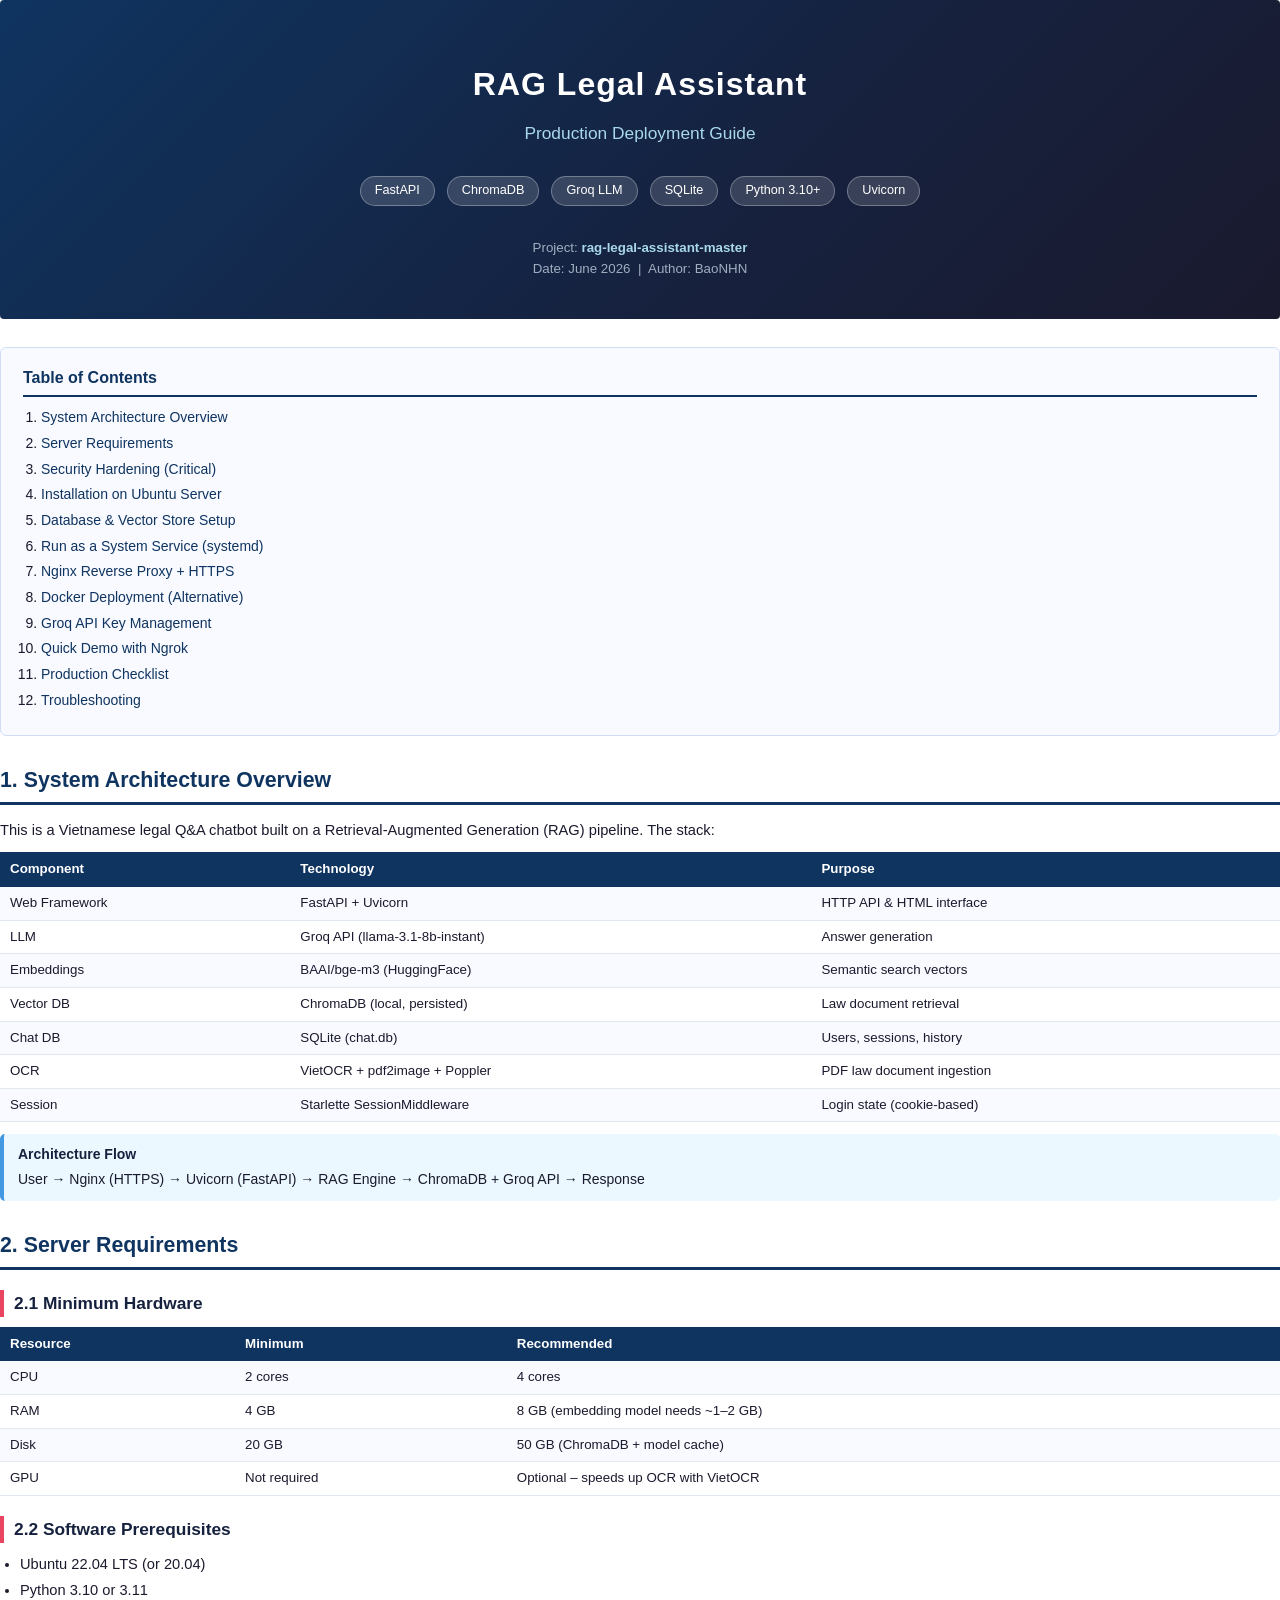
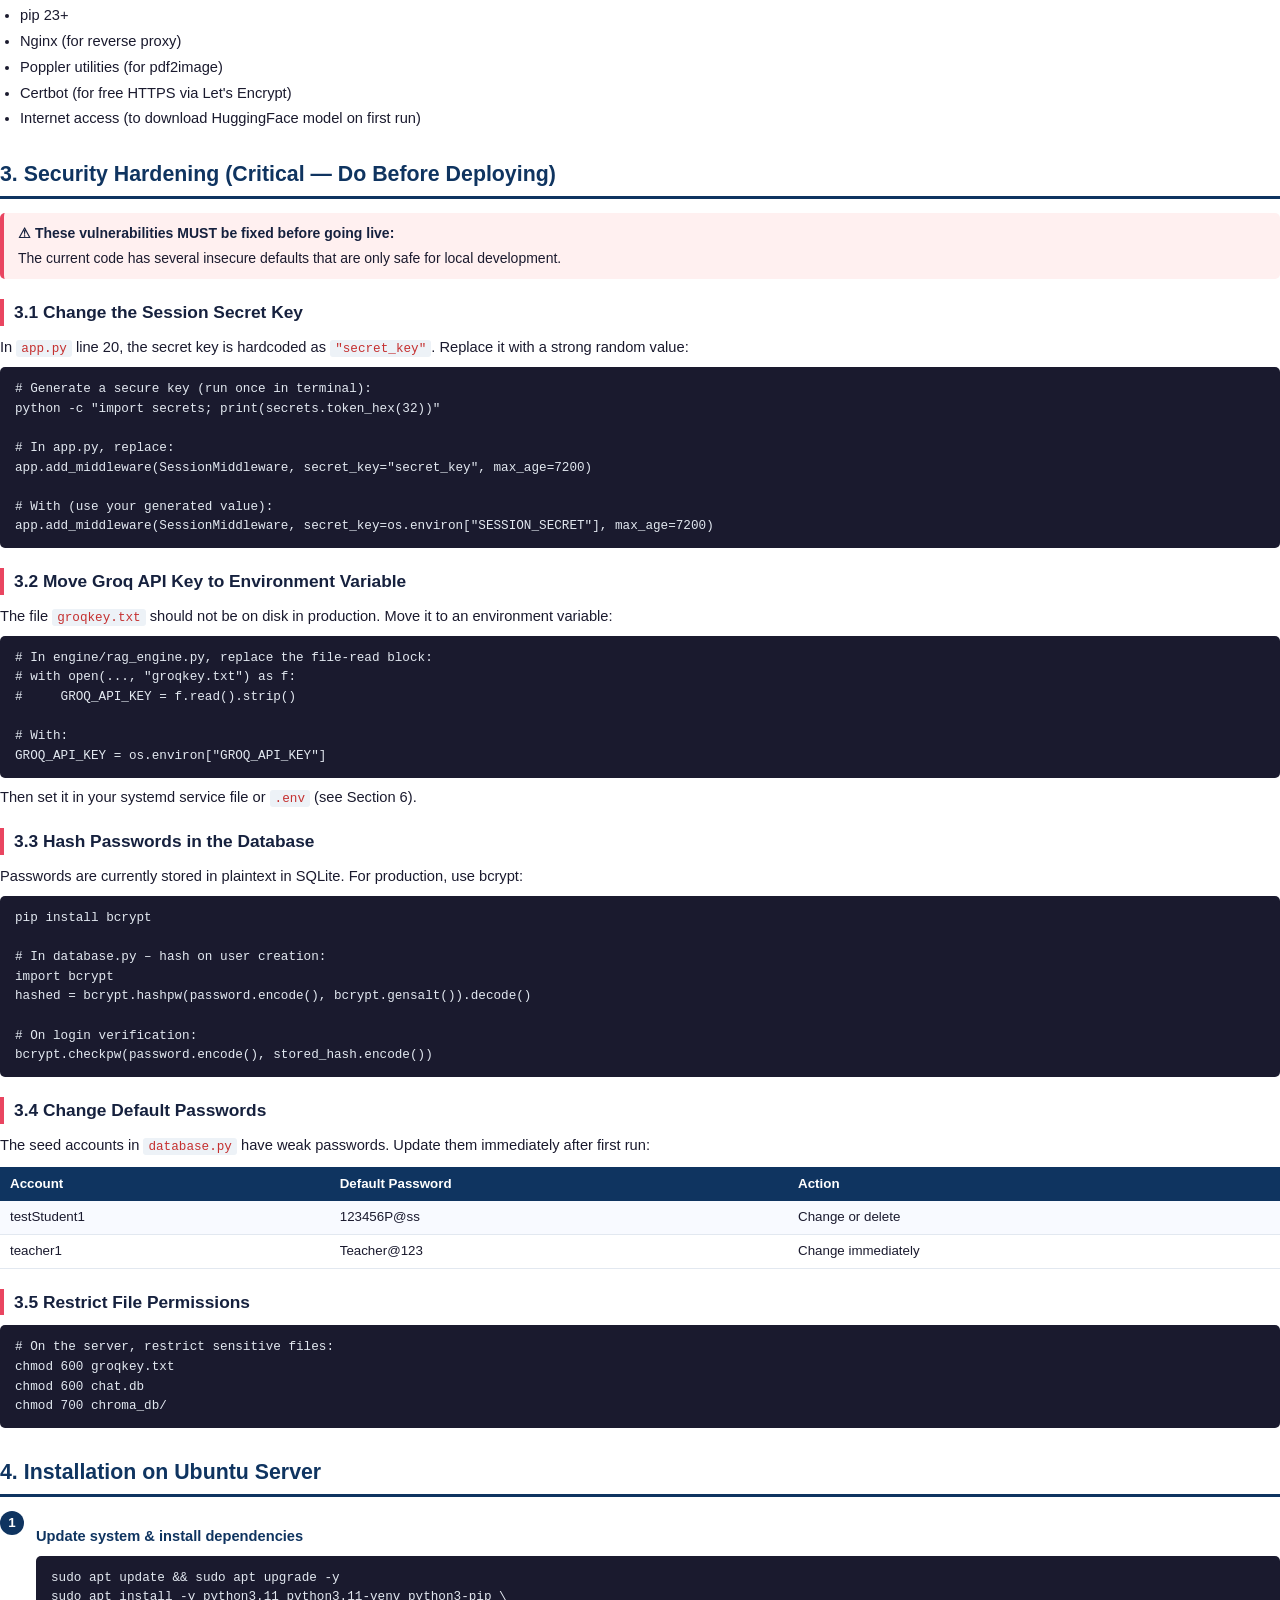
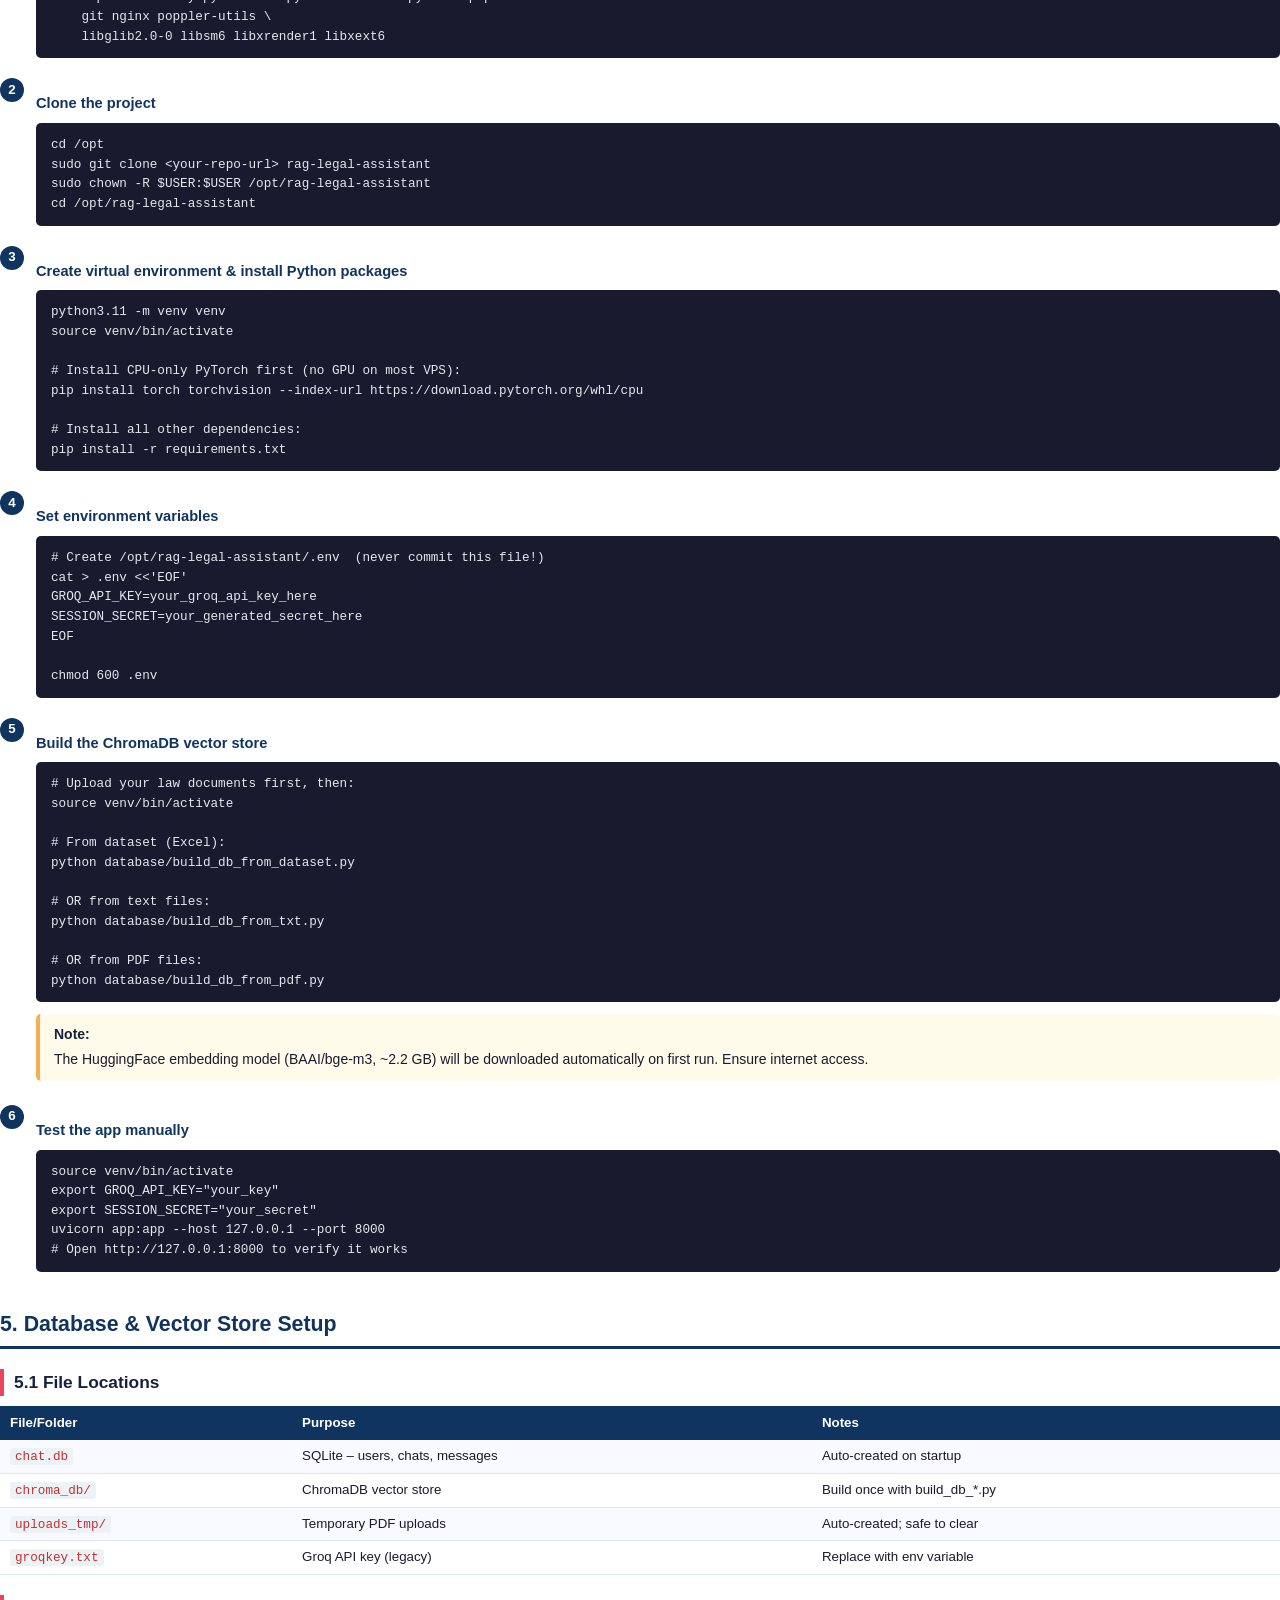
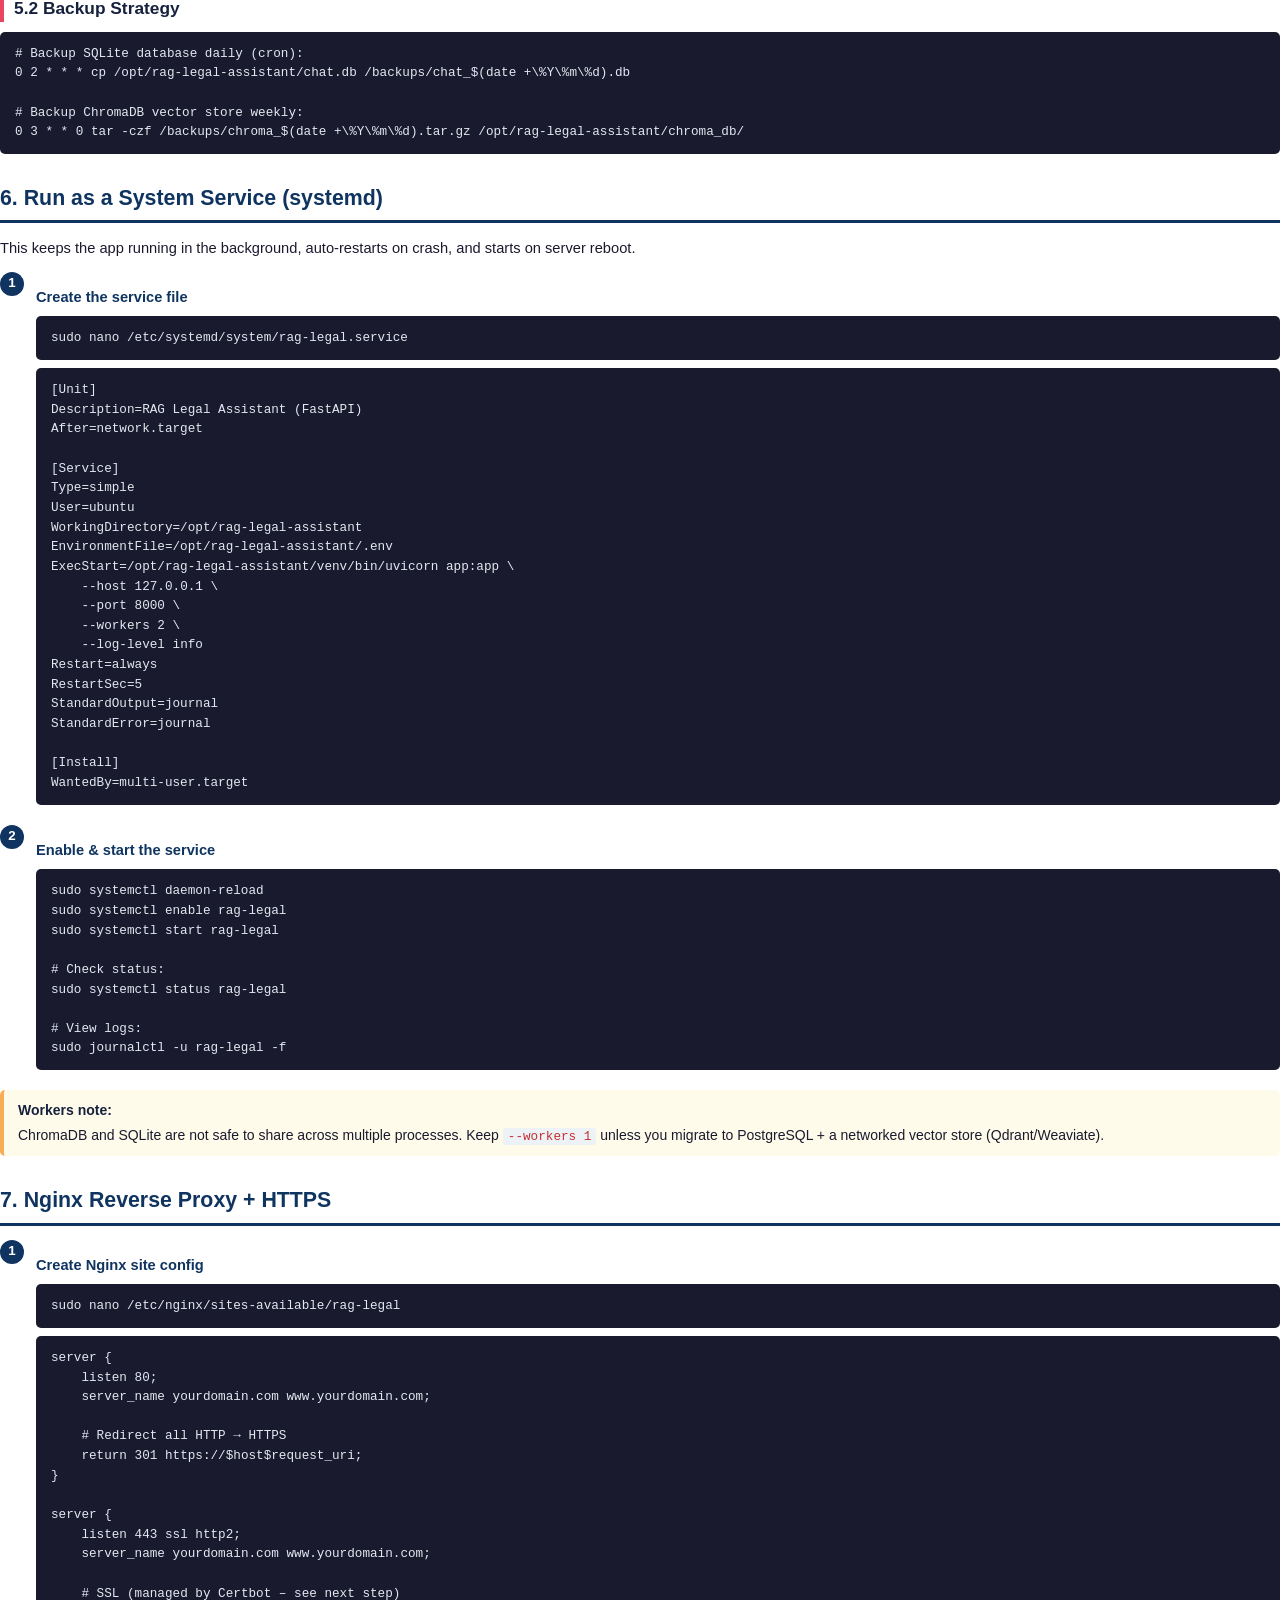
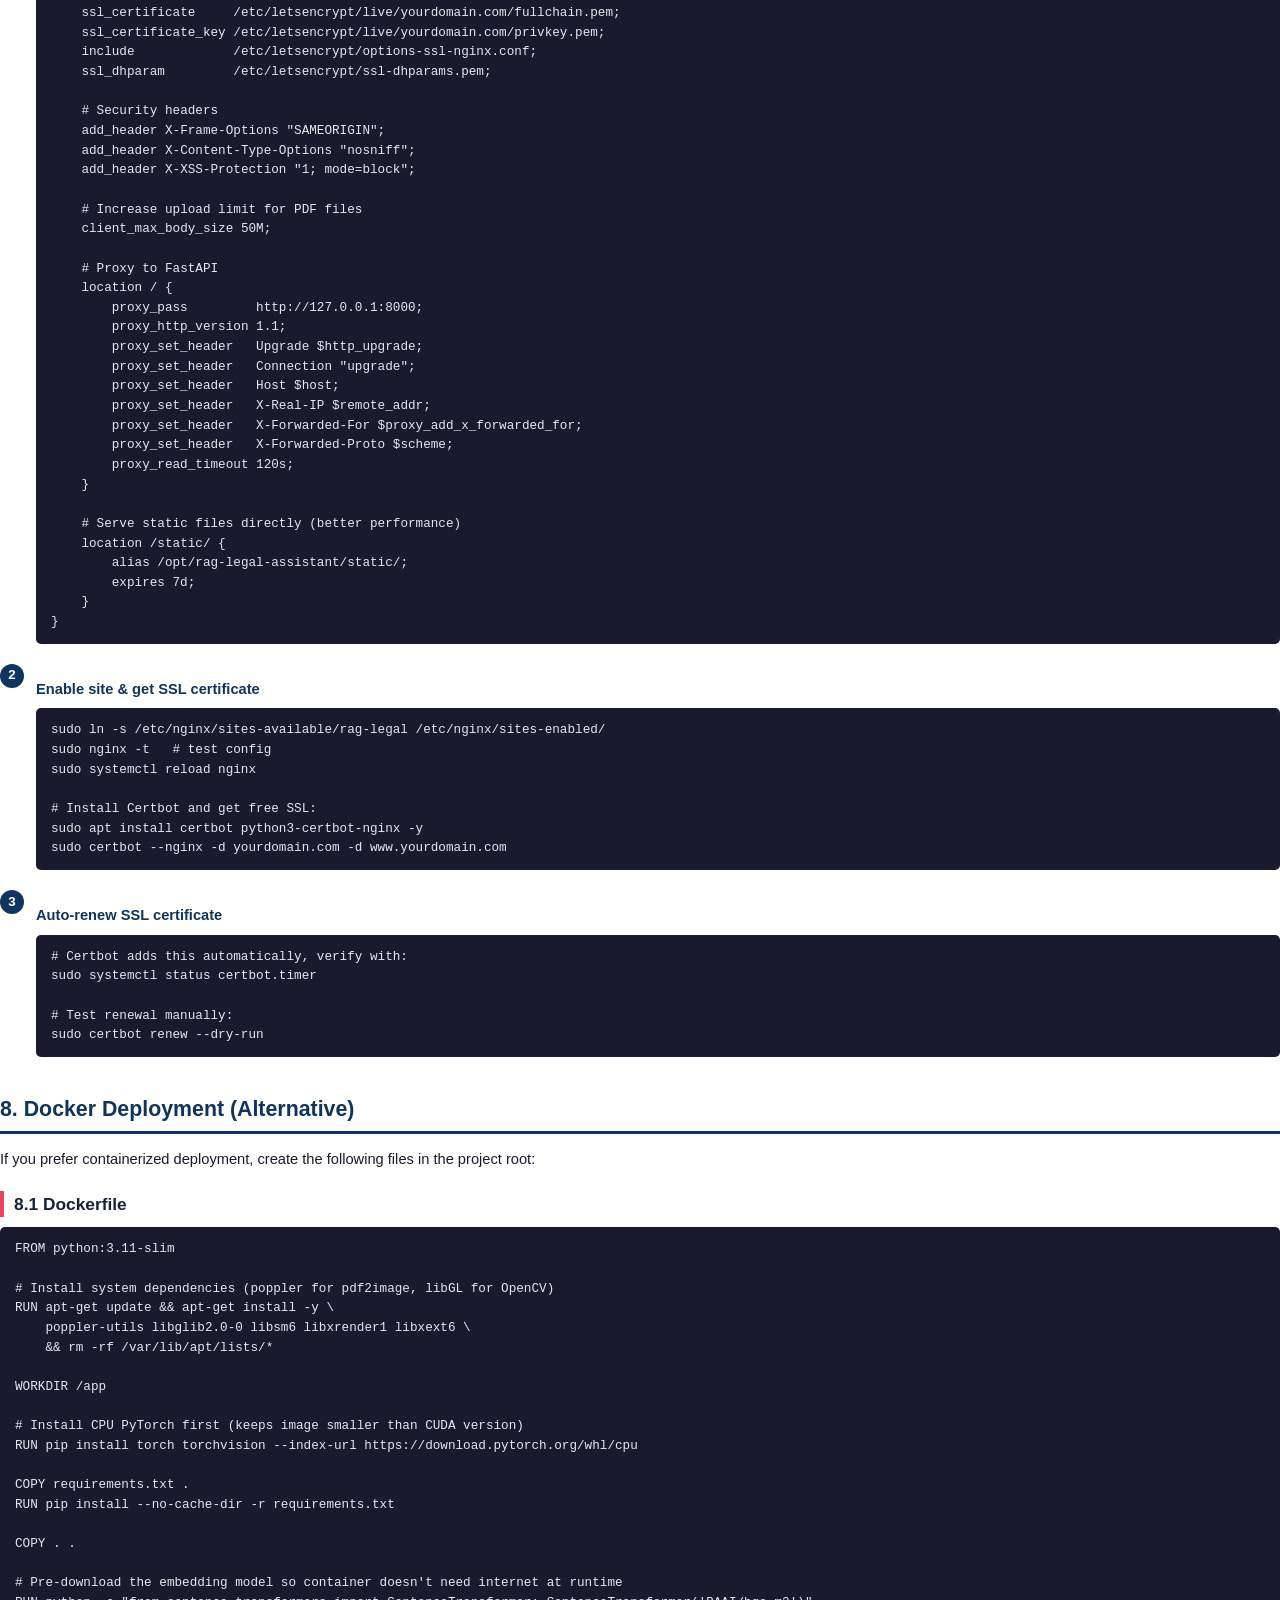
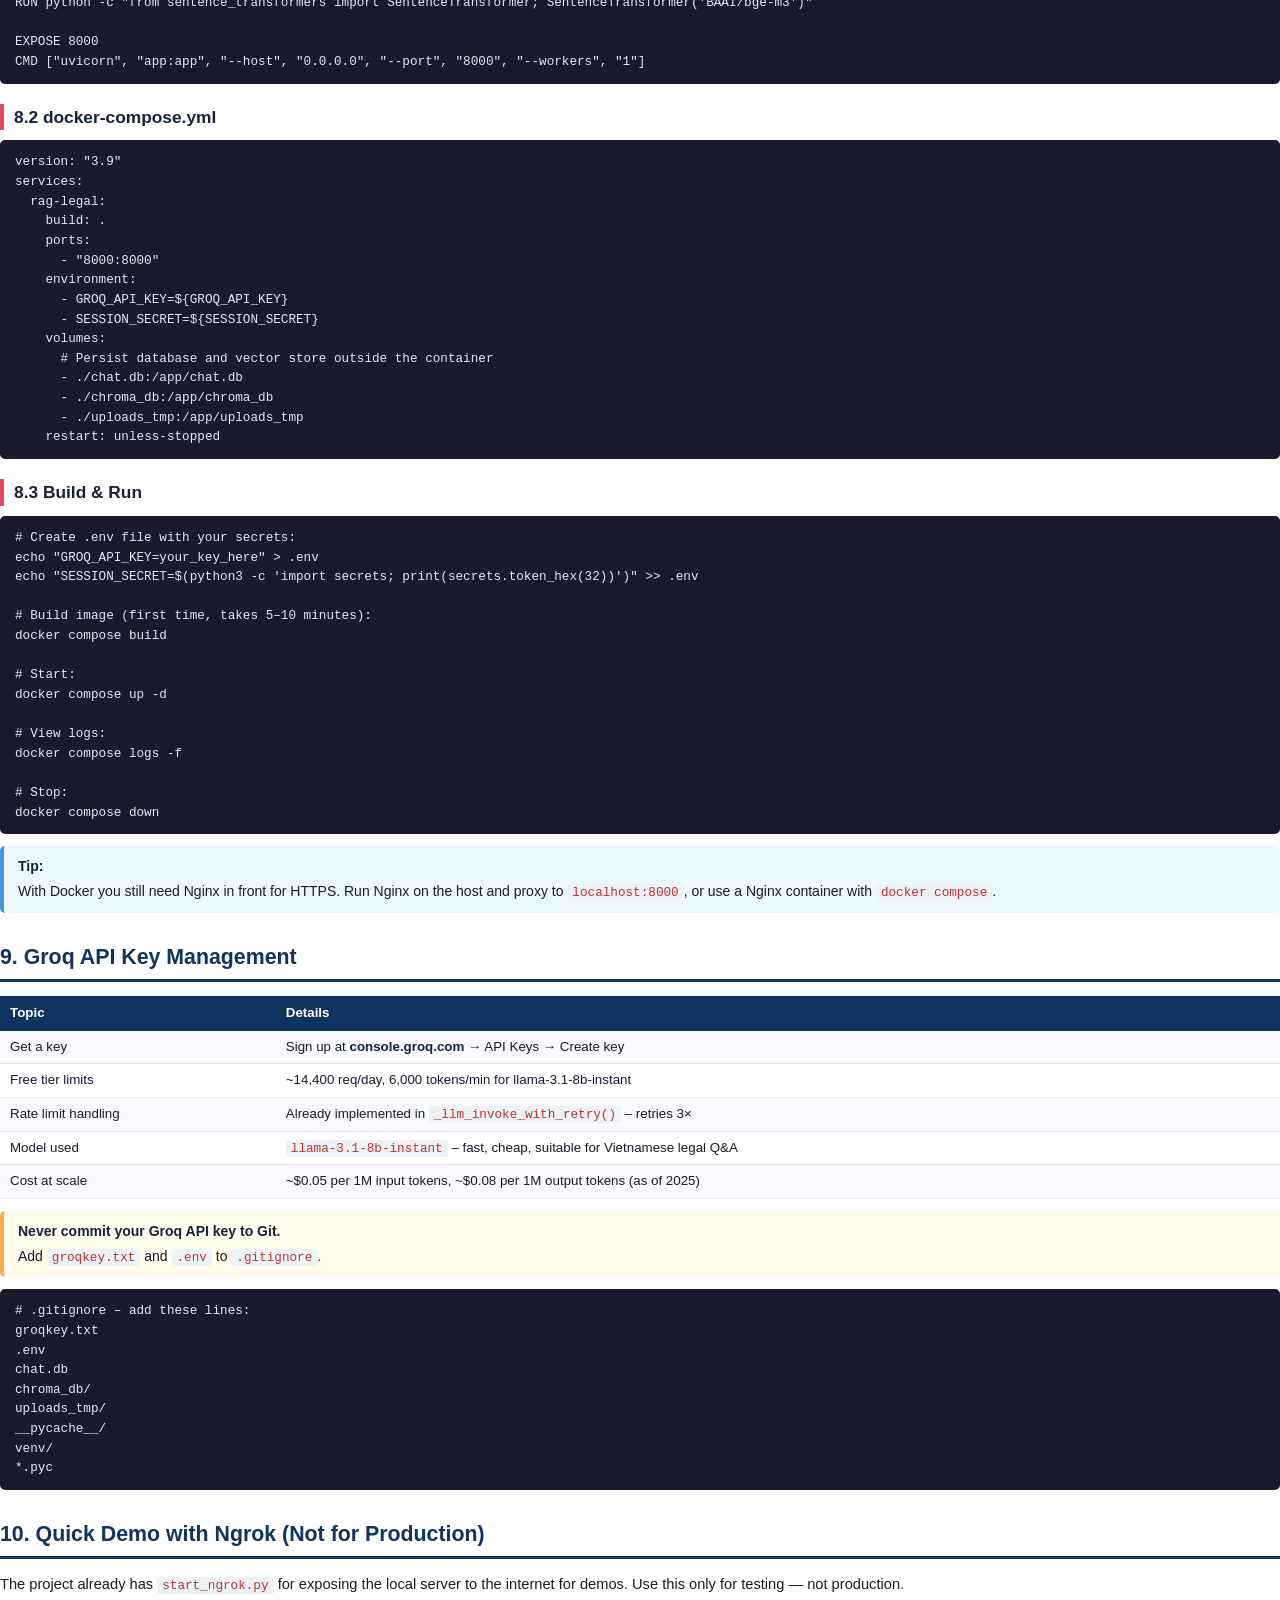
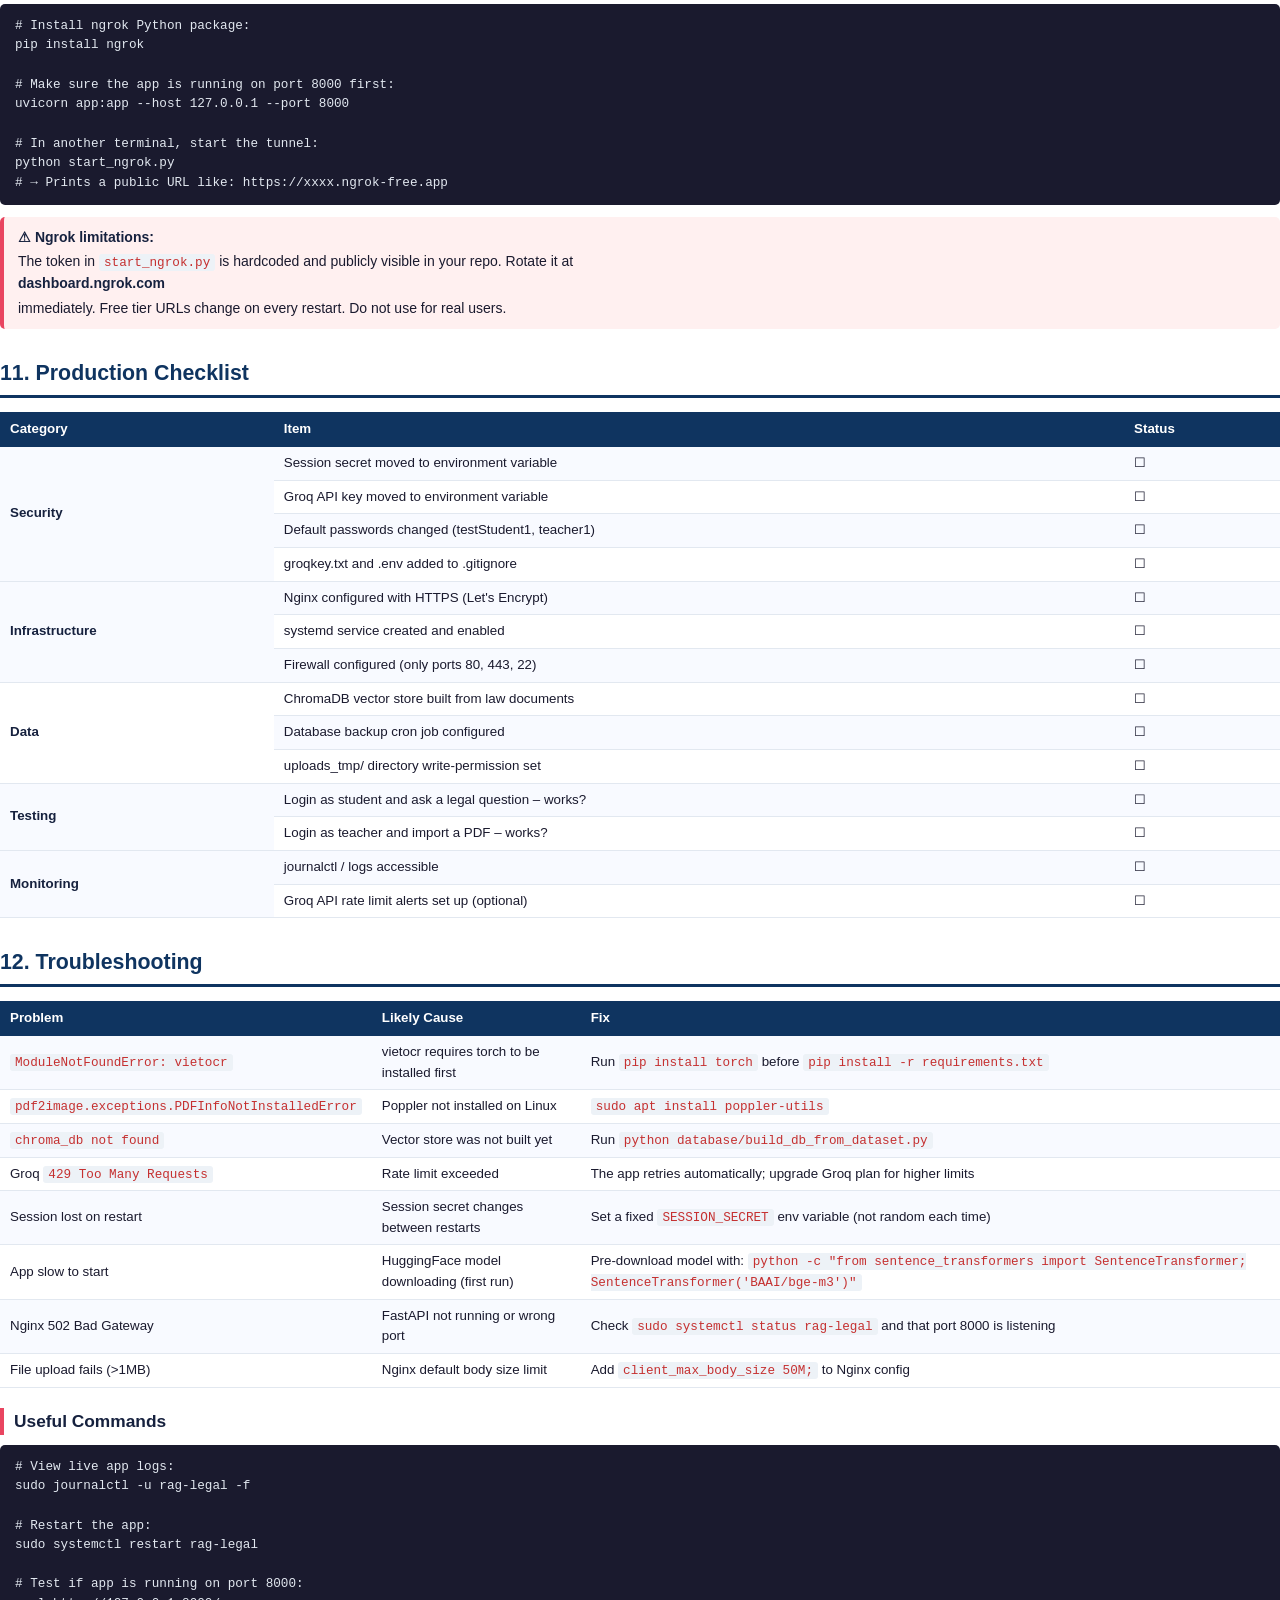
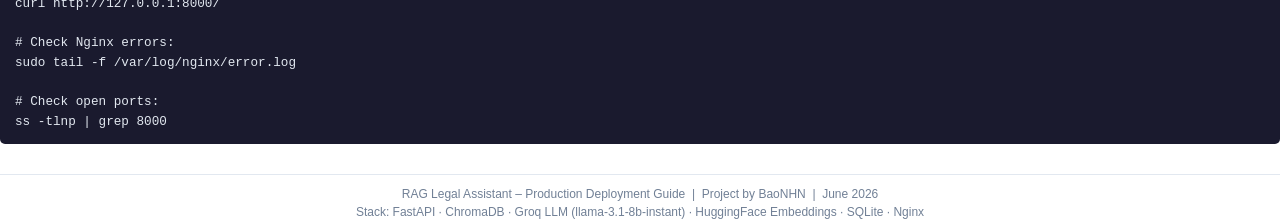
<file: deploy_guide.html>
<!DOCTYPE html>
<html lang="en">
<head>
<meta charset="UTF-8" />
<meta name="viewport" content="width=device-width, initial-scale=1.0"/>
<title>RAG Legal Assistant – Production Deployment Guide</title>
<style>
  @page { size: A4; margin: 20mm 18mm 20mm 18mm; }
  * { box-sizing: border-box; margin: 0; padding: 0; }
  body {
    font-family: 'Segoe UI', Arial, sans-serif;
    font-size: 11pt;
    line-height: 1.55;
    color: #1a1a2e;
    background: #fff;
  }
  /* Cover */
  .cover {
    text-align: center;
    padding: 60px 20px 40px;
    background: linear-gradient(135deg, #0f3460 0%, #16213e 60%, #1a1a2e 100%);
    color: #fff;
    border-radius: 4px;
    margin-bottom: 28px;
    page-break-after: always;
  }
  .cover h1 { font-size: 24pt; font-weight: 700; margin-bottom: 10px; letter-spacing: 1px; }
  .cover .subtitle { font-size: 13pt; color: #a8d8ea; margin-bottom: 30px; }
  .cover .badges { display: flex; justify-content: center; gap: 12px; flex-wrap: wrap; margin: 18px 0; }
  .badge { background: rgba(255,255,255,0.15); border: 1px solid rgba(255,255,255,0.3); border-radius: 20px; padding: 4px 14px; font-size: 9.5pt; }
  .cover .meta { margin-top: 32px; font-size: 10pt; color: #a0aec0; }

  /* TOC */
  .toc { background: #f8faff; border: 1px solid #d0ddf5; border-radius: 6px; padding: 18px 22px; margin-bottom: 24px; }
  .toc h2 { font-size: 12pt; color: #0f3460; margin-bottom: 10px; border-bottom: 2px solid #0f3460; padding-bottom: 4px; }
  .toc ol { padding-left: 18px; }
  .toc li { margin: 4px 0; font-size: 10.5pt; }
  .toc a { color: #0f3460; text-decoration: none; }

  /* Sections */
  h1.section { font-size: 16pt; color: #0f3460; border-bottom: 3px solid #0f3460; padding-bottom: 5px; margin: 28px 0 14px; }
  h2.section { font-size: 13pt; color: #16213e; border-left: 4px solid #e94560; padding-left: 10px; margin: 20px 0 10px; }
  h3.section { font-size: 11pt; color: #0f3460; margin: 14px 0 7px; }

  /* Alert boxes */
  .alert { border-radius: 5px; padding: 10px 14px; margin: 12px 0; font-size: 10.5pt; }
  .alert-danger  { background: #fff0f0; border-left: 4px solid #e94560; }
  .alert-warning { background: #fffbea; border-left: 4px solid #f6ad55; }
  .alert-info    { background: #ebf8ff; border-left: 4px solid #4299e1; }
  .alert-success { background: #f0fff4; border-left: 4px solid #48bb78; }
  .alert strong  { display: block; margin-bottom: 3px; }

  /* Code blocks */
  pre {
    background: #1a1a2e;
    color: #e2e8f0;
    border-radius: 5px;
    padding: 12px 15px;
    font-family: 'Consolas', 'Courier New', monospace;
    font-size: 9.5pt;
    overflow-x: auto;
    margin: 8px 0;
    white-space: pre-wrap;
    word-break: break-all;
  }
  code {
    background: #edf2f7;
    color: #c53030;
    border-radius: 3px;
    padding: 1px 5px;
    font-family: 'Consolas', 'Courier New', monospace;
    font-size: 9.5pt;
  }
  pre code { background: none; color: inherit; padding: 0; }

  /* Tables */
  table { width: 100%; border-collapse: collapse; margin: 10px 0; font-size: 10pt; }
  th { background: #0f3460; color: #fff; padding: 7px 10px; text-align: left; }
  td { padding: 6px 10px; border-bottom: 1px solid #e2e8f0; }
  tr:nth-child(even) td { background: #f8faff; }

  /* Steps */
  .step { display: flex; gap: 12px; margin: 12px 0; align-items: flex-start; }
  .step-num { background: #0f3460; color: #fff; border-radius: 50%; width: 24px; height: 24px; min-width: 24px; display: flex; align-items: center; justify-content: center; font-size: 10pt; font-weight: 700; }
  .step-body { flex: 1; }

  /* Page break helpers */
  .page-break { page-break-before: always; }
  .no-break { page-break-inside: avoid; }

  /* Footer */
  .footer { margin-top: 30px; text-align: center; font-size: 9pt; color: #718096; border-top: 1px solid #e2e8f0; padding-top: 10px; }

  ul, ol { padding-left: 20px; margin: 6px 0; }
  li { margin: 3px 0; }
  p { margin: 6px 0; }
  strong { color: #16213e; }
</style>
</head>
<body>

<!-- ══════════════════════════════════ COVER ══════════════════════════════════ -->
<div class="cover">
  <h1>RAG Legal Assistant</h1>
  <div class="subtitle">Production Deployment Guide</div>
  <div class="badges">
    <span class="badge">FastAPI</span>
    <span class="badge">ChromaDB</span>
    <span class="badge">Groq LLM</span>
    <span class="badge">SQLite</span>
    <span class="badge">Python 3.10+</span>
    <span class="badge">Uvicorn</span>
  </div>
  <div class="meta">
    Project: <strong style="color:#a8d8ea">rag-legal-assistant-master</strong><br/>
    Date: June 2026 &nbsp;|&nbsp; Author: BaoNHN
  </div>
</div>

<!-- ══════════════════════════════════ TOC ══════════════════════════════════ -->
<div class="toc">
  <h2>Table of Contents</h2>
  <ol>
    <li><a href="#arch">System Architecture Overview</a></li>
    <li><a href="#prereq">Server Requirements</a></li>
    <li><a href="#security">Security Hardening (Critical)</a></li>
    <li><a href="#install">Installation on Ubuntu Server</a></li>
    <li><a href="#db">Database &amp; Vector Store Setup</a></li>
    <li><a href="#systemd">Run as a System Service (systemd)</a></li>
    <li><a href="#nginx">Nginx Reverse Proxy + HTTPS</a></li>
    <li><a href="#docker">Docker Deployment (Alternative)</a></li>
    <li><a href="#groq">Groq API Key Management</a></li>
    <li><a href="#ngrok">Quick Demo with Ngrok</a></li>
    <li><a href="#checklist">Production Checklist</a></li>
    <li><a href="#troubleshoot">Troubleshooting</a></li>
  </ol>
</div>

<!-- ══════════════════════════════════ 1. ARCH ══════════════════════════════════ -->
<h1 class="section" id="arch">1. System Architecture Overview</h1>

<p>This is a Vietnamese legal Q&amp;A chatbot built on a Retrieval-Augmented Generation (RAG) pipeline. The stack:</p>

<table>
  <tr><th>Component</th><th>Technology</th><th>Purpose</th></tr>
  <tr><td>Web Framework</td><td>FastAPI + Uvicorn</td><td>HTTP API &amp; HTML interface</td></tr>
  <tr><td>LLM</td><td>Groq API (llama-3.1-8b-instant)</td><td>Answer generation</td></tr>
  <tr><td>Embeddings</td><td>BAAI/bge-m3 (HuggingFace)</td><td>Semantic search vectors</td></tr>
  <tr><td>Vector DB</td><td>ChromaDB (local, persisted)</td><td>Law document retrieval</td></tr>
  <tr><td>Chat DB</td><td>SQLite (chat.db)</td><td>Users, sessions, history</td></tr>
  <tr><td>OCR</td><td>VietOCR + pdf2image + Poppler</td><td>PDF law document ingestion</td></tr>
  <tr><td>Session</td><td>Starlette SessionMiddleware</td><td>Login state (cookie-based)</td></tr>
</table>

<div class="alert alert-info">
  <strong>Architecture Flow</strong>
  User → Nginx (HTTPS) → Uvicorn (FastAPI) → RAG Engine → ChromaDB + Groq API → Response
</div>

<!-- ══════════════════════════════════ 2. PREREQ ══════════════════════════════════ -->
<h1 class="section" id="prereq">2. Server Requirements</h1>

<h2 class="section">2.1 Minimum Hardware</h2>
<table>
  <tr><th>Resource</th><th>Minimum</th><th>Recommended</th></tr>
  <tr><td>CPU</td><td>2 cores</td><td>4 cores</td></tr>
  <tr><td>RAM</td><td>4 GB</td><td>8 GB (embedding model needs ~1–2 GB)</td></tr>
  <tr><td>Disk</td><td>20 GB</td><td>50 GB (ChromaDB + model cache)</td></tr>
  <tr><td>GPU</td><td>Not required</td><td>Optional – speeds up OCR with VietOCR</td></tr>
</table>

<h2 class="section">2.2 Software Prerequisites</h2>
<ul>
  <li>Ubuntu 22.04 LTS (or 20.04)</li>
  <li>Python 3.10 or 3.11</li>
  <li>pip 23+</li>
  <li>Nginx (for reverse proxy)</li>
  <li>Poppler utilities (for pdf2image)</li>
  <li>Certbot (for free HTTPS via Let's Encrypt)</li>
  <li>Internet access (to download HuggingFace model on first run)</li>
</ul>

<!-- ══════════════════════════════════ 3. SECURITY ══════════════════════════════════ -->
<div class="page-break"></div>
<h1 class="section" id="security">3. Security Hardening (Critical — Do Before Deploying)</h1>

<div class="alert alert-danger">
  <strong>⚠ These vulnerabilities MUST be fixed before going live:</strong>
  The current code has several insecure defaults that are only safe for local development.
</div>

<h2 class="section">3.1 Change the Session Secret Key</h2>
<p>In <code>app.py</code> line 20, the secret key is hardcoded as <code>"secret_key"</code>. Replace it with a strong random value:</p>
<pre><code># Generate a secure key (run once in terminal):
python -c "import secrets; print(secrets.token_hex(32))"

# In app.py, replace:
app.add_middleware(SessionMiddleware, secret_key="secret_key", max_age=7200)

# With (use your generated value):
app.add_middleware(SessionMiddleware, secret_key=os.environ["SESSION_SECRET"], max_age=7200)</code></pre>

<h2 class="section">3.2 Move Groq API Key to Environment Variable</h2>
<p>The file <code>groqkey.txt</code> should not be on disk in production. Move it to an environment variable:</p>
<pre><code># In engine/rag_engine.py, replace the file-read block:
# with open(..., "groqkey.txt") as f:
#     GROQ_API_KEY = f.read().strip()

# With:
GROQ_API_KEY = os.environ["GROQ_API_KEY"]</code></pre>
<p>Then set it in your systemd service file or <code>.env</code> (see Section 6).</p>

<h2 class="section">3.3 Hash Passwords in the Database</h2>
<p>Passwords are currently stored in plaintext in SQLite. For production, use bcrypt:</p>
<pre><code>pip install bcrypt

# In database.py – hash on user creation:
import bcrypt
hashed = bcrypt.hashpw(password.encode(), bcrypt.gensalt()).decode()

# On login verification:
bcrypt.checkpw(password.encode(), stored_hash.encode())</code></pre>

<h2 class="section">3.4 Change Default Passwords</h2>
<p>The seed accounts in <code>database.py</code> have weak passwords. Update them immediately after first run:</p>
<table>
  <tr><th>Account</th><th>Default Password</th><th>Action</th></tr>
  <tr><td>testStudent1</td><td>123456P@ss</td><td>Change or delete</td></tr>
  <tr><td>teacher1</td><td>Teacher@123</td><td>Change immediately</td></tr>
</table>

<h2 class="section">3.5 Restrict File Permissions</h2>
<pre><code># On the server, restrict sensitive files:
chmod 600 groqkey.txt
chmod 600 chat.db
chmod 700 chroma_db/</code></pre>

<!-- ══════════════════════════════════ 4. INSTALL ══════════════════════════════════ -->
<div class="page-break"></div>
<h1 class="section" id="install">4. Installation on Ubuntu Server</h1>

<div class="step">
  <div class="step-num">1</div>
  <div class="step-body">
    <h3 class="section">Update system &amp; install dependencies</h3>
<pre><code>sudo apt update && sudo apt upgrade -y
sudo apt install -y python3.11 python3.11-venv python3-pip \
    git nginx poppler-utils \
    libglib2.0-0 libsm6 libxrender1 libxext6</code></pre>
  </div>
</div>

<div class="step">
  <div class="step-num">2</div>
  <div class="step-body">
    <h3 class="section">Clone the project</h3>
<pre><code>cd /opt
sudo git clone &lt;your-repo-url&gt; rag-legal-assistant
sudo chown -R $USER:$USER /opt/rag-legal-assistant
cd /opt/rag-legal-assistant</code></pre>
  </div>
</div>

<div class="step">
  <div class="step-num">3</div>
  <div class="step-body">
    <h3 class="section">Create virtual environment &amp; install Python packages</h3>
<pre><code>python3.11 -m venv venv
source venv/bin/activate

# Install CPU-only PyTorch first (no GPU on most VPS):
pip install torch torchvision --index-url https://download.pytorch.org/whl/cpu

# Install all other dependencies:
pip install -r requirements.txt</code></pre>
  </div>
</div>

<div class="step">
  <div class="step-num">4</div>
  <div class="step-body">
    <h3 class="section">Set environment variables</h3>
<pre><code># Create /opt/rag-legal-assistant/.env  (never commit this file!)
cat &gt; .env &lt;&lt;'EOF'
GROQ_API_KEY=your_groq_api_key_here
SESSION_SECRET=your_generated_secret_here
EOF

chmod 600 .env</code></pre>
  </div>
</div>

<div class="step">
  <div class="step-num">5</div>
  <div class="step-body">
    <h3 class="section">Build the ChromaDB vector store</h3>
<pre><code># Upload your law documents first, then:
source venv/bin/activate

# From dataset (Excel):
python database/build_db_from_dataset.py

# OR from text files:
python database/build_db_from_txt.py

# OR from PDF files:
python database/build_db_from_pdf.py</code></pre>
    <div class="alert alert-warning">
      <strong>Note:</strong> The HuggingFace embedding model (BAAI/bge-m3, ~2.2 GB) will be downloaded automatically on first run. Ensure internet access.
    </div>
  </div>
</div>

<div class="step">
  <div class="step-num">6</div>
  <div class="step-body">
    <h3 class="section">Test the app manually</h3>
<pre><code>source venv/bin/activate
export GROQ_API_KEY="your_key"
export SESSION_SECRET="your_secret"
uvicorn app:app --host 127.0.0.1 --port 8000
# Open http://127.0.0.1:8000 to verify it works</code></pre>
  </div>
</div>

<!-- ══════════════════════════════════ 5. DB ══════════════════════════════════ -->
<h1 class="section" id="db">5. Database &amp; Vector Store Setup</h1>

<h2 class="section">5.1 File Locations</h2>
<table>
  <tr><th>File/Folder</th><th>Purpose</th><th>Notes</th></tr>
  <tr><td><code>chat.db</code></td><td>SQLite – users, chats, messages</td><td>Auto-created on startup</td></tr>
  <tr><td><code>chroma_db/</code></td><td>ChromaDB vector store</td><td>Build once with build_db_*.py</td></tr>
  <tr><td><code>uploads_tmp/</code></td><td>Temporary PDF uploads</td><td>Auto-created; safe to clear</td></tr>
  <tr><td><code>groqkey.txt</code></td><td>Groq API key (legacy)</td><td>Replace with env variable</td></tr>
</table>

<h2 class="section">5.2 Backup Strategy</h2>
<pre><code># Backup SQLite database daily (cron):
0 2 * * * cp /opt/rag-legal-assistant/chat.db /backups/chat_$(date +\%Y\%m\%d).db

# Backup ChromaDB vector store weekly:
0 3 * * 0 tar -czf /backups/chroma_$(date +\%Y\%m\%d).tar.gz /opt/rag-legal-assistant/chroma_db/</code></pre>

<!-- ══════════════════════════════════ 6. SYSTEMD ══════════════════════════════════ -->
<div class="page-break"></div>
<h1 class="section" id="systemd">6. Run as a System Service (systemd)</h1>

<p>This keeps the app running in the background, auto-restarts on crash, and starts on server reboot.</p>

<div class="step">
  <div class="step-num">1</div>
  <div class="step-body">
    <h3 class="section">Create the service file</h3>
<pre><code>sudo nano /etc/systemd/system/rag-legal.service</code></pre>
<pre><code>[Unit]
Description=RAG Legal Assistant (FastAPI)
After=network.target

[Service]
Type=simple
User=ubuntu
WorkingDirectory=/opt/rag-legal-assistant
EnvironmentFile=/opt/rag-legal-assistant/.env
ExecStart=/opt/rag-legal-assistant/venv/bin/uvicorn app:app \
    --host 127.0.0.1 \
    --port 8000 \
    --workers 2 \
    --log-level info
Restart=always
RestartSec=5
StandardOutput=journal
StandardError=journal

[Install]
WantedBy=multi-user.target</code></pre>
  </div>
</div>

<div class="step">
  <div class="step-num">2</div>
  <div class="step-body">
    <h3 class="section">Enable &amp; start the service</h3>
<pre><code>sudo systemctl daemon-reload
sudo systemctl enable rag-legal
sudo systemctl start rag-legal

# Check status:
sudo systemctl status rag-legal

# View logs:
sudo journalctl -u rag-legal -f</code></pre>
  </div>
</div>

<div class="alert alert-warning">
  <strong>Workers note:</strong> ChromaDB and SQLite are not safe to share across multiple processes. Keep <code>--workers 1</code> unless you migrate to PostgreSQL + a networked vector store (Qdrant/Weaviate).
</div>

<!-- ══════════════════════════════════ 7. NGINX ══════════════════════════════════ -->
<h1 class="section" id="nginx">7. Nginx Reverse Proxy + HTTPS</h1>

<div class="step">
  <div class="step-num">1</div>
  <div class="step-body">
    <h3 class="section">Create Nginx site config</h3>
<pre><code>sudo nano /etc/nginx/sites-available/rag-legal</code></pre>
<pre><code>server {
    listen 80;
    server_name yourdomain.com www.yourdomain.com;

    # Redirect all HTTP → HTTPS
    return 301 https://$host$request_uri;
}

server {
    listen 443 ssl http2;
    server_name yourdomain.com www.yourdomain.com;

    # SSL (managed by Certbot – see next step)
    ssl_certificate     /etc/letsencrypt/live/yourdomain.com/fullchain.pem;
    ssl_certificate_key /etc/letsencrypt/live/yourdomain.com/privkey.pem;
    include             /etc/letsencrypt/options-ssl-nginx.conf;
    ssl_dhparam         /etc/letsencrypt/ssl-dhparams.pem;

    # Security headers
    add_header X-Frame-Options "SAMEORIGIN";
    add_header X-Content-Type-Options "nosniff";
    add_header X-XSS-Protection "1; mode=block";

    # Increase upload limit for PDF files
    client_max_body_size 50M;

    # Proxy to FastAPI
    location / {
        proxy_pass         http://127.0.0.1:8000;
        proxy_http_version 1.1;
        proxy_set_header   Upgrade $http_upgrade;
        proxy_set_header   Connection "upgrade";
        proxy_set_header   Host $host;
        proxy_set_header   X-Real-IP $remote_addr;
        proxy_set_header   X-Forwarded-For $proxy_add_x_forwarded_for;
        proxy_set_header   X-Forwarded-Proto $scheme;
        proxy_read_timeout 120s;
    }

    # Serve static files directly (better performance)
    location /static/ {
        alias /opt/rag-legal-assistant/static/;
        expires 7d;
    }
}</code></pre>
  </div>
</div>

<div class="step">
  <div class="step-num">2</div>
  <div class="step-body">
    <h3 class="section">Enable site &amp; get SSL certificate</h3>
<pre><code>sudo ln -s /etc/nginx/sites-available/rag-legal /etc/nginx/sites-enabled/
sudo nginx -t   # test config
sudo systemctl reload nginx

# Install Certbot and get free SSL:
sudo apt install certbot python3-certbot-nginx -y
sudo certbot --nginx -d yourdomain.com -d www.yourdomain.com</code></pre>
  </div>
</div>

<div class="step">
  <div class="step-num">3</div>
  <div class="step-body">
    <h3 class="section">Auto-renew SSL certificate</h3>
<pre><code># Certbot adds this automatically, verify with:
sudo systemctl status certbot.timer

# Test renewal manually:
sudo certbot renew --dry-run</code></pre>
  </div>
</div>

<!-- ══════════════════════════════════ 8. DOCKER ══════════════════════════════════ -->
<div class="page-break"></div>
<h1 class="section" id="docker">8. Docker Deployment (Alternative)</h1>

<p>If you prefer containerized deployment, create the following files in the project root:</p>

<h2 class="section">8.1 Dockerfile</h2>
<pre><code>FROM python:3.11-slim

# Install system dependencies (poppler for pdf2image, libGL for OpenCV)
RUN apt-get update && apt-get install -y \
    poppler-utils libglib2.0-0 libsm6 libxrender1 libxext6 \
    && rm -rf /var/lib/apt/lists/*

WORKDIR /app

# Install CPU PyTorch first (keeps image smaller than CUDA version)
RUN pip install torch torchvision --index-url https://download.pytorch.org/whl/cpu

COPY requirements.txt .
RUN pip install --no-cache-dir -r requirements.txt

COPY . .

# Pre-download the embedding model so container doesn't need internet at runtime
RUN python -c "from sentence_transformers import SentenceTransformer; SentenceTransformer('BAAI/bge-m3')"

EXPOSE 8000
CMD ["uvicorn", "app:app", "--host", "0.0.0.0", "--port", "8000", "--workers", "1"]</code></pre>

<h2 class="section">8.2 docker-compose.yml</h2>
<pre><code>version: "3.9"
services:
  rag-legal:
    build: .
    ports:
      - "8000:8000"
    environment:
      - GROQ_API_KEY=${GROQ_API_KEY}
      - SESSION_SECRET=${SESSION_SECRET}
    volumes:
      # Persist database and vector store outside the container
      - ./chat.db:/app/chat.db
      - ./chroma_db:/app/chroma_db
      - ./uploads_tmp:/app/uploads_tmp
    restart: unless-stopped</code></pre>

<h2 class="section">8.3 Build &amp; Run</h2>
<pre><code># Create .env file with your secrets:
echo "GROQ_API_KEY=your_key_here" > .env
echo "SESSION_SECRET=$(python3 -c 'import secrets; print(secrets.token_hex(32))')" >> .env

# Build image (first time, takes 5–10 minutes):
docker compose build

# Start:
docker compose up -d

# View logs:
docker compose logs -f

# Stop:
docker compose down</code></pre>

<div class="alert alert-info">
  <strong>Tip:</strong> With Docker you still need Nginx in front for HTTPS. Run Nginx on the host and proxy to <code>localhost:8000</code>, or use a Nginx container with <code>docker compose</code>.
</div>

<!-- ══════════════════════════════════ 9. GROQ ══════════════════════════════════ -->
<h1 class="section" id="groq">9. Groq API Key Management</h1>

<table>
  <tr><th>Topic</th><th>Details</th></tr>
  <tr><td>Get a key</td><td>Sign up at <strong>console.groq.com</strong> → API Keys → Create key</td></tr>
  <tr><td>Free tier limits</td><td>~14,400 req/day, 6,000 tokens/min for llama-3.1-8b-instant</td></tr>
  <tr><td>Rate limit handling</td><td>Already implemented in <code>_llm_invoke_with_retry()</code> – retries 3×</td></tr>
  <tr><td>Model used</td><td><code>llama-3.1-8b-instant</code> – fast, cheap, suitable for Vietnamese legal Q&amp;A</td></tr>
  <tr><td>Cost at scale</td><td>~$0.05 per 1M input tokens, ~$0.08 per 1M output tokens (as of 2025)</td></tr>
</table>

<div class="alert alert-warning">
  <strong>Never commit your Groq API key to Git.</strong> Add <code>groqkey.txt</code> and <code>.env</code> to <code>.gitignore</code>.
</div>

<pre><code># .gitignore – add these lines:
groqkey.txt
.env
chat.db
chroma_db/
uploads_tmp/
__pycache__/
venv/
*.pyc</code></pre>

<!-- ══════════════════════════════════ 10. NGROK ══════════════════════════════════ -->
<h1 class="section" id="ngrok">10. Quick Demo with Ngrok (Not for Production)</h1>

<p>The project already has <code>start_ngrok.py</code> for exposing the local server to the internet for demos. Use this only for testing — not production.</p>

<pre><code># Install ngrok Python package:
pip install ngrok

# Make sure the app is running on port 8000 first:
uvicorn app:app --host 127.0.0.1 --port 8000

# In another terminal, start the tunnel:
python start_ngrok.py
# → Prints a public URL like: https://xxxx.ngrok-free.app</code></pre>

<div class="alert alert-danger">
  <strong>⚠ Ngrok limitations:</strong> The token in <code>start_ngrok.py</code> is hardcoded and publicly visible in your repo. Rotate it at <strong>dashboard.ngrok.com</strong> immediately. Free tier URLs change on every restart. Do not use for real users.
</div>

<!-- ══════════════════════════════════ 11. CHECKLIST ══════════════════════════════════ -->
<div class="page-break"></div>
<h1 class="section" id="checklist">11. Production Checklist</h1>

<table>
  <tr><th>Category</th><th>Item</th><th>Status</th></tr>
  <tr><td rowspan="4"><strong>Security</strong></td><td>Session secret moved to environment variable</td><td>☐</td></tr>
  <tr><td>Groq API key moved to environment variable</td><td>☐</td></tr>
  <tr><td>Default passwords changed (testStudent1, teacher1)</td><td>☐</td></tr>
  <tr><td>groqkey.txt and .env added to .gitignore</td><td>☐</td></tr>
  <tr><td rowspan="3"><strong>Infrastructure</strong></td><td>Nginx configured with HTTPS (Let's Encrypt)</td><td>☐</td></tr>
  <tr><td>systemd service created and enabled</td><td>☐</td></tr>
  <tr><td>Firewall configured (only ports 80, 443, 22)</td><td>☐</td></tr>
  <tr><td rowspan="3"><strong>Data</strong></td><td>ChromaDB vector store built from law documents</td><td>☐</td></tr>
  <tr><td>Database backup cron job configured</td><td>☐</td></tr>
  <tr><td>uploads_tmp/ directory write-permission set</td><td>☐</td></tr>
  <tr><td rowspan="2"><strong>Testing</strong></td><td>Login as student and ask a legal question – works?</td><td>☐</td></tr>
  <tr><td>Login as teacher and import a PDF – works?</td><td>☐</td></tr>
  <tr><td rowspan="2"><strong>Monitoring</strong></td><td>journalctl / logs accessible</td><td>☐</td></tr>
  <tr><td>Groq API rate limit alerts set up (optional)</td><td>☐</td></tr>
</table>

<!-- ══════════════════════════════════ 12. TROUBLESHOOT ══════════════════════════════════ -->
<h1 class="section" id="troubleshoot">12. Troubleshooting</h1>

<table>
  <tr><th>Problem</th><th>Likely Cause</th><th>Fix</th></tr>
  <tr><td><code>ModuleNotFoundError: vietocr</code></td><td>vietocr requires torch to be installed first</td><td>Run <code>pip install torch</code> before <code>pip install -r requirements.txt</code></td></tr>
  <tr><td><code>pdf2image.exceptions.PDFInfoNotInstalledError</code></td><td>Poppler not installed on Linux</td><td><code>sudo apt install poppler-utils</code></td></tr>
  <tr><td><code>chroma_db not found</code></td><td>Vector store was not built yet</td><td>Run <code>python database/build_db_from_dataset.py</code></td></tr>
  <tr><td>Groq <code>429 Too Many Requests</code></td><td>Rate limit exceeded</td><td>The app retries automatically; upgrade Groq plan for higher limits</td></tr>
  <tr><td>Session lost on restart</td><td>Session secret changes between restarts</td><td>Set a fixed <code>SESSION_SECRET</code> env variable (not random each time)</td></tr>
  <tr><td>App slow to start</td><td>HuggingFace model downloading (first run)</td><td>Pre-download model with: <code>python -c "from sentence_transformers import SentenceTransformer; SentenceTransformer('BAAI/bge-m3')"</code></td></tr>
  <tr><td>Nginx 502 Bad Gateway</td><td>FastAPI not running or wrong port</td><td>Check <code>sudo systemctl status rag-legal</code> and that port 8000 is listening</td></tr>
  <tr><td>File upload fails (&gt;1MB)</td><td>Nginx default body size limit</td><td>Add <code>client_max_body_size 50M;</code> to Nginx config</td></tr>
</table>

<h2 class="section">Useful Commands</h2>
<pre><code># View live app logs:
sudo journalctl -u rag-legal -f

# Restart the app:
sudo systemctl restart rag-legal

# Test if app is running on port 8000:
curl http://127.0.0.1:8000/

# Check Nginx errors:
sudo tail -f /var/log/nginx/error.log

# Check open ports:
ss -tlnp | grep 8000</code></pre>

<!-- ══════════════════════════════════ FOOTER ══════════════════════════════════ -->
<div class="footer">
  RAG Legal Assistant – Production Deployment Guide &nbsp;|&nbsp; Project by BaoNHN &nbsp;|&nbsp; June 2026<br/>
  Stack: FastAPI · ChromaDB · Groq LLM (llama-3.1-8b-instant) · HuggingFace Embeddings · SQLite · Nginx
</div>

</body>
</html>
</file>
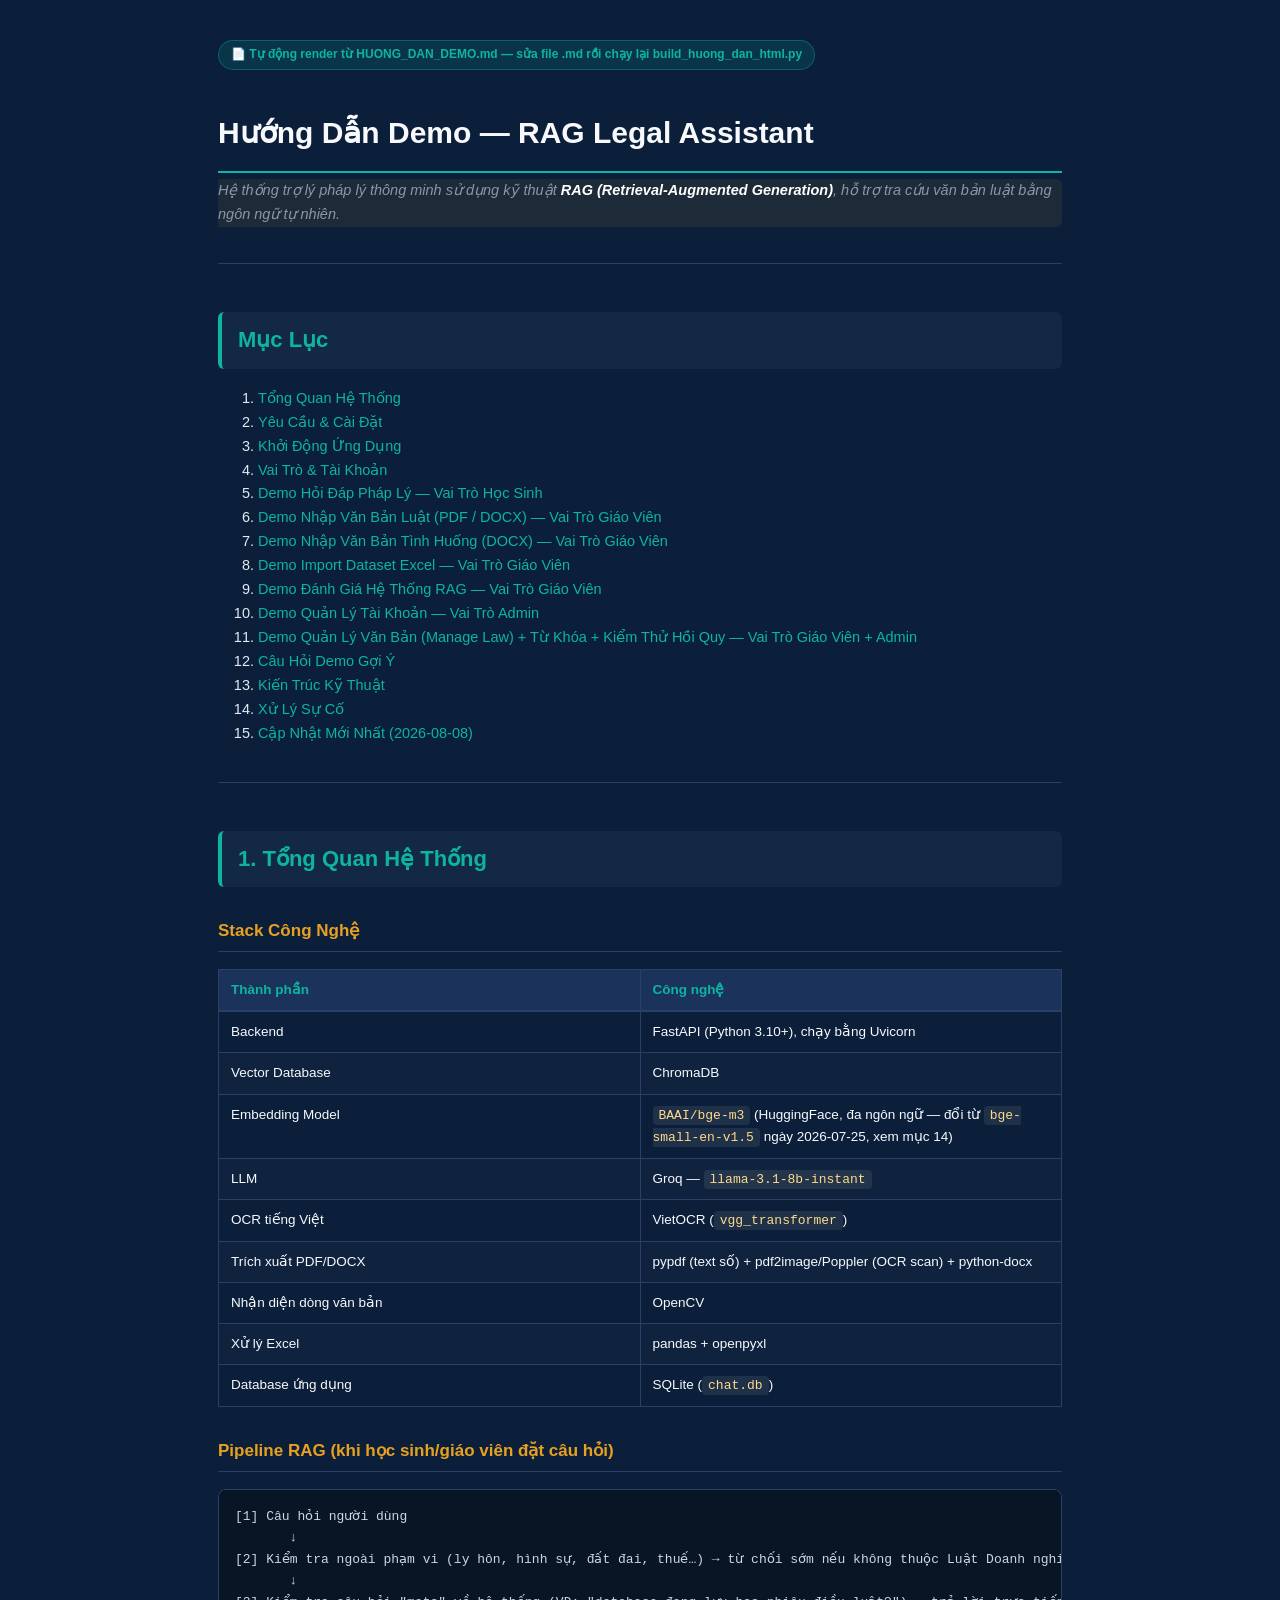
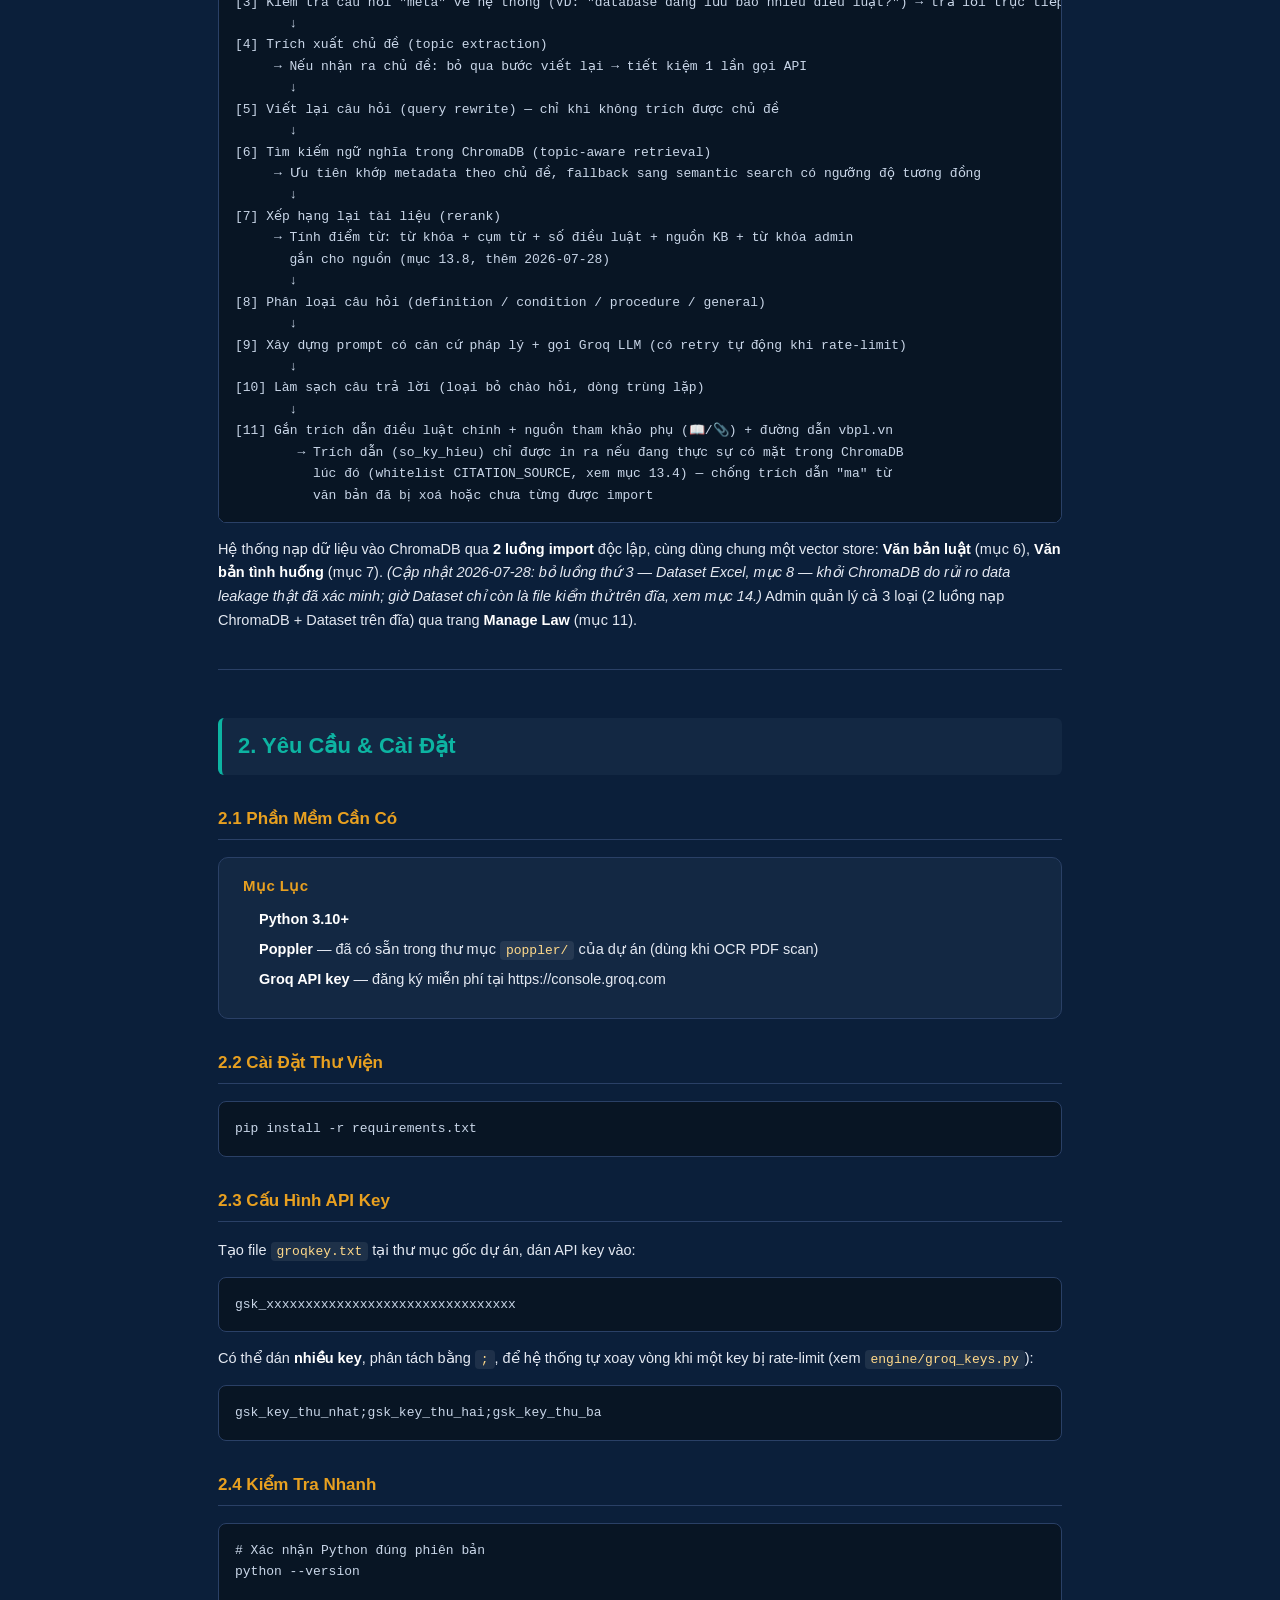
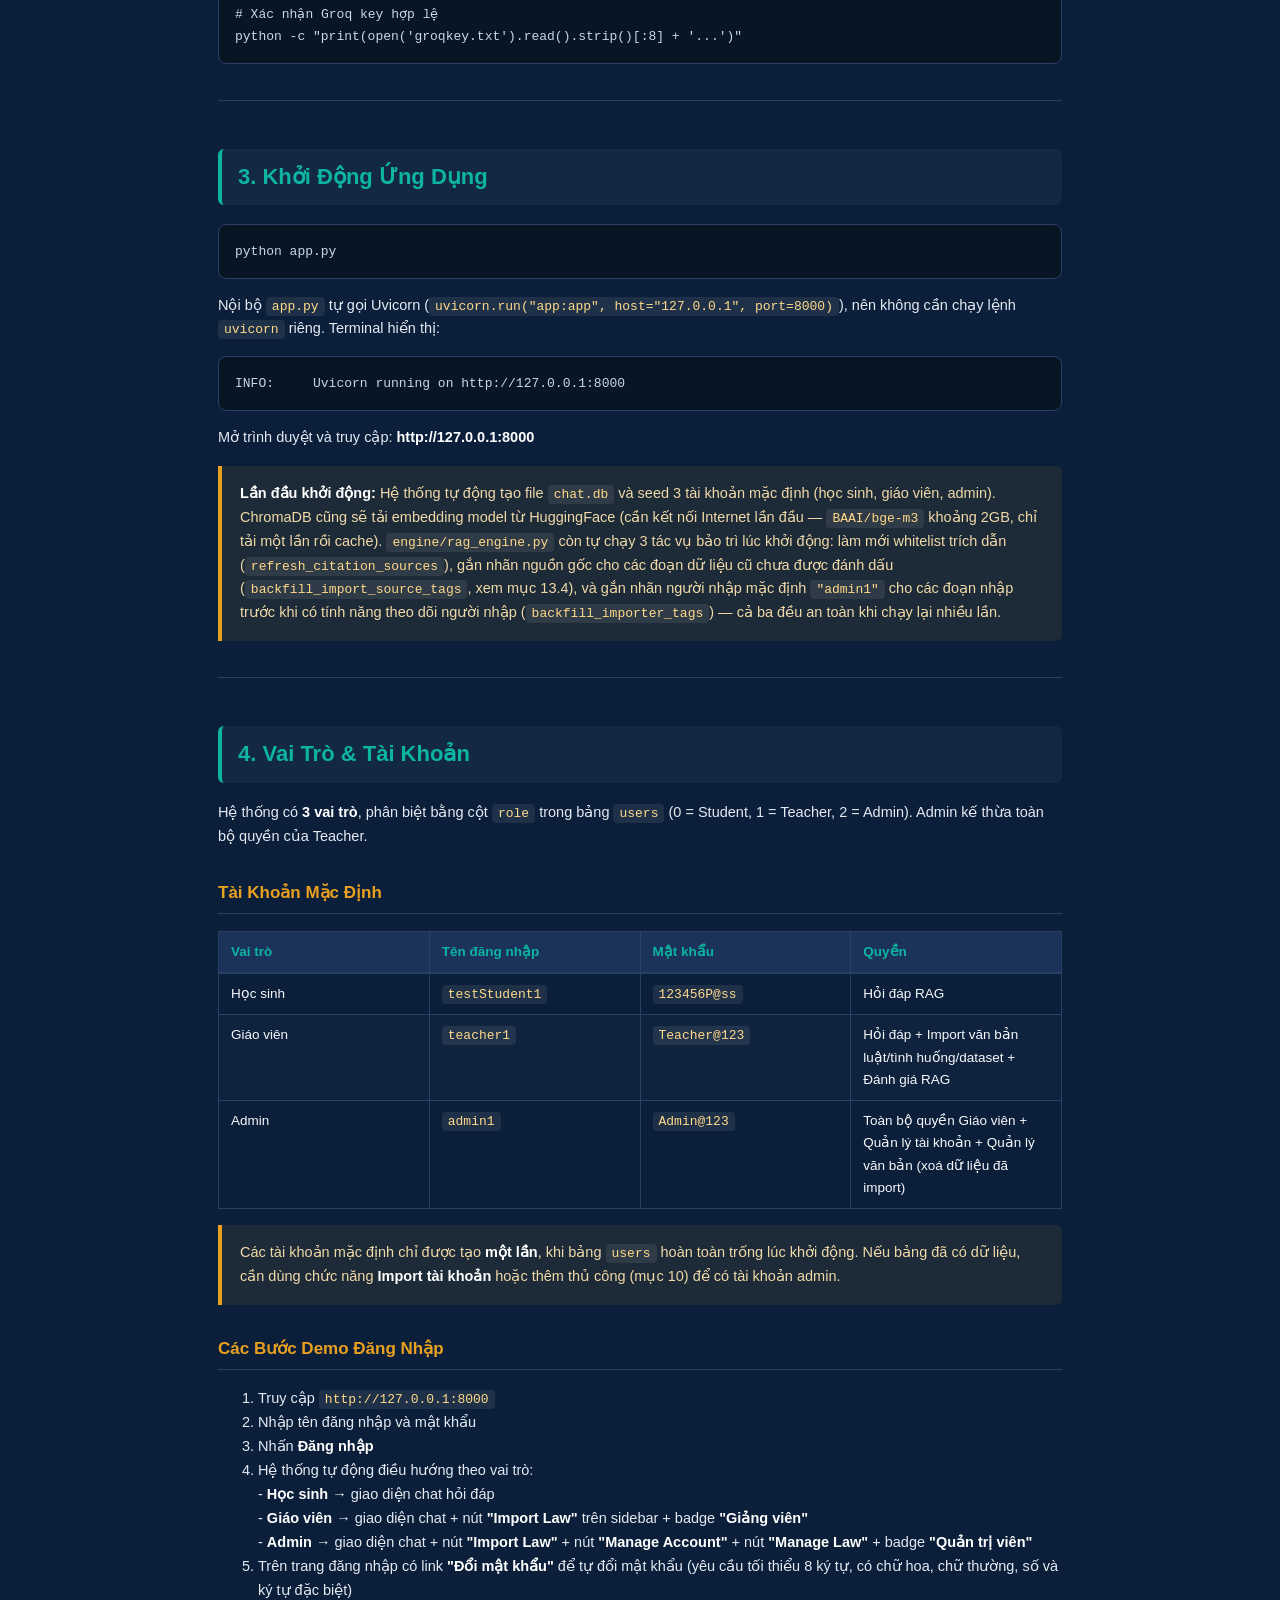
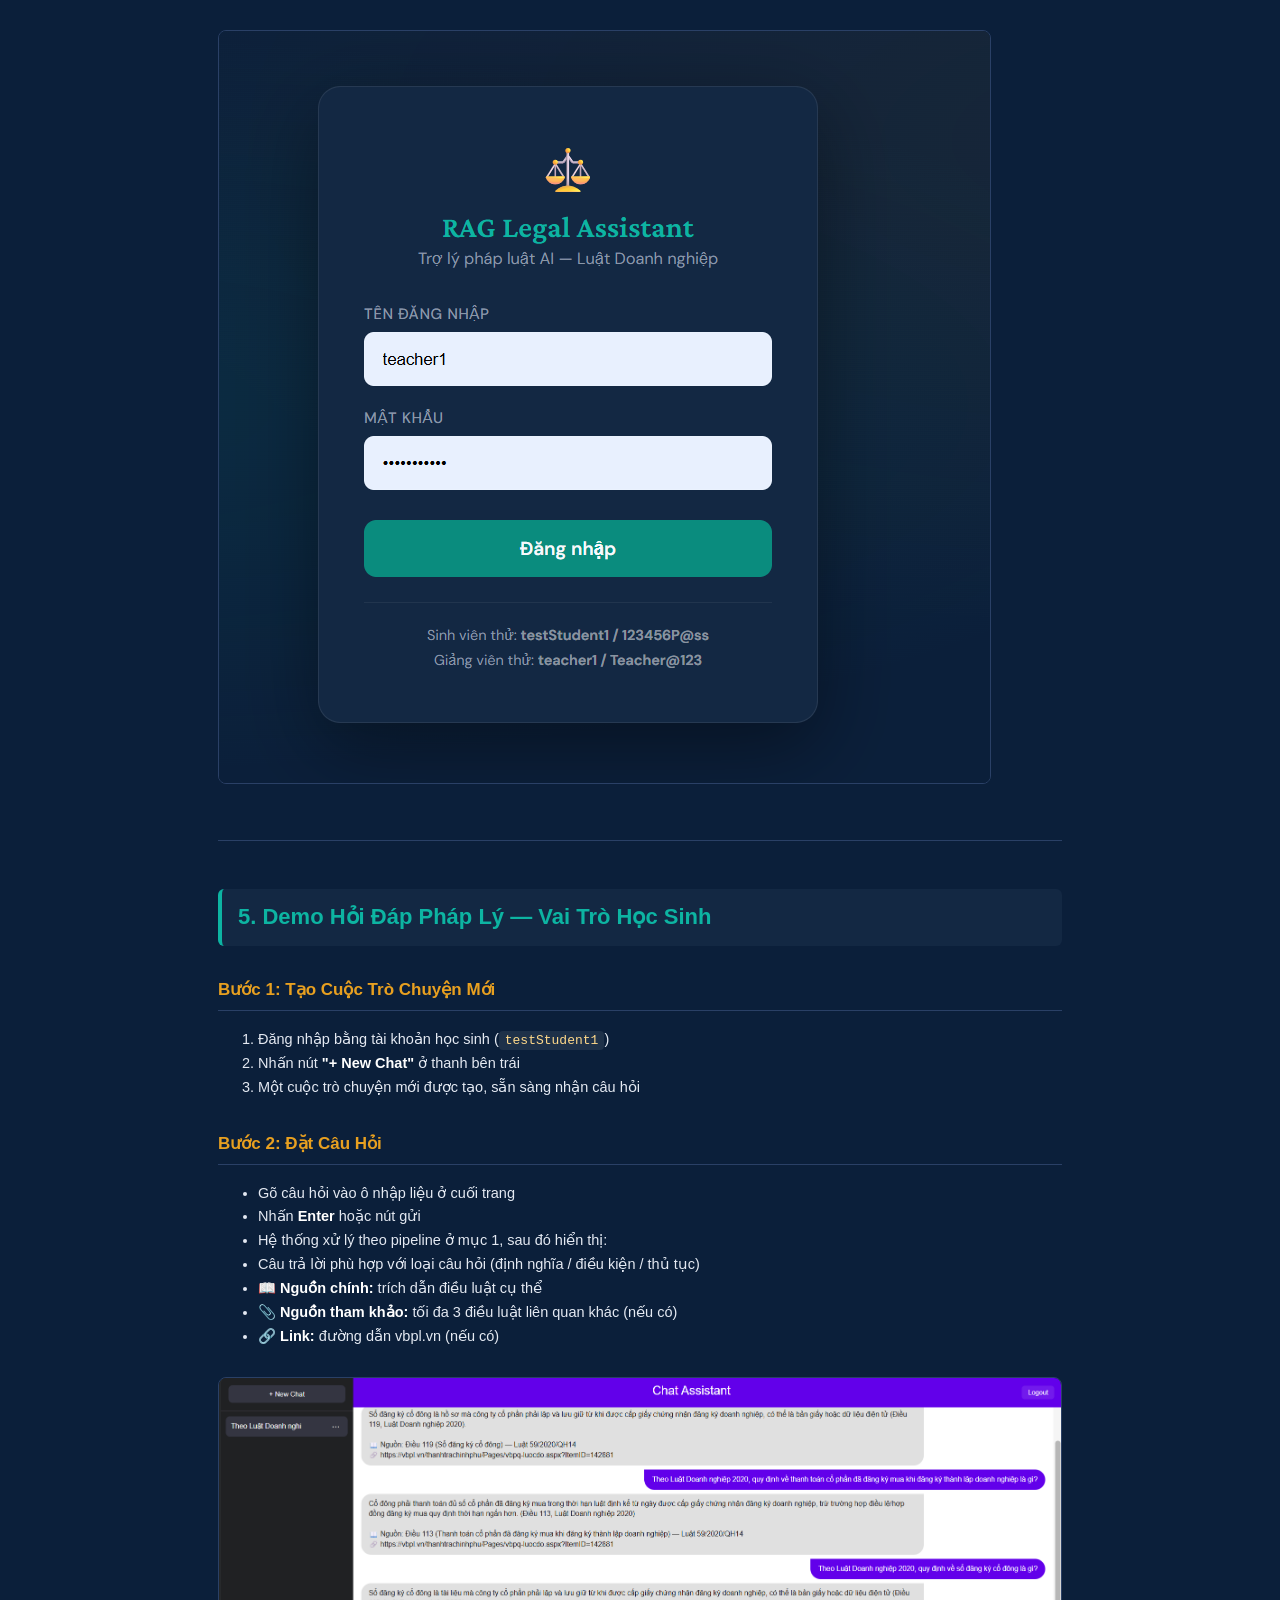
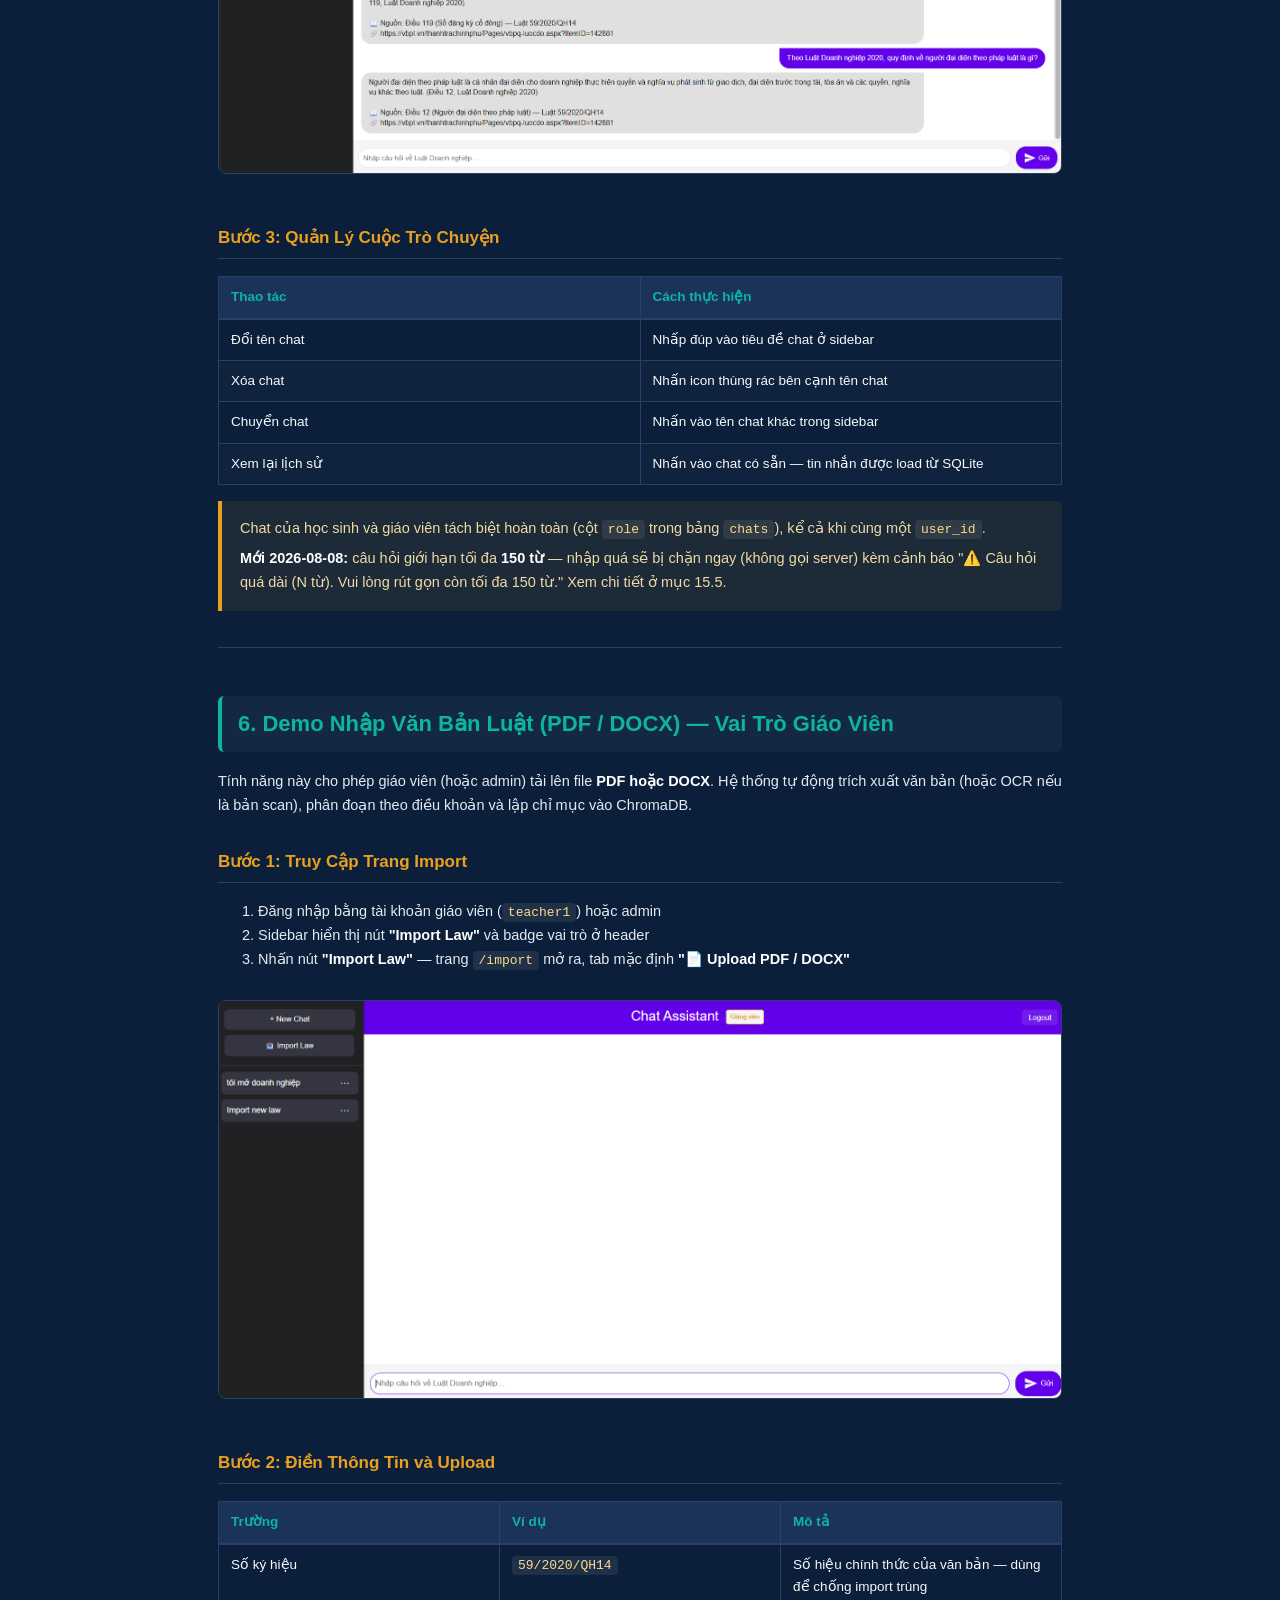
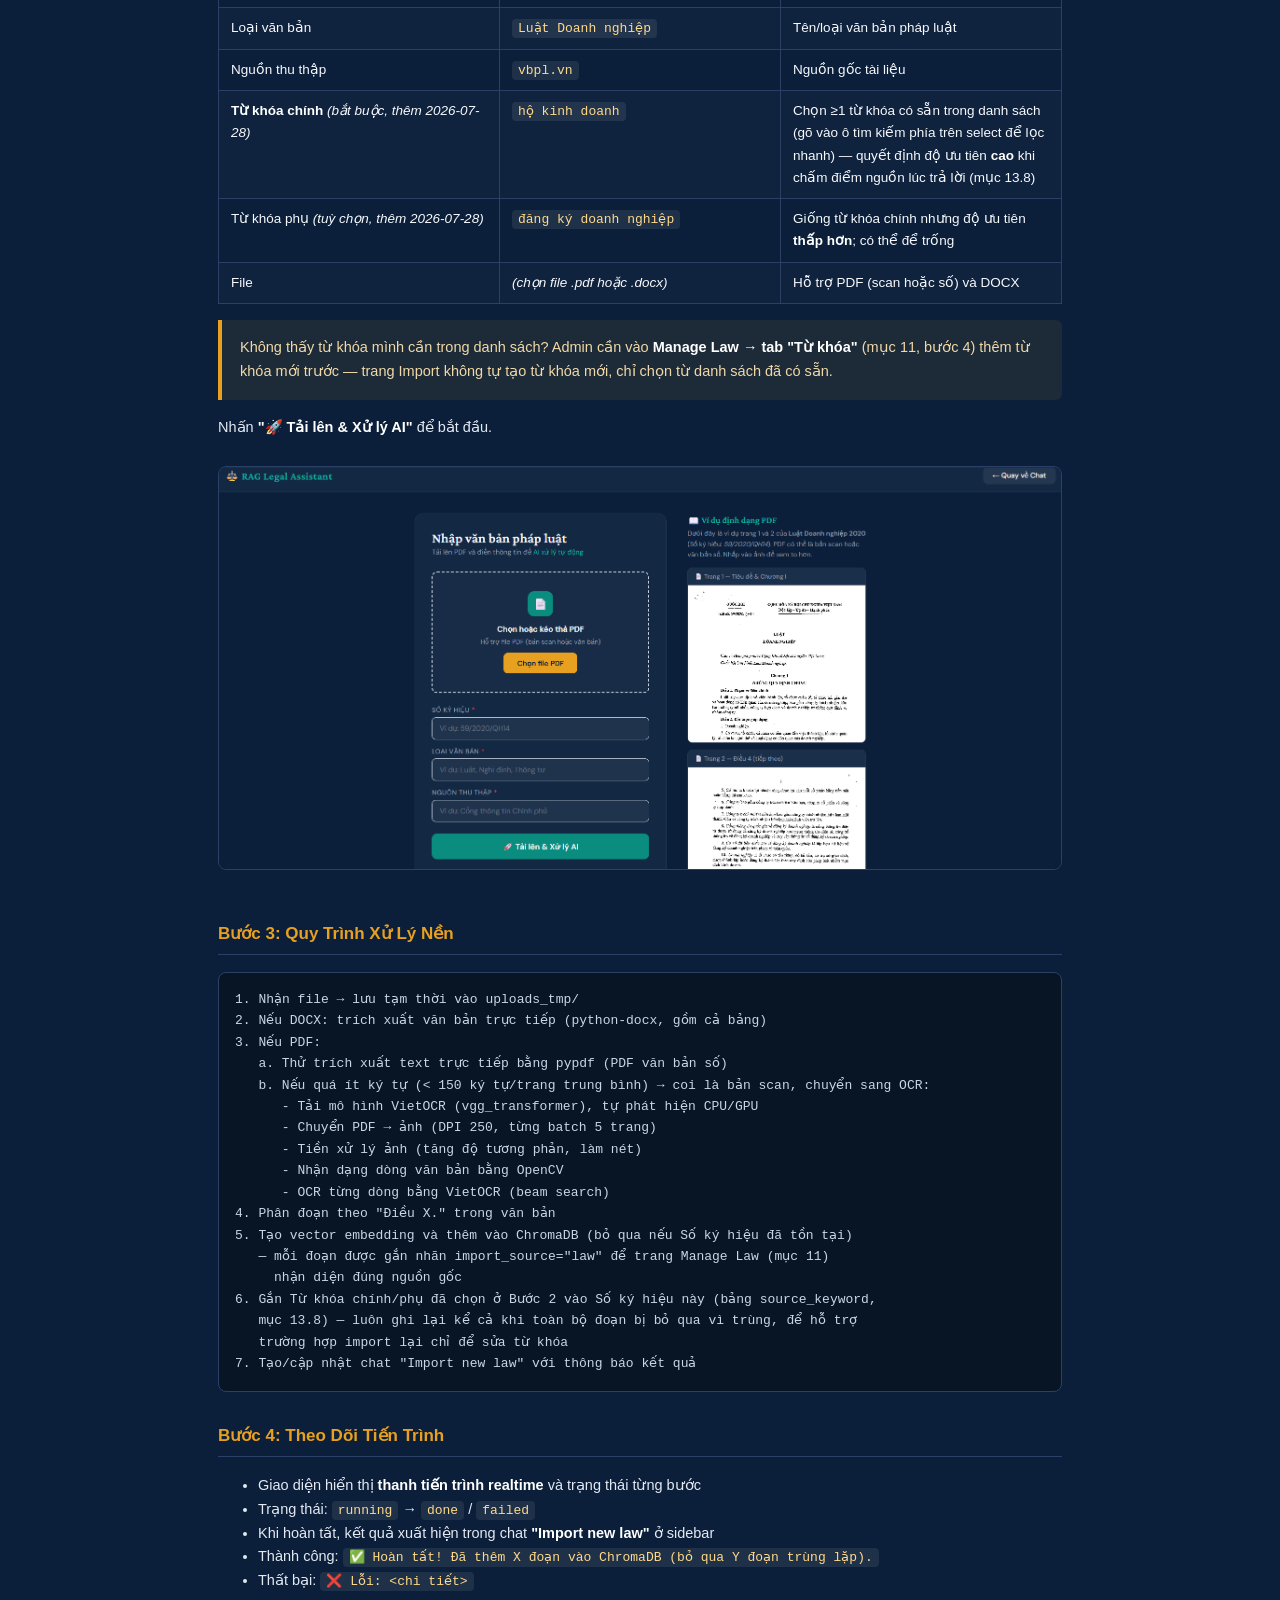
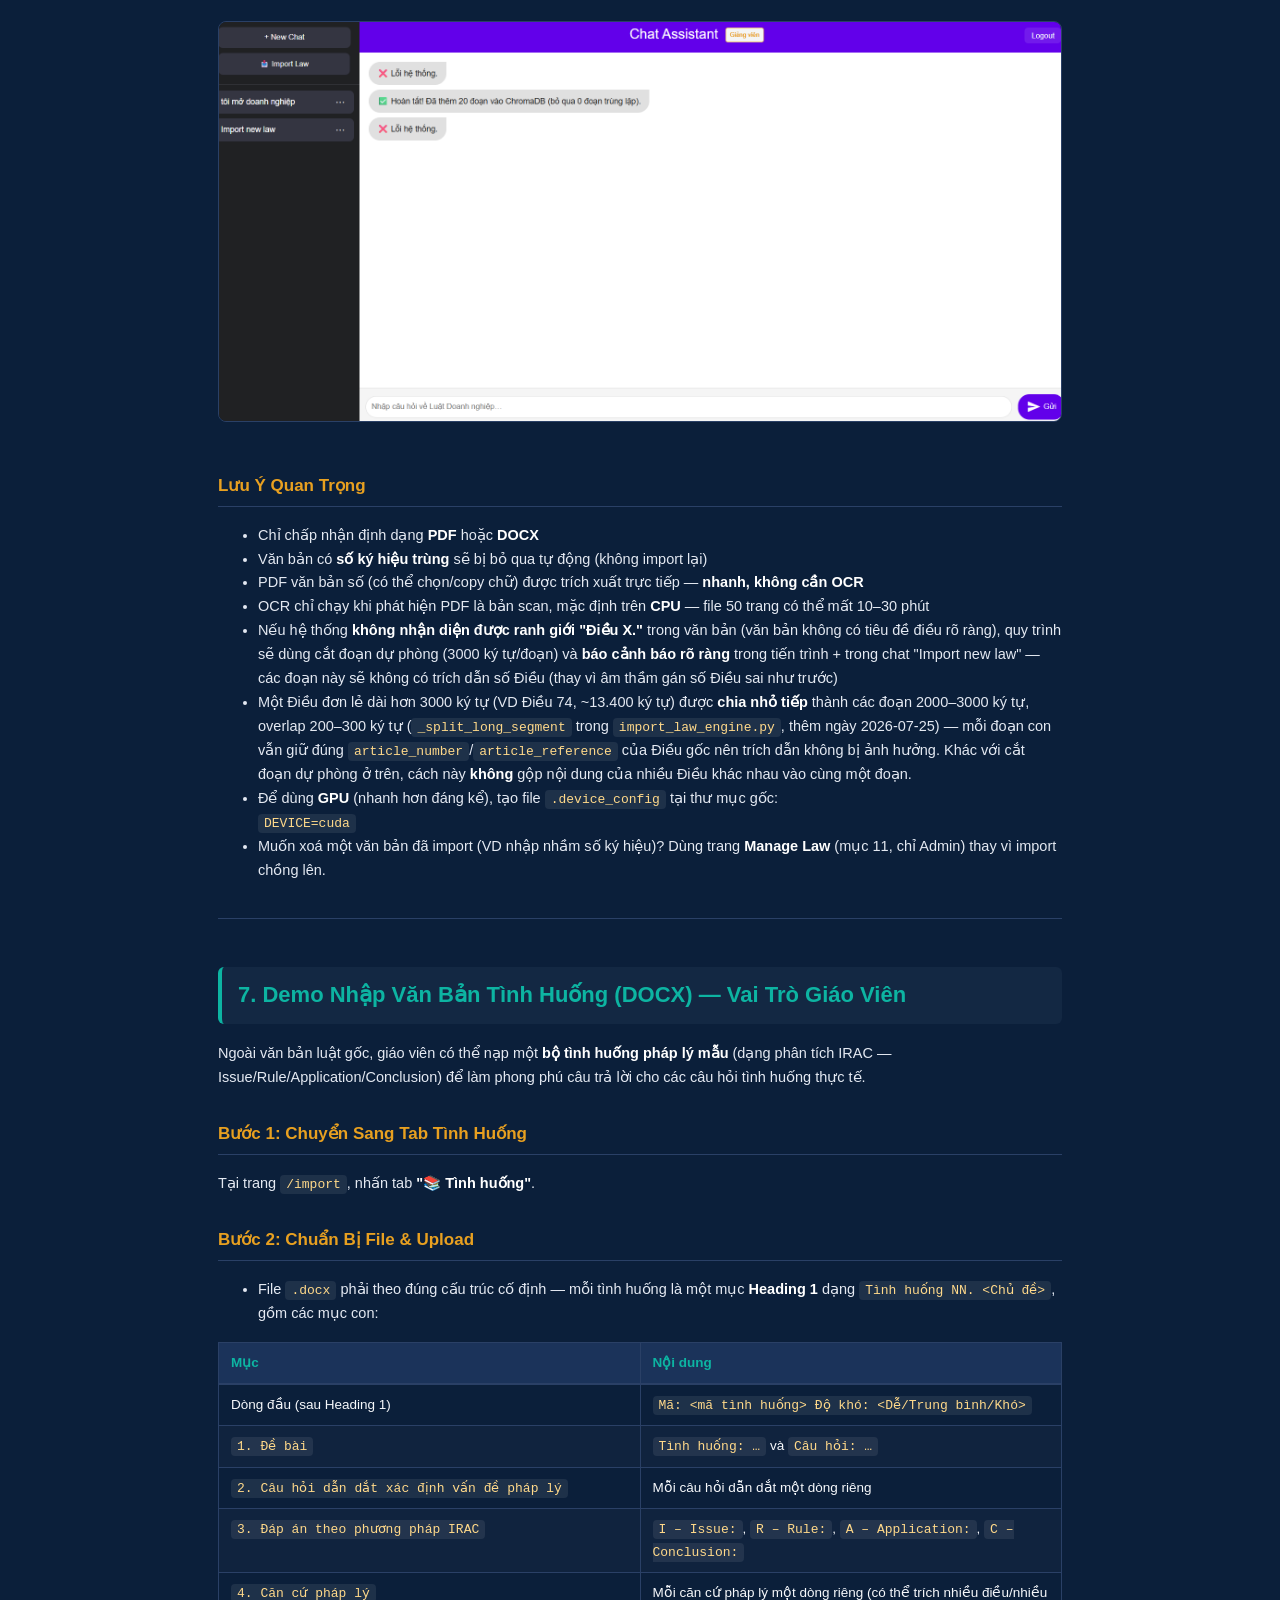
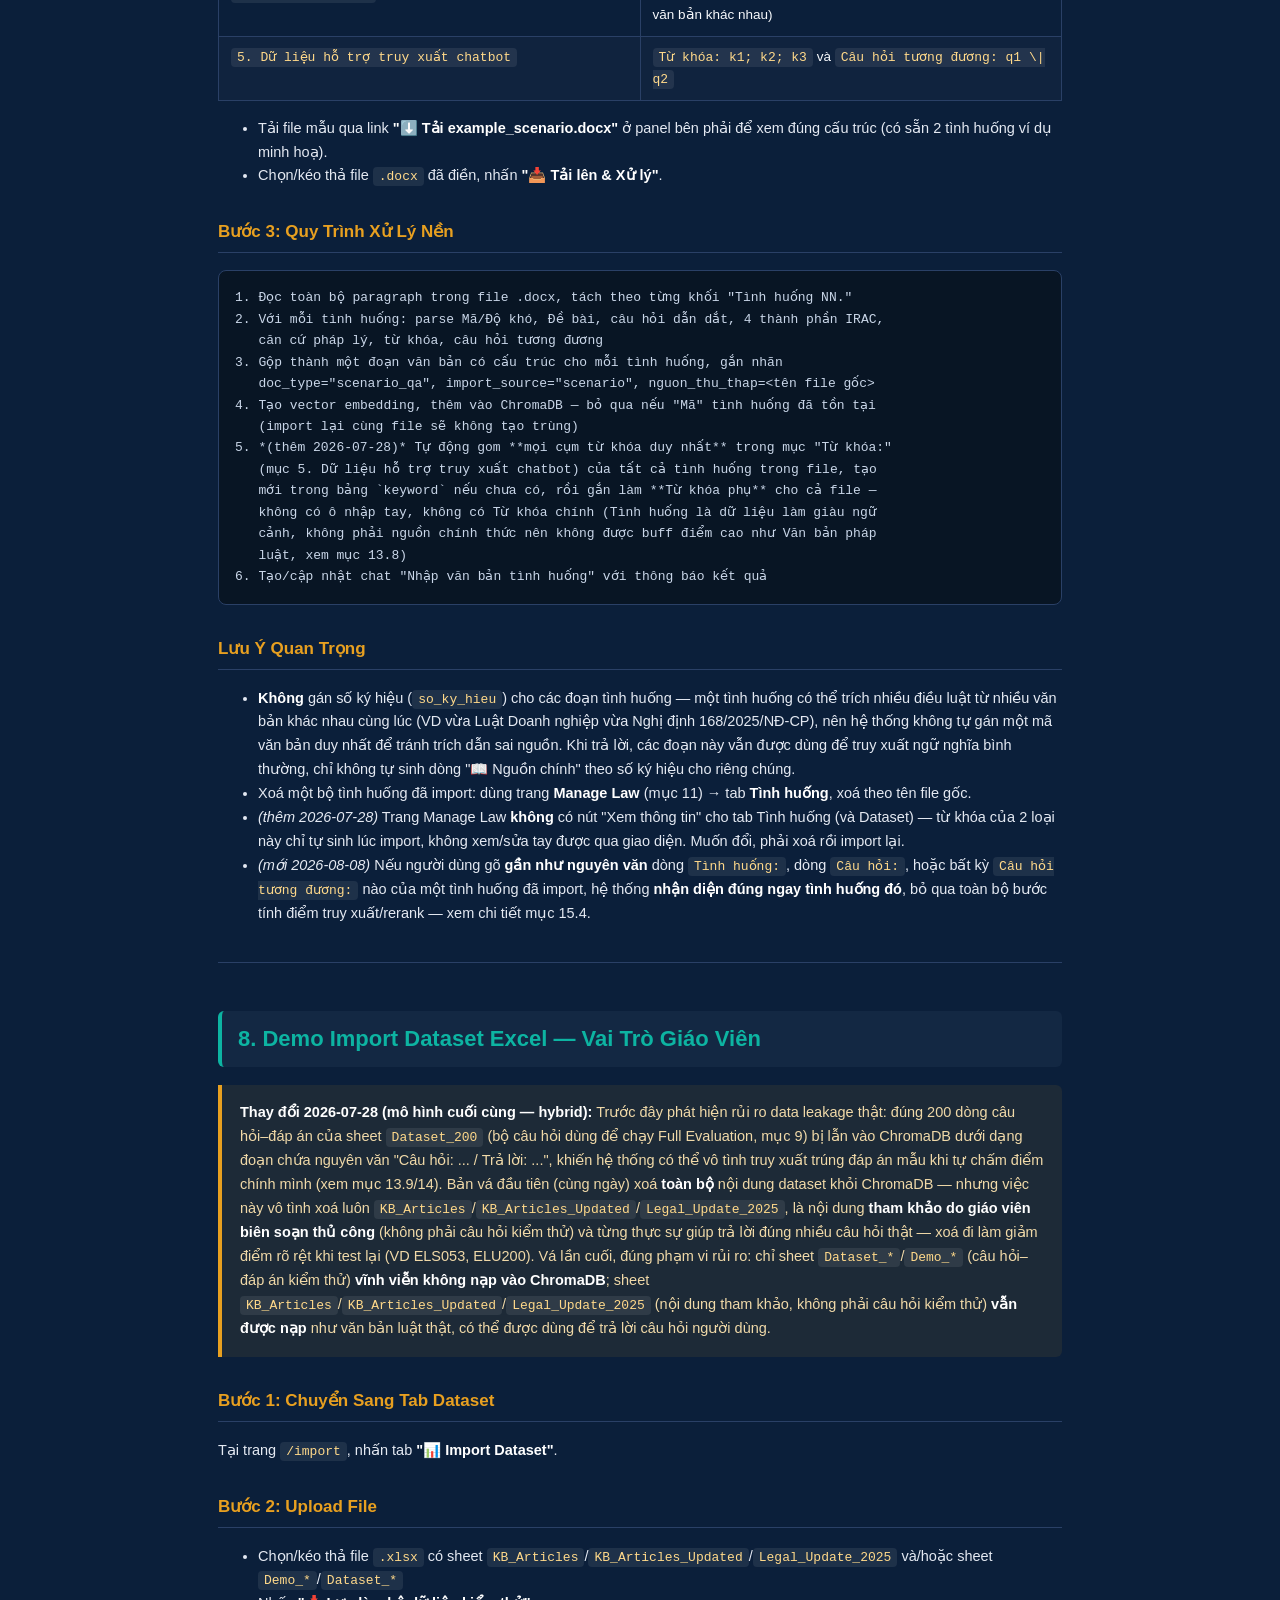
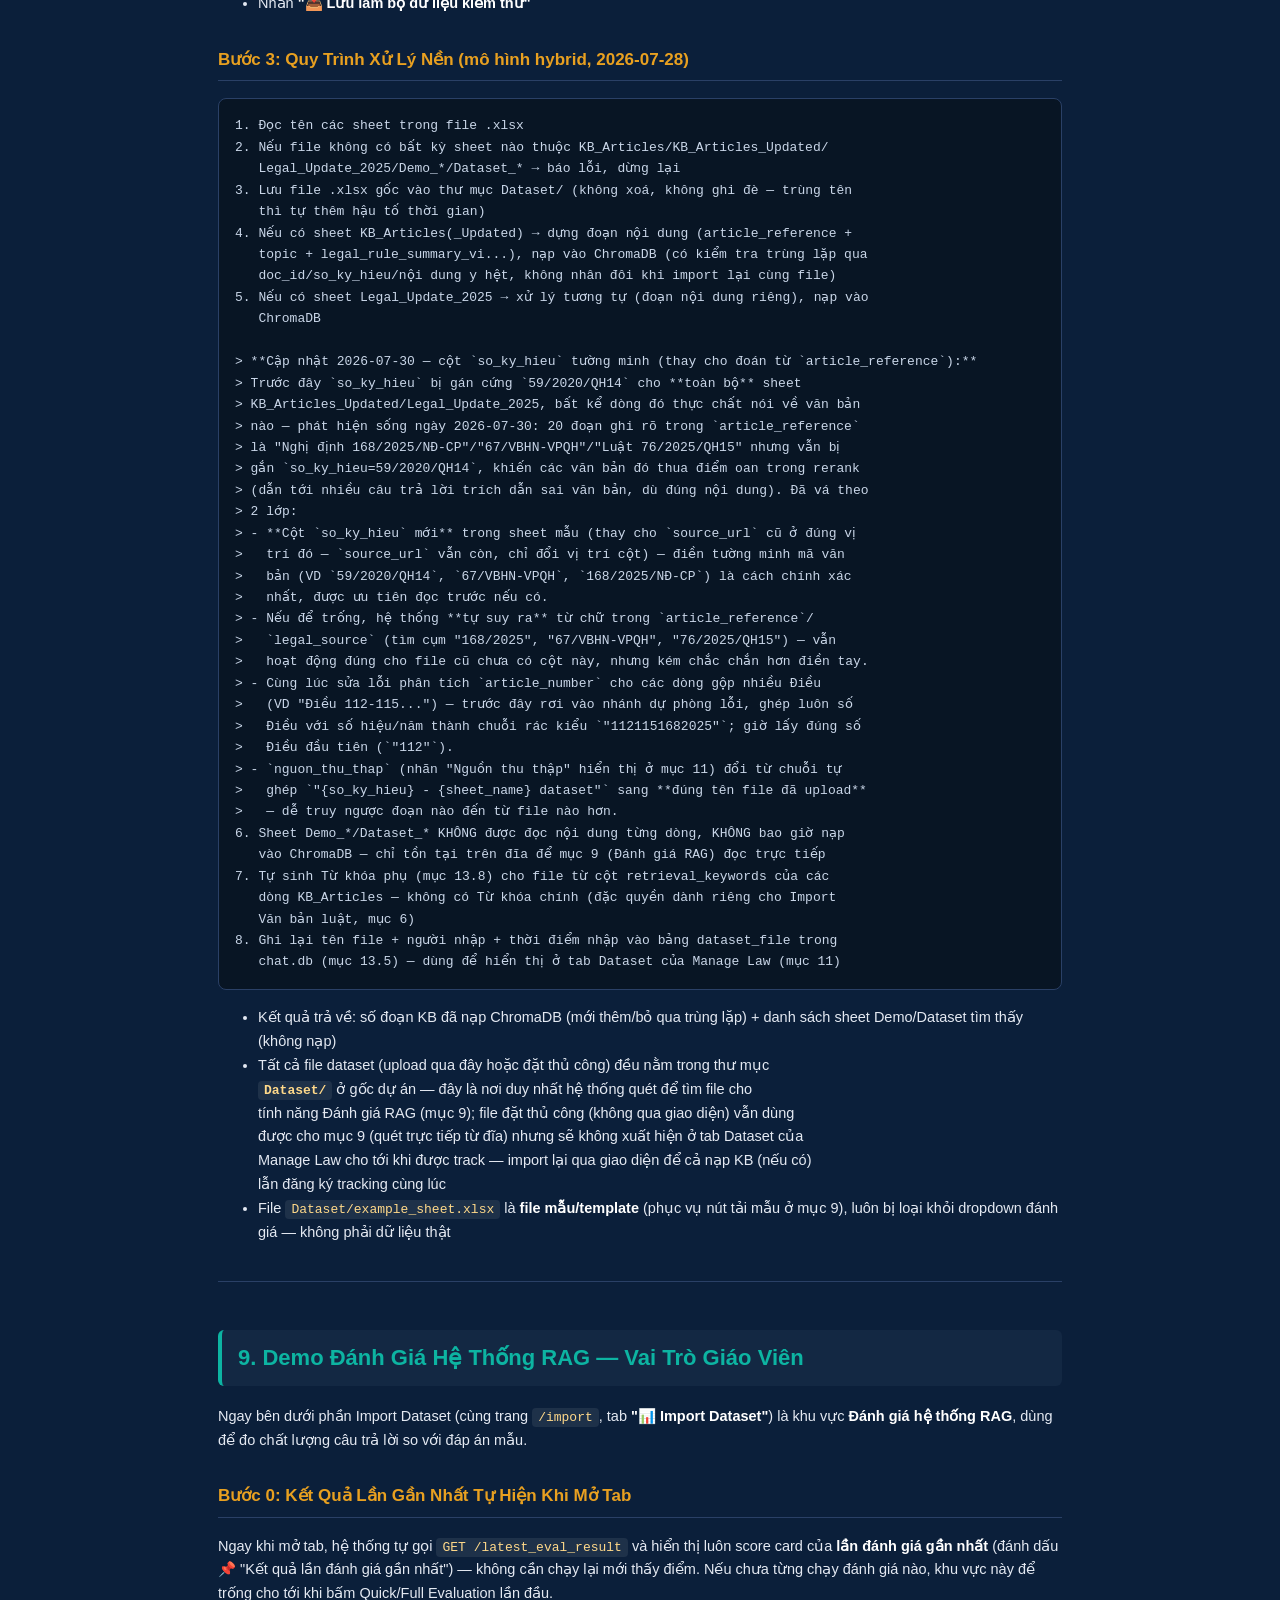
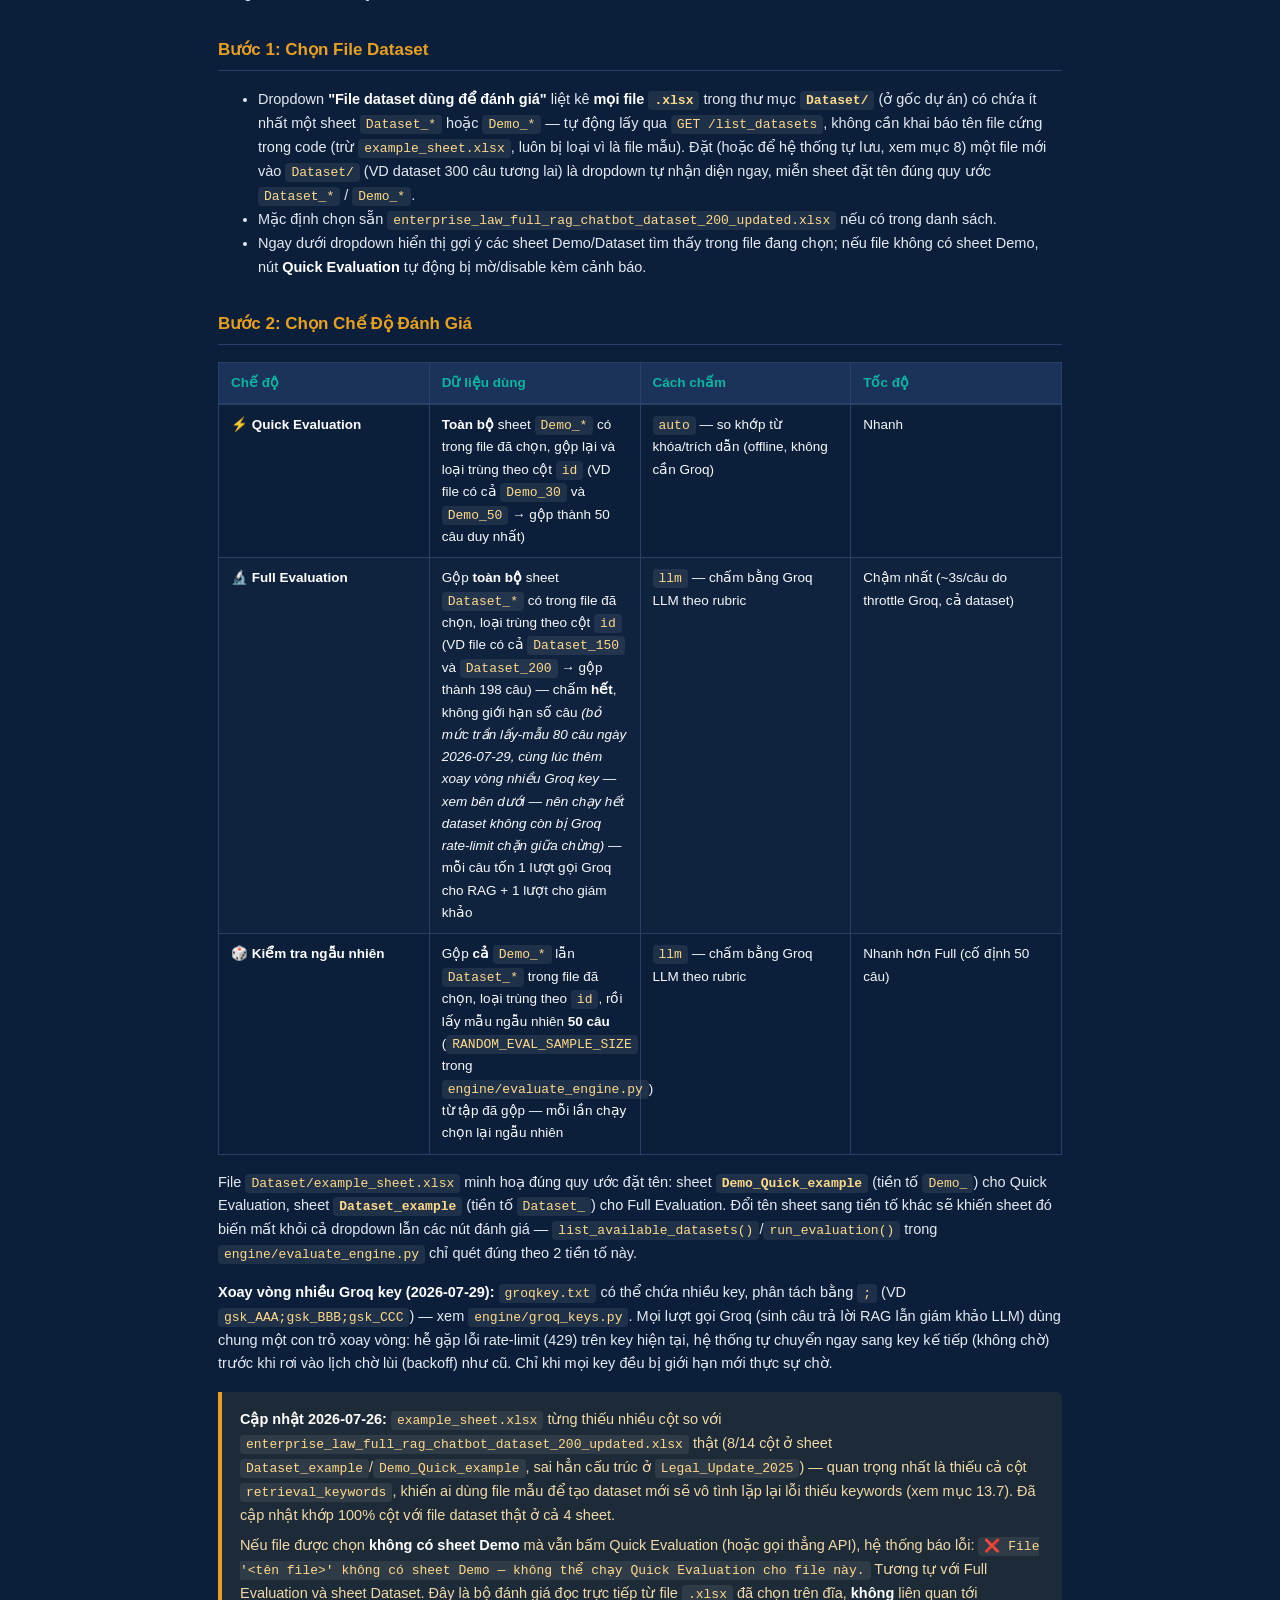
<file: HUONG_DAN_DEMO.html>
<!DOCTYPE html>
<html lang="vi">
<head>
<meta charset="UTF-8">
<meta name="viewport" content="width=device-width, initial-scale=1.0">
<title>Hướng Dẫn Demo — RAG Legal Assistant</title>
<style>
  :root {
    --navy:   #0B1F3A;
    --navy2:  #132843;
    --navy3:  #1B335A;
    --teal:   #0A8C7E;
    --teal2:  #0DB4A2;
    --gold:   #E8A020;
    --white:  #F7F9FC;
    --gray:   #8A97A8;
    --border: #2A4066;
    --green:  #1D9B6C;
    --red:    #E5484D;
  }
  * { box-sizing: border-box; }
  html { scroll-behavior: smooth; }
  body {
    margin: 0;
    background: var(--navy);
    color: var(--white);
    font-family: 'Segoe UI', 'DM Sans', Arial, sans-serif;
    line-height: 1.65;
  }
  .page {
    max-width: 900px;
    margin: 0 auto;
    padding: 40px 28px 100px;
  }
  h1 {
    font-size: 30px;
    font-weight: 700;
    border-bottom: 2px solid var(--teal2);
    padding-bottom: 14px;
    margin-bottom: 6px;
  }
  h1 + blockquote {
    color: var(--gray);
    font-style: italic;
    margin: 0 0 30px;
    border: none;
    padding: 0;
  }
  h2 {
    font-size: 22px;
    font-weight: 700;
    color: var(--teal2);
    margin-top: 48px;
    padding: 10px 16px;
    background: var(--navy2);
    border-left: 4px solid var(--teal2);
    border-radius: 6px;
  }
  h3 {
    font-size: 17px;
    font-weight: 700;
    color: var(--gold);
    margin-top: 30px;
    border-bottom: 1px solid var(--border);
    padding-bottom: 6px;
  }
  h4 { color: var(--white); font-size: 15px; margin-top: 20px; }
  p, li { font-size: 14.5px; color: #E4E9F2; }
  a { color: var(--teal2); text-decoration: none; }
  a:hover { text-decoration: underline; }
  code {
    background: rgba(255,255,255,0.08);
    color: #FFD98A;
    padding: 2px 6px;
    border-radius: 4px;
    font-family: 'Cascadia Code', Consolas, monospace;
    font-size: 13px;
  }
  pre {
    background: #081524;
    border: 1px solid var(--border);
    border-radius: 8px;
    padding: 16px;
    overflow-x: auto;
  }
  pre code { background: none; color: #C9D6E8; padding: 0; }
  blockquote {
    border-left: 4px solid var(--gold);
    background: rgba(232,160,32,0.08);
    margin: 16px 0;
    padding: 10px 18px;
    border-radius: 0 6px 6px 0;
    color: #F0D9A8;
  }
  blockquote p { margin: 6px 0; color: inherit; }
  table {
    width: 100%;
    border-collapse: collapse;
    margin: 16px 0;
    font-size: 13.5px;
    overflow-x: auto;
    display: block;
  }
  table thead { display: table; width: 100%; table-layout: fixed; }
  table tbody { display: table; width: 100%; table-layout: fixed; }
  th, td {
    border: 1px solid var(--border);
    padding: 9px 12px;
    text-align: left;
    vertical-align: top;
  }
  th { background: var(--navy3); color: var(--teal2); font-weight: 600; }
  tr:nth-child(even) td { background: rgba(255,255,255,0.02); }
  hr { border: none; border-top: 1px solid var(--border); margin: 36px 0; }
  img { max-width: 100%; border-radius: 8px; border: 1px solid var(--border); margin: 12px 0; }
  strong { color: #FFFFFF; }

  /* Mục Lục — rendered from the doc's own list right after H1, styled as a card */
  h1 ~ ul:first-of-type {
    background: var(--navy2);
    border: 1px solid var(--border);
    border-radius: 10px;
    padding: 20px 24px 20px 40px;
    list-style: none;
  }
  h1 ~ ul:first-of-type li { margin: 6px 0; }
  h1 ~ ul:first-of-type::before {
    content: "Mục Lục";
    display: block;
    font-weight: 700;
    color: var(--gold);
    font-size: 15px;
    margin: -4px 0 10px -16px;
    letter-spacing: 0.03em;
  }

  .top-badge {
    display: inline-block;
    background: rgba(13,180,162,0.15);
    color: var(--teal2);
    border: 1px solid rgba(13,180,162,0.35);
    padding: 4px 12px;
    border-radius: 999px;
    font-size: 12px;
    font-weight: 600;
    margin-bottom: 18px;
  }

  #back-to-top {
    position: fixed;
    bottom: 24px;
    right: 24px;
    background: var(--teal2);
    color: var(--navy);
    border: none;
    border-radius: 999px;
    width: 46px;
    height: 46px;
    font-size: 20px;
    cursor: pointer;
    box-shadow: 0 6px 18px rgba(0,0,0,0.35);
    opacity: 0;
    pointer-events: none;
    transition: opacity .2s;
  }
  #back-to-top.show { opacity: 1; pointer-events: auto; }

  @media (max-width: 640px) {
    .page { padding: 24px 16px 80px; }
    h1 { font-size: 24px; }
    h2 { font-size: 19px; }
  }
</style>
</head>
<body>
<div class="page">
<span class="top-badge">📄 Tự động render từ HUONG_DAN_DEMO.md — sửa file .md rồi chạy lại build_huong_dan_html.py</span>
<h1 id="hướng-dẫn-demo--rag-legal-assistant">Hướng Dẫn Demo — RAG Legal Assistant</h1>
<blockquote>
<p>Hệ thống trợ lý pháp lý thông minh sử dụng kỹ thuật <strong>RAG (Retrieval-Augmented Generation)</strong>, hỗ trợ tra cứu văn bản luật bằng ngôn ngữ tự nhiên.</p>
</blockquote>
<hr />
<h2 id="mục-lục">Mục Lục</h2>
<ol>
<li><a href="#1-tổng-quan-hệ-thống">Tổng Quan Hệ Thống</a></li>
<li><a href="#2-yêu-cầu--cài-đặt">Yêu Cầu &amp; Cài Đặt</a></li>
<li><a href="#3-khởi-động-ứng-dụng">Khởi Động Ứng Dụng</a></li>
<li><a href="#4-vai-trò--tài-khoản">Vai Trò &amp; Tài Khoản</a></li>
<li><a href="#5-demo-hỏi-đáp-pháp-lý--vai-trò-học-sinh">Demo Hỏi Đáp Pháp Lý — Vai Trò Học Sinh</a></li>
<li><a href="#6-demo-nhập-văn-bản-luật-pdf--docx--vai-trò-giáo-viên">Demo Nhập Văn Bản Luật (PDF / DOCX) — Vai Trò Giáo Viên</a></li>
<li><a href="#7-demo-nhập-văn-bản-tình-huống-docx--vai-trò-giáo-viên">Demo Nhập Văn Bản Tình Huống (DOCX) — Vai Trò Giáo Viên</a></li>
<li><a href="#8-demo-import-dataset-excel--vai-trò-giáo-viên">Demo Import Dataset Excel — Vai Trò Giáo Viên</a></li>
<li><a href="#9-demo-đánh-giá-hệ-thống-rag--vai-trò-giáo-viên">Demo Đánh Giá Hệ Thống RAG — Vai Trò Giáo Viên</a></li>
<li><a href="#10-demo-quản-lý-tài-khoản--vai-trò-admin">Demo Quản Lý Tài Khoản — Vai Trò Admin</a></li>
<li><a href="#11-demo-quản-lý-văn-bản-manage-law--vai-trò-giáo-viên--admin">Demo Quản Lý Văn Bản (Manage Law) + Từ Khóa + Kiểm Thử Hồi Quy — Vai Trò Giáo Viên + Admin</a></li>
<li><a href="#12-câu-hỏi-demo-gợi-ý">Câu Hỏi Demo Gợi Ý</a></li>
<li><a href="#13-kiến-trúc-kỹ-thuật">Kiến Trúc Kỹ Thuật</a></li>
<li><a href="#14-xử-lý-sự-cố">Xử Lý Sự Cố</a></li>
<li><a href="#15-cập-nhật-mới-nhất-2026-08-08">Cập Nhật Mới Nhất (2026-08-08)</a></li>
</ol>
<hr />
<h2 id="1-tổng-quan-hệ-thống">1. Tổng Quan Hệ Thống</h2>
<h3 id="stack-công-nghệ">Stack Công Nghệ</h3>
<table>
<thead>
<tr>
<th>Thành phần</th>
<th>Công nghệ</th>
</tr>
</thead>
<tbody>
<tr>
<td>Backend</td>
<td>FastAPI (Python 3.10+), chạy bằng Uvicorn</td>
</tr>
<tr>
<td>Vector Database</td>
<td>ChromaDB</td>
</tr>
<tr>
<td>Embedding Model</td>
<td><code>BAAI/bge-m3</code> (HuggingFace, đa ngôn ngữ — đổi từ <code>bge-small-en-v1.5</code> ngày 2026-07-25, xem mục 14)</td>
</tr>
<tr>
<td>LLM</td>
<td>Groq — <code>llama-3.1-8b-instant</code></td>
</tr>
<tr>
<td>OCR tiếng Việt</td>
<td>VietOCR (<code>vgg_transformer</code>)</td>
</tr>
<tr>
<td>Trích xuất PDF/DOCX</td>
<td>pypdf (text số) + pdf2image/Poppler (OCR scan) + python-docx</td>
</tr>
<tr>
<td>Nhận diện dòng văn bản</td>
<td>OpenCV</td>
</tr>
<tr>
<td>Xử lý Excel</td>
<td>pandas + openpyxl</td>
</tr>
<tr>
<td>Database ứng dụng</td>
<td>SQLite (<code>chat.db</code>)</td>
</tr>
</tbody>
</table>
<h3 id="pipeline-rag-khi-học-sinhgiáo-viên-đặt-câu-hỏi">Pipeline RAG (khi học sinh/giáo viên đặt câu hỏi)</h3>
<pre><code>[1] Câu hỏi người dùng
       ↓
[2] Kiểm tra ngoài phạm vi (ly hôn, hình sự, đất đai, thuế…) → từ chối sớm nếu không thuộc Luật Doanh nghiệp
       ↓
[3] Kiểm tra câu hỏi &quot;meta&quot; về hệ thống (VD: &quot;database đang lưu bao nhiêu điều luật?&quot;) → trả lời trực tiếp, bỏ qua RAG
       ↓
[4] Trích xuất chủ đề (topic extraction)
     → Nếu nhận ra chủ đề: bỏ qua bước viết lại → tiết kiệm 1 lần gọi API
       ↓
[5] Viết lại câu hỏi (query rewrite) — chỉ khi không trích được chủ đề
       ↓
[6] Tìm kiếm ngữ nghĩa trong ChromaDB (topic-aware retrieval)
     → Ưu tiên khớp metadata theo chủ đề, fallback sang semantic search có ngưỡng độ tương đồng
       ↓
[7] Xếp hạng lại tài liệu (rerank)
     → Tính điểm từ: từ khóa + cụm từ + số điều luật + nguồn KB + từ khóa admin
       gắn cho nguồn (mục 13.8, thêm 2026-07-28)
       ↓
[8] Phân loại câu hỏi (definition / condition / procedure / general)
       ↓
[9] Xây dựng prompt có căn cứ pháp lý + gọi Groq LLM (có retry tự động khi rate-limit)
       ↓
[10] Làm sạch câu trả lời (loại bỏ chào hỏi, dòng trùng lặp)
       ↓
[11] Gắn trích dẫn điều luật chính + nguồn tham khảo phụ (📖/📎) + đường dẫn vbpl.vn
        → Trích dẫn (so_ky_hieu) chỉ được in ra nếu đang thực sự có mặt trong ChromaDB
          lúc đó (whitelist CITATION_SOURCE, xem mục 13.4) — chống trích dẫn &quot;ma&quot; từ
          văn bản đã bị xoá hoặc chưa từng được import
</code></pre>
<p>Hệ thống nạp dữ liệu vào ChromaDB qua <strong>2 luồng import</strong> độc lập, cùng dùng chung một vector store: <strong>Văn bản luật</strong> (mục 6), <strong>Văn bản tình huống</strong> (mục 7). <em>(Cập nhật 2026-07-28: bỏ luồng thứ 3 — Dataset Excel, mục 8 — khỏi ChromaDB do rủi ro data leakage thật đã xác minh; giờ Dataset chỉ còn là file kiểm thử trên đĩa, xem mục 14.)</em> Admin quản lý cả 3 loại (2 luồng nạp ChromaDB + Dataset trên đĩa) qua trang <strong>Manage Law</strong> (mục 11).</p>
<hr />
<h2 id="2-yêu-cầu--cài-đặt">2. Yêu Cầu &amp; Cài Đặt</h2>
<h3 id="21-phần-mềm-cần-có">2.1 Phần Mềm Cần Có</h3>
<ul>
<li><strong>Python 3.10+</strong></li>
<li><strong>Poppler</strong> — đã có sẵn trong thư mục <code>poppler/</code> của dự án (dùng khi OCR PDF scan)</li>
<li><strong>Groq API key</strong> — đăng ký miễn phí tại https://console.groq.com</li>
</ul>
<h3 id="22-cài-đặt-thư-viện">2.2 Cài Đặt Thư Viện</h3>
<pre><code class="language-bash">pip install -r requirements.txt
</code></pre>
<h3 id="23-cấu-hình-api-key">2.3 Cấu Hình API Key</h3>
<p>Tạo file <code>groqkey.txt</code> tại thư mục gốc dự án, dán API key vào:</p>
<pre><code>gsk_xxxxxxxxxxxxxxxxxxxxxxxxxxxxxxxx
</code></pre>
<p>Có thể dán <strong>nhiều key</strong>, phân tách bằng <code>;</code>, để hệ thống tự xoay vòng khi một key bị rate-limit (xem <code>engine/groq_keys.py</code>):</p>
<pre><code>gsk_key_thu_nhat;gsk_key_thu_hai;gsk_key_thu_ba
</code></pre>
<h3 id="24-kiểm-tra-nhanh">2.4 Kiểm Tra Nhanh</h3>
<pre><code class="language-bash"># Xác nhận Python đúng phiên bản
python --version

# Xác nhận Groq key hợp lệ
python -c &quot;print(open('groqkey.txt').read().strip()[:8] + '...')&quot;
</code></pre>
<hr />
<h2 id="3-khởi-động-ứng-dụng">3. Khởi Động Ứng Dụng</h2>
<pre><code class="language-bash">python app.py
</code></pre>
<p>Nội bộ <code>app.py</code> tự gọi Uvicorn (<code>uvicorn.run("app:app", host="127.0.0.1", port=8000)</code>), nên không cần chạy lệnh <code>uvicorn</code> riêng. Terminal hiển thị:</p>
<pre><code>INFO:     Uvicorn running on http://127.0.0.1:8000
</code></pre>
<p>Mở trình duyệt và truy cập: <strong>http://127.0.0.1:8000</strong></p>
<blockquote>
<p><strong>Lần đầu khởi động:</strong> Hệ thống tự động tạo file <code>chat.db</code> và seed 3 tài khoản mặc định (học sinh, giáo viên, admin). ChromaDB cũng sẽ tải embedding model từ HuggingFace (cần kết nối Internet lần đầu — <code>BAAI/bge-m3</code> khoảng 2GB, chỉ tải một lần rồi cache). <code>engine/rag_engine.py</code> còn tự chạy 3 tác vụ bảo trì lúc khởi động: làm mới whitelist trích dẫn (<code>refresh_citation_sources</code>), gắn nhãn nguồn gốc cho các đoạn dữ liệu cũ chưa được đánh dấu (<code>backfill_import_source_tags</code>, xem mục 13.4), và gắn nhãn người nhập mặc định <code>"admin1"</code> cho các đoạn nhập trước khi có tính năng theo dõi người nhập (<code>backfill_importer_tags</code>) — cả ba đều an toàn khi chạy lại nhiều lần.</p>
</blockquote>
<hr />
<h2 id="4-vai-trò--tài-khoản">4. Vai Trò &amp; Tài Khoản</h2>
<p>Hệ thống có <strong>3 vai trò</strong>, phân biệt bằng cột <code>role</code> trong bảng <code>users</code> (0 = Student, 1 = Teacher, 2 = Admin). Admin kế thừa toàn bộ quyền của Teacher.</p>
<h3 id="tài-khoản-mặc-định">Tài Khoản Mặc Định</h3>
<table>
<thead>
<tr>
<th>Vai trò</th>
<th>Tên đăng nhập</th>
<th>Mật khẩu</th>
<th>Quyền</th>
</tr>
</thead>
<tbody>
<tr>
<td>Học sinh</td>
<td><code>testStudent1</code></td>
<td><code>123456P@ss</code></td>
<td>Hỏi đáp RAG</td>
</tr>
<tr>
<td>Giáo viên</td>
<td><code>teacher1</code></td>
<td><code>Teacher@123</code></td>
<td>Hỏi đáp + Import văn bản luật/tình huống/dataset + Đánh giá RAG</td>
</tr>
<tr>
<td>Admin</td>
<td><code>admin1</code></td>
<td><code>Admin@123</code></td>
<td>Toàn bộ quyền Giáo viên + Quản lý tài khoản + Quản lý văn bản (xoá dữ liệu đã import)</td>
</tr>
</tbody>
</table>
<blockquote>
<p>Các tài khoản mặc định chỉ được tạo <strong>một lần</strong>, khi bảng <code>users</code> hoàn toàn trống lúc khởi động. Nếu bảng đã có dữ liệu, cần dùng chức năng <strong>Import tài khoản</strong> hoặc thêm thủ công (mục 10) để có tài khoản admin.</p>
</blockquote>
<h3 id="các-bước-demo-đăng-nhập">Các Bước Demo Đăng Nhập</h3>
<ol>
<li>Truy cập <code>http://127.0.0.1:8000</code></li>
<li>Nhập tên đăng nhập và mật khẩu</li>
<li>Nhấn <strong>Đăng nhập</strong></li>
<li>Hệ thống tự động điều hướng theo vai trò:<br />
   - <strong>Học sinh</strong> → giao diện chat hỏi đáp<br />
   - <strong>Giáo viên</strong> → giao diện chat + nút <strong>"Import Law"</strong> trên sidebar + badge <strong>"Giảng viên"</strong><br />
   - <strong>Admin</strong> → giao diện chat + nút <strong>"Import Law"</strong> + nút <strong>"Manage Account"</strong> + nút <strong>"Manage Law"</strong> + badge <strong>"Quản trị viên"</strong></li>
<li>Trên trang đăng nhập có link <strong>"Đổi mật khẩu"</strong> để tự đổi mật khẩu (yêu cầu tối thiểu 8 ký tự, có chữ hoa, chữ thường, số và ký tự đặc biệt)</li>
</ol>
<p><img alt="Trang đăng nhập" src="login.png" /></p>
<hr />
<h2 id="5-demo-hỏi-đáp-pháp-lý--vai-trò-học-sinh">5. Demo Hỏi Đáp Pháp Lý — Vai Trò Học Sinh</h2>
<h3 id="bước-1-tạo-cuộc-trò-chuyện-mới">Bước 1: Tạo Cuộc Trò Chuyện Mới</h3>
<ol>
<li>Đăng nhập bằng tài khoản học sinh (<code>testStudent1</code>)</li>
<li>Nhấn nút <strong>"+ New Chat"</strong> ở thanh bên trái</li>
<li>Một cuộc trò chuyện mới được tạo, sẵn sàng nhận câu hỏi</li>
</ol>
<h3 id="bước-2-đặt-câu-hỏi">Bước 2: Đặt Câu Hỏi</h3>
<ul>
<li>Gõ câu hỏi vào ô nhập liệu ở cuối trang</li>
<li>Nhấn <strong>Enter</strong> hoặc nút gửi</li>
<li>Hệ thống xử lý theo pipeline ở mục 1, sau đó hiển thị:</li>
<li>Câu trả lời phù hợp với loại câu hỏi (định nghĩa / điều kiện / thủ tục)</li>
<li><strong>📖 Nguồn chính:</strong> trích dẫn điều luật cụ thể</li>
<li><strong>📎 Nguồn tham khảo:</strong> tối đa 3 điều luật liên quan khác (nếu có)</li>
<li><strong>🔗 Link:</strong> đường dẫn vbpl.vn (nếu có)</li>
</ul>
<p><img alt="Giao diện chat học sinh" src="chat_index_student.png" /></p>
<h3 id="bước-3-quản-lý-cuộc-trò-chuyện">Bước 3: Quản Lý Cuộc Trò Chuyện</h3>
<table>
<thead>
<tr>
<th>Thao tác</th>
<th>Cách thực hiện</th>
</tr>
</thead>
<tbody>
<tr>
<td>Đổi tên chat</td>
<td>Nhấp đúp vào tiêu đề chat ở sidebar</td>
</tr>
<tr>
<td>Xóa chat</td>
<td>Nhấn icon thùng rác bên cạnh tên chat</td>
</tr>
<tr>
<td>Chuyển chat</td>
<td>Nhấn vào tên chat khác trong sidebar</td>
</tr>
<tr>
<td>Xem lại lịch sử</td>
<td>Nhấn vào chat có sẵn — tin nhắn được load từ SQLite</td>
</tr>
</tbody>
</table>
<blockquote>
<p>Chat của học sinh và giáo viên tách biệt hoàn toàn (cột <code>role</code> trong bảng <code>chats</code>), kể cả khi cùng một <code>user_id</code>.</p>
<p><strong>Mới 2026-08-08:</strong> câu hỏi giới hạn tối đa <strong>150 từ</strong> — nhập quá sẽ bị chặn ngay (không gọi server) kèm cảnh báo "⚠️ Câu hỏi quá dài (N từ). Vui lòng rút gọn còn tối đa 150 từ." Xem chi tiết ở mục 15.5.</p>
</blockquote>
<hr />
<h2 id="6-demo-nhập-văn-bản-luật-pdf--docx--vai-trò-giáo-viên">6. Demo Nhập Văn Bản Luật (PDF / DOCX) — Vai Trò Giáo Viên</h2>
<p>Tính năng này cho phép giáo viên (hoặc admin) tải lên file <strong>PDF hoặc DOCX</strong>. Hệ thống tự động trích xuất văn bản (hoặc OCR nếu là bản scan), phân đoạn theo điều khoản và lập chỉ mục vào ChromaDB.</p>
<h3 id="bước-1-truy-cập-trang-import">Bước 1: Truy Cập Trang Import</h3>
<ol>
<li>Đăng nhập bằng tài khoản giáo viên (<code>teacher1</code>) hoặc admin</li>
<li>Sidebar hiển thị nút <strong>"Import Law"</strong> và badge vai trò ở header</li>
<li>Nhấn nút <strong>"Import Law"</strong> — trang <code>/import</code> mở ra, tab mặc định <strong>"📄 Upload PDF / DOCX"</strong></li>
</ol>
<p><img alt="Giao diện giáo viên — sidebar có nút Import Law và chat &quot;Import new law&quot;" src="chat_index_teacher.png" /></p>
<h3 id="bước-2-điền-thông-tin-và-upload">Bước 2: Điền Thông Tin và Upload</h3>
<table>
<thead>
<tr>
<th>Trường</th>
<th>Ví dụ</th>
<th>Mô tả</th>
</tr>
</thead>
<tbody>
<tr>
<td>Số ký hiệu</td>
<td><code>59/2020/QH14</code></td>
<td>Số hiệu chính thức của văn bản — dùng để chống import trùng</td>
</tr>
<tr>
<td>Loại văn bản</td>
<td><code>Luật Doanh nghiệp</code></td>
<td>Tên/loại văn bản pháp luật</td>
</tr>
<tr>
<td>Nguồn thu thập</td>
<td><code>vbpl.vn</code></td>
<td>Nguồn gốc tài liệu</td>
</tr>
<tr>
<td><strong>Từ khóa chính</strong> <em>(bắt buộc, thêm 2026-07-28)</em></td>
<td><code>hộ kinh doanh</code></td>
<td>Chọn ≥1 từ khóa có sẵn trong danh sách (gõ vào ô tìm kiếm phía trên select để lọc nhanh) — quyết định độ ưu tiên <strong>cao</strong> khi chấm điểm nguồn lúc trả lời (mục 13.8)</td>
</tr>
<tr>
<td>Từ khóa phụ <em>(tuỳ chọn, thêm 2026-07-28)</em></td>
<td><code>đăng ký doanh nghiệp</code></td>
<td>Giống từ khóa chính nhưng độ ưu tiên <strong>thấp hơn</strong>; có thể để trống</td>
</tr>
<tr>
<td>File</td>
<td><em>(chọn file .pdf hoặc .docx)</em></td>
<td>Hỗ trợ PDF (scan hoặc số) và DOCX</td>
</tr>
</tbody>
</table>
<blockquote>
<p>Không thấy từ khóa mình cần trong danh sách? Admin cần vào <strong>Manage Law → tab "Từ khóa"</strong> (mục 11, bước 4) thêm từ khóa mới trước — trang Import không tự tạo từ khóa mới, chỉ chọn từ danh sách đã có sẵn.</p>
</blockquote>
<p>Nhấn <strong>"🚀 Tải lên &amp; Xử lý AI"</strong> để bắt đầu.</p>
<p><img alt="Trang import PDF" src="import_pdf.png" /></p>
<h3 id="bước-3-quy-trình-xử-lý-nền">Bước 3: Quy Trình Xử Lý Nền</h3>
<pre><code>1. Nhận file → lưu tạm thời vào uploads_tmp/
2. Nếu DOCX: trích xuất văn bản trực tiếp (python-docx, gồm cả bảng)
3. Nếu PDF:
   a. Thử trích xuất text trực tiếp bằng pypdf (PDF văn bản số)
   b. Nếu quá ít ký tự (&lt; 150 ký tự/trang trung bình) → coi là bản scan, chuyển sang OCR:
      - Tải mô hình VietOCR (vgg_transformer), tự phát hiện CPU/GPU
      - Chuyển PDF → ảnh (DPI 250, từng batch 5 trang)
      - Tiền xử lý ảnh (tăng độ tương phản, làm nét)
      - Nhận dạng dòng văn bản bằng OpenCV
      - OCR từng dòng bằng VietOCR (beam search)
4. Phân đoạn theo &quot;Điều X.&quot; trong văn bản
5. Tạo vector embedding và thêm vào ChromaDB (bỏ qua nếu Số ký hiệu đã tồn tại)
   — mỗi đoạn được gắn nhãn import_source=&quot;law&quot; để trang Manage Law (mục 11)
     nhận diện đúng nguồn gốc
6. Gắn Từ khóa chính/phụ đã chọn ở Bước 2 vào Số ký hiệu này (bảng source_keyword,
   mục 13.8) — luôn ghi lại kể cả khi toàn bộ đoạn bị bỏ qua vì trùng, để hỗ trợ
   trường hợp import lại chỉ để sửa từ khóa
7. Tạo/cập nhật chat &quot;Import new law&quot; với thông báo kết quả
</code></pre>
<h3 id="bước-4-theo-dõi-tiến-trình">Bước 4: Theo Dõi Tiến Trình</h3>
<ul>
<li>Giao diện hiển thị <strong>thanh tiến trình realtime</strong> và trạng thái từng bước</li>
<li>Trạng thái: <code>running</code> → <code>done</code> / <code>failed</code></li>
<li>Khi hoàn tất, kết quả xuất hiện trong chat <strong>"Import new law"</strong> ở sidebar</li>
<li>Thành công: <code>✅ Hoàn tất! Đã thêm X đoạn vào ChromaDB (bỏ qua Y đoạn trùng lặp).</code></li>
<li>Thất bại: <code>❌ Lỗi: &lt;chi tiết&gt;</code></li>
</ul>
<p><img alt="Kết quả import trong chat &quot;Import new law&quot;" src="import_result.png" /></p>
<h3 id="lưu-ý-quan-trọng">Lưu Ý Quan Trọng</h3>
<ul>
<li>Chỉ chấp nhận định dạng <strong>PDF</strong> hoặc <strong>DOCX</strong></li>
<li>Văn bản có <strong>số ký hiệu trùng</strong> sẽ bị bỏ qua tự động (không import lại)</li>
<li>PDF văn bản số (có thể chọn/copy chữ) được trích xuất trực tiếp — <strong>nhanh, không cần OCR</strong></li>
<li>OCR chỉ chạy khi phát hiện PDF là bản scan, mặc định trên <strong>CPU</strong> — file 50 trang có thể mất 10–30 phút</li>
<li>Nếu hệ thống <strong>không nhận diện được ranh giới "Điều X."</strong> trong văn bản (văn bản không có tiêu đề điều rõ ràng), quy trình sẽ dùng cắt đoạn dự phòng (3000 ký tự/đoạn) và <strong>báo cảnh báo rõ ràng</strong> trong tiến trình + trong chat "Import new law" — các đoạn này sẽ không có trích dẫn số Điều (thay vì âm thầm gán số Điều sai như trước)</li>
<li>Một Điều đơn lẻ dài hơn 3000 ký tự (VD Điều 74, ~13.400 ký tự) được <strong>chia nhỏ tiếp</strong> thành các đoạn 2000–3000 ký tự, overlap 200–300 ký tự (<code>_split_long_segment</code> trong <code>import_law_engine.py</code>, thêm ngày 2026-07-25) — mỗi đoạn con vẫn giữ đúng <code>article_number</code>/<code>article_reference</code> của Điều gốc nên trích dẫn không bị ảnh hưởng. Khác với cắt đoạn dự phòng ở trên, cách này <strong>không</strong> gộp nội dung của nhiều Điều khác nhau vào cùng một đoạn.</li>
<li>Để dùng <strong>GPU</strong> (nhanh hơn đáng kể), tạo file <code>.device_config</code> tại thư mục gốc:<br />
<code>DEVICE=cuda</code></li>
<li>Muốn xoá một văn bản đã import (VD nhập nhầm số ký hiệu)? Dùng trang <strong>Manage Law</strong> (mục 11, chỉ Admin) thay vì import chồng lên.</li>
</ul>
<hr />
<h2 id="7-demo-nhập-văn-bản-tình-huống-docx--vai-trò-giáo-viên">7. Demo Nhập Văn Bản Tình Huống (DOCX) — Vai Trò Giáo Viên</h2>
<p>Ngoài văn bản luật gốc, giáo viên có thể nạp một <strong>bộ tình huống pháp lý mẫu</strong> (dạng phân tích IRAC — Issue/Rule/Application/Conclusion) để làm phong phú câu trả lời cho các câu hỏi tình huống thực tế.</p>
<h3 id="bước-1-chuyển-sang-tab-tình-huống">Bước 1: Chuyển Sang Tab Tình Huống</h3>
<p>Tại trang <code>/import</code>, nhấn tab <strong>"📚 Tình huống"</strong>.</p>
<h3 id="bước-2-chuẩn-bị-file--upload">Bước 2: Chuẩn Bị File &amp; Upload</h3>
<ul>
<li>File <code>.docx</code> phải theo đúng cấu trúc cố định — mỗi tình huống là một mục <strong>Heading 1</strong> dạng <code>Tình huống NN. &lt;Chủ đề&gt;</code>, gồm các mục con:</li>
</ul>
<table>
<thead>
<tr>
<th>Mục</th>
<th>Nội dung</th>
</tr>
</thead>
<tbody>
<tr>
<td>Dòng đầu (sau Heading 1)</td>
<td><code>Mã: &lt;mã tình huống&gt;   Độ khó: &lt;Dễ/Trung bình/Khó&gt;</code></td>
</tr>
<tr>
<td><code>1. Đề bài</code></td>
<td><code>Tình huống: …</code> và <code>Câu hỏi: …</code></td>
</tr>
<tr>
<td><code>2. Câu hỏi dẫn dắt xác định vấn đề pháp lý</code></td>
<td>Mỗi câu hỏi dẫn dắt một dòng riêng</td>
</tr>
<tr>
<td><code>3. Đáp án theo phương pháp IRAC</code></td>
<td><code>I – Issue:</code>, <code>R – Rule:</code>, <code>A – Application:</code>, <code>C – Conclusion:</code></td>
</tr>
<tr>
<td><code>4. Căn cứ pháp lý</code></td>
<td>Mỗi căn cứ pháp lý một dòng riêng (có thể trích nhiều điều/nhiều văn bản khác nhau)</td>
</tr>
<tr>
<td><code>5. Dữ liệu hỗ trợ truy xuất chatbot</code></td>
<td><code>Từ khóa: k1; k2; k3</code> và <code>Câu hỏi tương đương: q1 \| q2</code></td>
</tr>
</tbody>
</table>
<ul>
<li>Tải file mẫu qua link <strong>"⬇️ Tải example_scenario.docx"</strong> ở panel bên phải để xem đúng cấu trúc (có sẵn 2 tình huống ví dụ minh hoạ).</li>
<li>Chọn/kéo thả file <code>.docx</code> đã điền, nhấn <strong>"📥 Tải lên &amp; Xử lý"</strong>.</li>
</ul>
<h3 id="bước-3-quy-trình-xử-lý-nền">Bước 3: Quy Trình Xử Lý Nền</h3>
<pre><code>1. Đọc toàn bộ paragraph trong file .docx, tách theo từng khối &quot;Tình huống NN.&quot;
2. Với mỗi tình huống: parse Mã/Độ khó, Đề bài, câu hỏi dẫn dắt, 4 thành phần IRAC,
   căn cứ pháp lý, từ khóa, câu hỏi tương đương
3. Gộp thành một đoạn văn bản có cấu trúc cho mỗi tình huống, gắn nhãn
   doc_type=&quot;scenario_qa&quot;, import_source=&quot;scenario&quot;, nguon_thu_thap=&lt;tên file gốc&gt;
4. Tạo vector embedding, thêm vào ChromaDB — bỏ qua nếu &quot;Mã&quot; tình huống đã tồn tại
   (import lại cùng file sẽ không tạo trùng)
5. *(thêm 2026-07-28)* Tự động gom **mọi cụm từ khóa duy nhất** trong mục &quot;Từ khóa:&quot;
   (mục 5. Dữ liệu hỗ trợ truy xuất chatbot) của tất cả tình huống trong file, tạo
   mới trong bảng `keyword` nếu chưa có, rồi gắn làm **Từ khóa phụ** cho cả file —
   không có ô nhập tay, không có Từ khóa chính (Tình huống là dữ liệu làm giàu ngữ
   cảnh, không phải nguồn chính thức nên không được buff điểm cao như Văn bản pháp
   luật, xem mục 13.8)
6. Tạo/cập nhật chat &quot;Nhập văn bản tình huống&quot; với thông báo kết quả
</code></pre>
<h3 id="lưu-ý-quan-trọng">Lưu Ý Quan Trọng</h3>
<ul>
<li><strong>Không</strong> gán số ký hiệu (<code>so_ky_hieu</code>) cho các đoạn tình huống — một tình huống có thể trích nhiều điều luật từ nhiều văn bản khác nhau cùng lúc (VD vừa Luật Doanh nghiệp vừa Nghị định 168/2025/NĐ-CP), nên hệ thống không tự gán một mã văn bản duy nhất để tránh trích dẫn sai nguồn. Khi trả lời, các đoạn này vẫn được dùng để truy xuất ngữ nghĩa bình thường, chỉ không tự sinh dòng "📖 Nguồn chính" theo số ký hiệu cho riêng chúng.</li>
<li>Xoá một bộ tình huống đã import: dùng trang <strong>Manage Law</strong> (mục 11) → tab <strong>Tình huống</strong>, xoá theo tên file gốc.</li>
<li><em>(thêm 2026-07-28)</em> Trang Manage Law <strong>không</strong> có nút "Xem thông tin" cho tab Tình huống (và Dataset) — từ khóa của 2 loại này chỉ tự sinh lúc import, không xem/sửa tay được qua giao diện. Muốn đổi, phải xoá rồi import lại.</li>
<li><em>(mới 2026-08-08)</em> Nếu người dùng gõ <strong>gần như nguyên văn</strong> dòng <code>Tình huống:</code>, dòng <code>Câu hỏi:</code>, hoặc bất kỳ <code>Câu hỏi tương đương:</code> nào của một tình huống đã import, hệ thống <strong>nhận diện đúng ngay tình huống đó</strong>, bỏ qua toàn bộ bước tính điểm truy xuất/rerank — xem chi tiết mục 15.4.</li>
</ul>
<hr />
<h2 id="8-demo-import-dataset-excel--vai-trò-giáo-viên">8. Demo Import Dataset Excel — Vai Trò Giáo Viên</h2>
<blockquote>
<p><strong>Thay đổi 2026-07-28 (mô hình cuối cùng — hybrid):</strong> Trước đây phát hiện rủi ro data leakage thật: đúng 200 dòng câu hỏi–đáp án của sheet <code>Dataset_200</code> (bộ câu hỏi dùng để chạy Full Evaluation, mục 9) bị lẫn vào ChromaDB dưới dạng đoạn chứa nguyên văn "Câu hỏi: ... / Trả lời: ...", khiến hệ thống có thể vô tình truy xuất trúng đáp án mẫu khi tự chấm điểm chính mình (xem mục 13.9/14). Bản vá đầu tiên (cùng ngày) xoá <strong>toàn bộ</strong> nội dung dataset khỏi ChromaDB — nhưng việc này vô tình xoá luôn <code>KB_Articles</code>/<code>KB_Articles_Updated</code>/<code>Legal_Update_2025</code>, là nội dung <strong>tham khảo do giáo viên biên soạn thủ công</strong> (không phải câu hỏi kiểm thử) và từng thực sự giúp trả lời đúng nhiều câu hỏi thật — xoá đi làm giảm điểm rõ rệt khi test lại (VD ELS053, ELU200). Vá lần cuối, đúng phạm vi rủi ro: chỉ sheet <code>Dataset_*</code>/<code>Demo_*</code> (câu hỏi–đáp án kiểm thử) <strong>vĩnh viễn không nạp vào ChromaDB</strong>; sheet <code>KB_Articles</code>/<code>KB_Articles_Updated</code>/<code>Legal_Update_2025</code> (nội dung tham khảo, không phải câu hỏi kiểm thử) <strong>vẫn được nạp</strong> như văn bản luật thật, có thể được dùng để trả lời câu hỏi người dùng.</p>
</blockquote>
<h3 id="bước-1-chuyển-sang-tab-dataset">Bước 1: Chuyển Sang Tab Dataset</h3>
<p>Tại trang <code>/import</code>, nhấn tab <strong>"📊 Import Dataset"</strong>.</p>
<h3 id="bước-2-upload-file">Bước 2: Upload File</h3>
<ul>
<li>Chọn/kéo thả file <code>.xlsx</code> có sheet <code>KB_Articles</code>/<code>KB_Articles_Updated</code>/<code>Legal_Update_2025</code> và/hoặc sheet <code>Demo_*</code>/<code>Dataset_*</code></li>
<li>Nhấn <strong>"📥 Lưu làm bộ dữ liệu kiểm thử"</strong></li>
</ul>
<h3 id="bước-3-quy-trình-xử-lý-nền-mô-hình-hybrid-2026-07-28">Bước 3: Quy Trình Xử Lý Nền (mô hình hybrid, 2026-07-28)</h3>
<pre><code>1. Đọc tên các sheet trong file .xlsx
2. Nếu file không có bất kỳ sheet nào thuộc KB_Articles/KB_Articles_Updated/
   Legal_Update_2025/Demo_*/Dataset_* → báo lỗi, dừng lại
3. Lưu file .xlsx gốc vào thư mục Dataset/ (không xoá, không ghi đè — trùng tên
   thì tự thêm hậu tố thời gian)
4. Nếu có sheet KB_Articles(_Updated) → dựng đoạn nội dung (article_reference +
   topic + legal_rule_summary_vi...), nạp vào ChromaDB (có kiểm tra trùng lặp qua
   doc_id/so_ky_hieu/nội dung y hệt, không nhân đôi khi import lại cùng file)
5. Nếu có sheet Legal_Update_2025 → xử lý tương tự (đoạn nội dung riêng), nạp vào
   ChromaDB

&gt; **Cập nhật 2026-07-30 — cột `so_ky_hieu` tường minh (thay cho đoán từ `article_reference`):**
&gt; Trước đây `so_ky_hieu` bị gán cứng `59/2020/QH14` cho **toàn bộ** sheet
&gt; KB_Articles_Updated/Legal_Update_2025, bất kể dòng đó thực chất nói về văn bản
&gt; nào — phát hiện sống ngày 2026-07-30: 20 đoạn ghi rõ trong `article_reference`
&gt; là &quot;Nghị định 168/2025/NĐ-CP&quot;/&quot;67/VBHN-VPQH&quot;/&quot;Luật 76/2025/QH15&quot; nhưng vẫn bị
&gt; gắn `so_ky_hieu=59/2020/QH14`, khiến các văn bản đó thua điểm oan trong rerank
&gt; (dẫn tới nhiều câu trả lời trích dẫn sai văn bản, dù đúng nội dung). Đã vá theo
&gt; 2 lớp:
&gt; - **Cột `so_ky_hieu` mới** trong sheet mẫu (thay cho `source_url` cũ ở đúng vị
&gt;   trí đó — `source_url` vẫn còn, chỉ đổi vị trí cột) — điền tường minh mã văn
&gt;   bản (VD `59/2020/QH14`, `67/VBHN-VPQH`, `168/2025/NĐ-CP`) là cách chính xác
&gt;   nhất, được ưu tiên đọc trước nếu có.
&gt; - Nếu để trống, hệ thống **tự suy ra** từ chữ trong `article_reference`/
&gt;   `legal_source` (tìm cụm &quot;168/2025&quot;, &quot;67/VBHN-VPQH&quot;, &quot;76/2025/QH15&quot;) — vẫn
&gt;   hoạt động đúng cho file cũ chưa có cột này, nhưng kém chắc chắn hơn điền tay.
&gt; - Cùng lúc sửa lỗi phân tích `article_number` cho các dòng gộp nhiều Điều
&gt;   (VD &quot;Điều 112-115...&quot;) — trước đây rơi vào nhánh dự phòng lỗi, ghép luôn số
&gt;   Điều với số hiệu/năm thành chuỗi rác kiểu `&quot;1121151682025&quot;`; giờ lấy đúng số
&gt;   Điều đầu tiên (`&quot;112&quot;`).
&gt; - `nguon_thu_thap` (nhãn &quot;Nguồn thu thập&quot; hiển thị ở mục 11) đổi từ chuỗi tự
&gt;   ghép `&quot;{so_ky_hieu} - {sheet_name} dataset&quot;` sang **đúng tên file đã upload**
&gt;   — dễ truy ngược đoạn nào đến từ file nào hơn.
6. Sheet Demo_*/Dataset_* KHÔNG được đọc nội dung từng dòng, KHÔNG bao giờ nạp
   vào ChromaDB — chỉ tồn tại trên đĩa để mục 9 (Đánh giá RAG) đọc trực tiếp
7. Tự sinh Từ khóa phụ (mục 13.8) cho file từ cột retrieval_keywords của các
   dòng KB_Articles — không có Từ khóa chính (đặc quyền dành riêng cho Import
   Văn bản luật, mục 6)
8. Ghi lại tên file + người nhập + thời điểm nhập vào bảng dataset_file trong
   chat.db (mục 13.5) — dùng để hiển thị ở tab Dataset của Manage Law (mục 11)
</code></pre>
<ul>
<li>Kết quả trả về: số đoạn KB đã nạp ChromaDB (mới thêm/bỏ qua trùng lặp) + danh sách sheet Demo/Dataset tìm thấy (không nạp)</li>
<li>Tất cả file dataset (upload qua đây hoặc đặt thủ công) đều nằm trong thư mục<br />
<strong><code>Dataset/</code></strong> ở gốc dự án — đây là nơi duy nhất hệ thống quét để tìm file cho<br />
  tính năng Đánh giá RAG (mục 9); file đặt thủ công (không qua giao diện) vẫn dùng<br />
  được cho mục 9 (quét trực tiếp từ đĩa) nhưng sẽ không xuất hiện ở tab Dataset của<br />
  Manage Law cho tới khi được track — import lại qua giao diện để cả nạp KB (nếu có)<br />
  lẫn đăng ký tracking cùng lúc</li>
<li>File <code>Dataset/example_sheet.xlsx</code> là <strong>file mẫu/template</strong> (phục vụ nút tải mẫu ở mục 9), luôn bị loại khỏi dropdown đánh giá — không phải dữ liệu thật</li>
</ul>
<hr />
<h2 id="9-demo-đánh-giá-hệ-thống-rag--vai-trò-giáo-viên">9. Demo Đánh Giá Hệ Thống RAG — Vai Trò Giáo Viên</h2>
<p>Ngay bên dưới phần Import Dataset (cùng trang <code>/import</code>, tab <strong>"📊 Import Dataset"</strong>) là khu vực <strong>Đánh giá hệ thống RAG</strong>, dùng để đo chất lượng câu trả lời so với đáp án mẫu.</p>
<h3 id="bước-0-kết-quả-lần-gần-nhất-tự-hiện-khi-mở-tab">Bước 0: Kết Quả Lần Gần Nhất Tự Hiện Khi Mở Tab</h3>
<p>Ngay khi mở tab, hệ thống tự gọi <code>GET /latest_eval_result</code> và hiển thị luôn score card của <strong>lần đánh giá gần nhất</strong> (đánh dấu 📌 "Kết quả lần đánh giá gần nhất") — không cần chạy lại mới thấy điểm. Nếu chưa từng chạy đánh giá nào, khu vực này để trống cho tới khi bấm Quick/Full Evaluation lần đầu.</p>
<h3 id="bước-1-chọn-file-dataset">Bước 1: Chọn File Dataset</h3>
<ul>
<li>Dropdown <strong>"File dataset dùng để đánh giá"</strong> liệt kê <strong>mọi file <code>.xlsx</code></strong> trong thư mục <strong><code>Dataset/</code></strong> (ở gốc dự án) có chứa ít nhất một sheet <code>Dataset_*</code> hoặc <code>Demo_*</code> — tự động lấy qua <code>GET /list_datasets</code>, không cần khai báo tên file cứng trong code (trừ <code>example_sheet.xlsx</code>, luôn bị loại vì là file mẫu). Đặt (hoặc để hệ thống tự lưu, xem mục 8) một file mới vào <code>Dataset/</code> (VD dataset 300 câu tương lai) là dropdown tự nhận diện ngay, miễn sheet đặt tên đúng quy ước <code>Dataset_*</code> / <code>Demo_*</code>.</li>
<li>Mặc định chọn sẵn <code>enterprise_law_full_rag_chatbot_dataset_200_updated.xlsx</code> nếu có trong danh sách.</li>
<li>Ngay dưới dropdown hiển thị gợi ý các sheet Demo/Dataset tìm thấy trong file đang chọn; nếu file không có sheet Demo, nút <strong>Quick Evaluation</strong> tự động bị mờ/disable kèm cảnh báo.</li>
</ul>
<h3 id="bước-2-chọn-chế-độ-đánh-giá">Bước 2: Chọn Chế Độ Đánh Giá</h3>
<table>
<thead>
<tr>
<th>Chế độ</th>
<th>Dữ liệu dùng</th>
<th>Cách chấm</th>
<th>Tốc độ</th>
</tr>
</thead>
<tbody>
<tr>
<td><strong>⚡ Quick Evaluation</strong></td>
<td><strong>Toàn bộ</strong> sheet <code>Demo_*</code> có trong file đã chọn, gộp lại và loại trùng theo cột <code>id</code> (VD file có cả <code>Demo_30</code> và <code>Demo_50</code> → gộp thành 50 câu duy nhất)</td>
<td><code>auto</code> — so khớp từ khóa/trích dẫn (offline, không cần Groq)</td>
<td>Nhanh</td>
</tr>
<tr>
<td><strong>🔬 Full Evaluation</strong></td>
<td>Gộp <strong>toàn bộ</strong> sheet <code>Dataset_*</code> có trong file đã chọn, loại trùng theo cột <code>id</code> (VD file có cả <code>Dataset_150</code> và <code>Dataset_200</code> → gộp thành 198 câu) — chấm <strong>hết</strong>, không giới hạn số câu <em>(bỏ mức trần lấy-mẫu 80 câu ngày 2026-07-29, cùng lúc thêm xoay vòng nhiều Groq key — xem bên dưới — nên chạy hết dataset không còn bị Groq rate-limit chặn giữa chừng)</em> — mỗi câu tốn 1 lượt gọi Groq cho RAG + 1 lượt cho giám khảo</td>
<td><code>llm</code> — chấm bằng Groq LLM theo rubric</td>
<td>Chậm nhất (~3s/câu do throttle Groq, cả dataset)</td>
</tr>
<tr>
<td><strong>🎲 Kiểm tra ngẫu nhiên</strong></td>
<td>Gộp <strong>cả</strong> <code>Demo_*</code> lẫn <code>Dataset_*</code> trong file đã chọn, loại trùng theo <code>id</code>, rồi lấy mẫu ngẫu nhiên <strong>50 câu</strong> (<code>RANDOM_EVAL_SAMPLE_SIZE</code> trong <code>engine/evaluate_engine.py</code>) từ tập đã gộp — mỗi lần chạy chọn lại ngẫu nhiên</td>
<td><code>llm</code> — chấm bằng Groq LLM theo rubric</td>
<td>Nhanh hơn Full (cố định 50 câu)</td>
</tr>
</tbody>
</table>
<p>File <code>Dataset/example_sheet.xlsx</code> minh hoạ đúng quy ước đặt tên: sheet <strong><code>Demo_Quick_example</code></strong> (tiền tố <code>Demo_</code>) cho Quick Evaluation, sheet <strong><code>Dataset_example</code></strong> (tiền tố <code>Dataset_</code>) cho Full Evaluation. Đổi tên sheet sang tiền tố khác sẽ khiến sheet đó biến mất khỏi cả dropdown lẫn các nút đánh giá — <code>list_available_datasets()</code>/<code>run_evaluation()</code> trong <code>engine/evaluate_engine.py</code> chỉ quét đúng theo 2 tiền tố này.</p>
<p><strong>Xoay vòng nhiều Groq key (2026-07-29):</strong> <code>groqkey.txt</code> có thể chứa nhiều key, phân tách bằng <code>;</code> (VD <code>gsk_AAA;gsk_BBB;gsk_CCC</code>) — xem <code>engine/groq_keys.py</code>. Mọi lượt gọi Groq (sinh câu trả lời RAG lẫn giám khảo LLM) dùng chung một con trỏ xoay vòng: hễ gặp lỗi rate-limit (429) trên key hiện tại, hệ thống tự chuyển ngay sang key kế tiếp (không chờ) trước khi rơi vào lịch chờ lùi (backoff) như cũ. Chỉ khi mọi key đều bị giới hạn mới thực sự chờ.</p>
<blockquote>
<p><strong>Cập nhật 2026-07-26:</strong> <code>example_sheet.xlsx</code> từng thiếu nhiều cột so với <code>enterprise_law_full_rag_chatbot_dataset_200_updated.xlsx</code> thật (8/14 cột ở sheet <code>Dataset_example</code>/<code>Demo_Quick_example</code>, sai hẳn cấu trúc ở <code>Legal_Update_2025</code>) — quan trọng nhất là thiếu cả cột <code>retrieval_keywords</code>, khiến ai dùng file mẫu để tạo dataset mới sẽ vô tình lặp lại lỗi thiếu keywords (xem mục 13.7). Đã cập nhật khớp 100% cột với file dataset thật ở cả 4 sheet.</p>
<p>Nếu file được chọn <strong>không có sheet Demo</strong> mà vẫn bấm Quick Evaluation (hoặc gọi thẳng API), hệ thống báo lỗi: <code>❌ File '&lt;tên file&gt;' không có sheet Demo — không thể chạy Quick Evaluation cho file này.</code> Tương tự với Full Evaluation và sheet Dataset. Đây là bộ đánh giá đọc trực tiếp từ file <code>.xlsx</code> đã chọn trên đĩa, <strong>không</strong> liên quan tới <code>chat.db</code>/ChromaDB.</p>
</blockquote>
<h3 id="bước-3-theo-dõi-tiến-trình--kết-quả">Bước 3: Theo Dõi Tiến Trình &amp; Kết Quả</h3>
<ul>
<li>Thanh tiến trình hiển thị số câu đã xử lý / tổng số câu</li>
<li>Sau khi hoàn tất, hiển thị:</li>
<li><strong>Điểm tổng</strong> (thang 100), theo rubric 5 tiêu chí có trọng số:</li>
</ul>
<table>
<thead>
<tr>
<th>Tiêu chí</th>
<th>Trọng số</th>
</tr>
</thead>
<tbody>
<tr>
<td>Độ chính xác pháp lý</td>
<td>40%</td>
</tr>
<tr>
<td>Trích dẫn điều luật</td>
<td>20%</td>
</tr>
<tr>
<td>Mức độ liên quan ngữ cảnh</td>
<td>20%</td>
</tr>
<tr>
<td>Kiểm soát bịa đặt (hallucination)</td>
<td>15%</td>
</tr>
<tr>
<td>Rõ ràng, dễ hiểu</td>
<td>5%</td>
</tr>
</tbody>
</table>
<ul>
<li>Điểm chi tiết theo <strong>loại câu hỏi</strong> (definition/condition/procedure/general) và theo <strong>độ khó</strong></li>
<li>Tên file dataset và danh sách sheet đã dùng để đánh giá (VD: <code>Demo_30, Demo_50</code>)</li>
<li>Kết quả chi tiết từng câu được xuất ra file <code>eval_results_&lt;tên_dataset&gt;_&lt;split&gt;_&lt;mode&gt;_&lt;timestamp&gt;.xlsx</code> tại thư mục gốc dự án (không phải trong <code>Dataset/</code> — đây là file kết quả, không phải file input)</li>
<li>Nút <strong>"⬇️ Tải sheet kết quả"</strong> xuất hiện ngay trong score card sau khi đánh giá xong — tải trực tiếp file <code>eval_results_*.xlsx</code> nói trên qua <code>GET /download_eval_result/&lt;tên_file&gt;</code> mà không cần vào thư mục dự án tìm thủ công</li>
<li>Sau mỗi lần chạy, hệ thống <strong>chỉ giữ lại 2 file <code>eval_results_*.xlsx</code> mới nhất</strong> trên đĩa (tự xoá các file cũ hơn) và lưu tóm tắt lần chạy gần nhất vào <code>eval_results_latest.json</code> — đây là dữ liệu Bước 0 dùng để hiển thị lại khi mở tab, không cần giữ toàn bộ lịch sử vì giao diện chưa có màn hình duyệt kết quả cũ.</li>
</ul>
<h3 id="lưu-ý-về-độ-chính-xác-của-chấm-điểm-auto-mode">Lưu Ý Về Độ Chính Xác Của Chấm Điểm <code>auto</code> Mode</h3>
<p>Chế độ <code>auto</code> so khớp trích dẫn bằng cách trích số Điều từ <code>article_reference</code> của bộ câu hỏi rồi tìm chuỗi <code>"điều N"</code> trong câu trả lời. Với các trích dẫn phức tạp hơn (VD <code>"Khoản 35 Điều 4"</code>, <code>"Điều 17 Nghị định 168/2025/NĐ-CP"</code>, hoặc nhiều điều gộp <code>"Điều 27; Điều 38"</code>), hệ thống chỉ lấy đúng số theo sau từ "Điều" trong chuỗi tham chiếu — <strong>không</strong> gộp lẫn số Khoản/số Nghị định/số năm vào cùng một số Điều như trước (lỗi đã sửa ngày 2026-07-21, xem mục 14). Điểm <code>auto</code> vẫn là ước lượng nhanh dựa trên từ khóa, không thay thế được chấm <code>llm</code> (Full Evaluation) khi cần độ chính xác cao.</p>
<blockquote>
<p><strong>Mới 2026-08-08:</strong> thêm khu vực <strong>"🧪 So sánh với Vanilla RAG (baseline)"</strong> ngay bên dưới — chạy lại Full Evaluation nhưng thay retrieval/rerank tùy biến bằng RAG cơ bản của LangChain (chỉ <code>similarity_search</code>), để đo đúng phần đóng góp của bộ rerank 8 yếu tố. Việc lưu "2 kết quả gần nhất" cũng đổi từ <strong>1 hạn mức chung cho mọi dataset</strong> sang <strong>hạn mức riêng theo từng dataset</strong> — chạy đánh giá trên dataset B không còn xoá mất lịch sử của dataset A. Xem chi tiết ở mục 15.1 và 15.2.</p>
</blockquote>
<hr />
<h2 id="10-demo-quản-lý-tài-khoản--vai-trò-admin">10. Demo Quản Lý Tài Khoản — Vai Trò Admin</h2>
<p>Chỉ tài khoản có vai trò <strong>Admin</strong> mới truy cập được các tính năng này.</p>
<h3 id="bước-1-truy-cập-trang-quản-lý">Bước 1: Truy Cập Trang Quản Lý</h3>
<ol>
<li>Đăng nhập bằng tài khoản admin (<code>admin1</code>)</li>
<li>Nhấn nút <strong>"👤 Manage Account"</strong> trên sidebar — trang <code>/manage_accounts</code> mở ra</li>
<li>Bảng hiển thị toàn bộ tài khoản: tên đăng nhập, vai trò (pill màu), trạng thái (Đang hoạt động / Đã vô hiệu hóa)</li>
</ol>
<h3 id="bước-2-thao-tác-trên-từng-tài-khoản">Bước 2: Thao Tác Trên Từng Tài Khoản</h3>
<table>
<thead>
<tr>
<th>Thao tác</th>
<th>Cách thực hiện</th>
<th>Ghi chú</th>
</tr>
</thead>
<tbody>
<tr>
<td>Vô hiệu hóa</td>
<td>Nhấn <strong>"Vô hiệu hóa"</strong></td>
<td>Tài khoản bị khóa đăng nhập, không xóa dữ liệu</td>
</tr>
<tr>
<td>Kích hoạt lại</td>
<td>Nhấn <strong>"Kích hoạt"</strong></td>
<td>Cho phép đăng nhập trở lại</td>
</tr>
<tr>
<td>Xoá tài khoản</td>
<td>Nhấn <strong>"Xoá"</strong> → xác nhận</td>
<td>Xoá vĩnh viễn tài khoản + toàn bộ chat/lịch sử liên quan</td>
</tr>
</tbody>
</table>
<blockquote>
<p>Admin <strong>không thể tự vô hiệu hóa hoặc tự xoá</strong> chính tài khoản đang đăng nhập — nút tương ứng sẽ bị disable.</p>
</blockquote>
<h3 id="bước-3-import-hàng-loạt-tài-khoản">Bước 3: Import Hàng Loạt Tài Khoản</h3>
<ol>
<li>Nhấn <strong>"📥 Import tài khoản"</strong> ở góc trên bảng — trang <code>/import_account</code> mở ra</li>
<li>Tải file mẫu qua link <strong>"⬇️ Tải file Excel mẫu"</strong> (2 cột: <code>Account Name</code>, <code>Role</code>)</li>
<li>Chọn/kéo thả file <code>.xlsx</code> đã điền, nhấn <strong>"📥 Import tài khoản"</strong></li>
<li>Mỗi dòng hợp lệ được tạo với mật khẩu mặc định theo vai trò:</li>
</ol>
<table>
<thead>
<tr>
<th>Role trong file</th>
<th>Mật khẩu mặc định</th>
</tr>
</thead>
<tbody>
<tr>
<td>Student</td>
<td><code>123456P@ss</code></td>
</tr>
<tr>
<td>Teacher</td>
<td><code>Teacher@123</code></td>
</tr>
</tbody>
</table>
<ol start="5">
<li>Sau khi import xong, hệ thống báo cáo: <strong>Tạo mới</strong>, <strong>Bỏ qua (trùng tên)</strong>, <strong>Bỏ qua (không hợp lệ)</strong></li>
<li>Nếu có dòng lỗi (trùng tên / thiếu thông tin / role không hợp lệ), nút <strong>"⚠️ Tải tài khoản lỗi"</strong> xuất hiện — tải về file <code>.xlsx</code> liệt kê từng dòng lỗi kèm cột thứ 3 <strong>"Nguyên nhân lỗi"</strong></li>
</ol>
<hr />
<h2 id="11-demo-quản-lý-văn-bản-manage-law--vai-trò-giáo-viên--admin">11. Demo Quản Lý Văn Bản (Manage Law) — Vai Trò Giáo Viên + Admin</h2>
<p>Trang quản lý tập trung cho <strong>3 luồng import vào ChromaDB</strong> (Văn bản pháp luật — mục 6, Tình huống — mục 7, phần KB_Articles<em>/Legal_Update_2025 của Dataset — mục 8) và tracking file kiểm thử trên đĩa (sheet Demo_</em>/Dataset_<em> của Dataset — không vào ChromaDB, xem mục 14). </em>Cập nhật 2026-07-28:<em> trang <code>/manage_law</code> giờ </em><em>mở cho cả Giáo viên</em><em>, không còn Admin-only như trước — nhưng Giáo viên chỉ thấy đúng 1 tab </em><em>"Văn bản pháp luật"</em><em> và </em><em>không có nút Xoá</em><em>; 3 tab còn lại (Dataset, Tình huống, Kiểm thử hồi quy) cùng tab </em><em>Từ khóa</em>* mới vẫn chỉ Admin thấy được (ẩn phía client dựa theo <code>role</code> trả về từ <code>/session_info</code>, đồng thời các API <code>/list_dataset_sources</code>/<code>/list_scenario_sources</code>/... vẫn chặn 403 phía server nếu không phải Admin — không chỉ ẩn giao diện).</p>
<h3 id="bước-1-truy-cập-trang-quản-lý">Bước 1: Truy Cập Trang Quản Lý</h3>
<ol>
<li>Đăng nhập bằng tài khoản admin (<code>admin1</code>) hoặc giáo viên (<code>teacher1</code>)</li>
<li>Nhấn nút <strong>"🗂️ Manage Law"</strong> trên sidebar — trang <code>/manage_law</code> mở ra</li>
<li>Admin thấy đủ <strong>5 tab</strong>; Giáo viên chỉ thấy tab <strong>"📖 Văn bản pháp luật"</strong></li>
</ol>
<h3 id="bước-2-chuyển-tab--xoá-dữ-liệu-chỉ-admin-có-nút-xoá">Bước 2: Chuyển Tab &amp; Xoá Dữ Liệu (chỉ Admin có nút Xoá)</h3>
<table>
<thead>
<tr>
<th>Tab</th>
<th>Nhóm theo</th>
<th>Ai thấy</th>
<th>Ghi chú</th>
</tr>
</thead>
<tbody>
<tr>
<td><strong>📖 Văn bản pháp luật</strong></td>
<td>Số ký hiệu (<code>so_ky_hieu</code>)</td>
<td>Teacher + Admin</td>
<td>Xoá toàn bộ đoạn có cùng số ký hiệu — vd xoá <code>59/2020/QH14</code> sẽ gỡ hết các đoạn thuộc văn bản đó. Chỉ Admin thấy nút Xoá; cả 2 vai trò đều thấy nút <strong>"Xem thông tin"</strong> (Bước 3)</td>
</tr>
<tr>
<td><strong>📊 Dataset</strong></td>
<td>Tên file <code>.xlsx</code> đã upload — danh sách hợp nhất từ bảng <code>dataset_file</code> trong <code>chat.db</code> (mọi file đã track) với số đoạn thật trong ChromaDB (đổi 2026-07-28, xem mục 8)</td>
<td>Admin</td>
<td>Cột "Đoạn trong database" chỉ đếm đoạn từ sheet KB_Articles<em>/Legal_Update_2025 của file đó (sheet Demo_</em>/Dataset_* không bao giờ có đoạn). Xoá ở đây = xoá file thật khỏi <code>Dataset/</code> + gỡ khỏi theo dõi + gỡ mọi đoạn KB liên quan khỏi ChromaDB, file sẽ biến mất khỏi dropdown đánh giá (mục 9). Không có nút "Xem thông tin" (từ khóa tự sinh, xem mục 8)</td>
</tr>
<tr>
<td><strong>📚 Tình huống</strong></td>
<td>Tên file <code>.docx</code> đã upload (<code>nguon_thu_thap</code>)</td>
<td>Admin</td>
<td>Xoá theo từng file — không ảnh hưởng các file tình huống khác. Không có nút "Xem thông tin" (từ khóa tự sinh, xem mục 7)</td>
</tr>
</tbody>
</table>
<p>Nhấn <strong>"Xoá"</strong> ở dòng tương ứng → xác nhận → hệ thống xoá toàn bộ đoạn khớp khỏi ChromaDB, đồng thời làm mới whitelist trích dẫn (<code>CITATION_SOURCE</code>) ngay lập tức để không còn trích dẫn tới nguồn đã xoá.</p>
<blockquote>
<p><strong>Không thể hoàn tác.</strong> Với văn bản pháp luật/dataset, nếu xoá nhầm thì phải import lại từ file gốc.</p>
<p><strong>Cập nhật 2026-07-25:</strong> Cả 3 bảng (Văn bản pháp luật/Dataset/Tình huống) có thêm cột <strong>"Người nhập"</strong> — lấy từ <code>request.session["user_name"]</code> tại thời điểm import (fallback <code>admin1</code> nếu thiếu). Dữ liệu import từ trước ngày này không có tên người nhập chính xác.</p>
</blockquote>
<h3 id="bước-3-nút-xem-thông-tin--sửa-từ-khóa-của-một-văn-bản-cập-nhật-lớn-2026-07-2930">Bước 3: Nút "Xem Thông Tin" — Sửa Từ Khóa Của Một Văn Bản (cập nhật lớn 2026-07-29/30)</h3>
<p>Chỉ có ở tab <strong>Văn bản pháp luật</strong>, cho cả Teacher và Admin. Modal hiện có <strong>3 khối</strong> riêng biệt:</p>
<ol>
<li>Nhấn <strong>"Xem thông tin"</strong> ở dòng văn bản muốn sửa — mở modal hiển thị: Số ký hiệu, Loại văn bản, Nguồn thu thập, Đoạn trong database, Người nhập (<strong>không</strong> hiện nội dung đoạn văn bản)</li>
<li><strong>"Tăng ưu tiên theo Điều"</strong> <em>(gộp 2026-07-29 từ 2 mục cũ "Chấm điểm nguồn theo Điều" + "Tăng ưu tiên theo Điều")</em> — áp dụng cho <strong>đúng 1 Điều cụ thể</strong> trong văn bản, không ảnh hưởng Điều khác cùng văn bản:<br />
   - Phía trên hiện sẵn danh sách <strong>chip các Điều đã có tag</strong> (VD "Điều 77 · 2 từ khóa") — bấm vào chip tự điền số Điều + tải tag, không cần đoán số Điều để tra (2026-07-29, sửa vụ tag ẩn của ELU177/178 — tag tồn tại thật nhưng giao diện cũ không hiện ra)<br />
   - Ô nhập số Điều <strong>chỉ chấp nhận số Điều có thật trong văn bản này</strong> (2026-07-30, có gợi ý autocomplete, từ chối nếu gõ số không tồn tại) — bấm "Tải từ khóa Điều này" để tải/tạo mới<br />
   - Chọn từ khóa từ kho <strong>"Chấm điểm nguồn"</strong> — mỗi từ khóa khớp câu hỏi cộng <strong>+15 điểm, cộng dồn</strong> nếu khớp nhiều từ khóa (2026-07-29: trước đây có 2 tầng +8/+15 tách rời, nay gộp một mức +15 duy nhất cho mọi tag cấp Điều bất kể gắn qua mục nào)</li>
<li><strong>"Từ khóa tăng ưu tiên (priority)"</strong> — áp dụng cho <strong>cả văn bản</strong> (mọi Điều), dùng khi cả văn bản cần ưu tiên hơn văn bản khác (VD văn bản hợp nhất hiện hành nên thắng luật gốc) — cùng cơ chế +15/cộng dồn như trên nhưng phạm vi rộng hơn (cả văn bản thay vì 1 Điều)</li>
<li>Sửa xong nhấn <strong>"Nộp"</strong> — <strong>không còn</strong> yêu cầu bắt buộc ≥1 từ khóa (2026-07-29, khác với hình 2026-07-28 cũ) — để trống là hợp lệ nếu văn bản này chưa cần phân biệt</li>
<li>Đóng modal, mở lại vẫn còn nút Xoá bên cạnh (chỉ Admin) — bấm Xoá dùng đúng luồng ở Bước 2, không đi qua modal này</li>
</ol>
<blockquote>
<p><strong>Cơ chế "giảm ưu tiên" (penalty) đã bị xoá hoàn toàn (2026-07-29).</strong> Từng thử: phạt điểm cả văn bản để 59/2020/QH14 thua 168/2025/NĐ-CP — nhưng cùng 1 Điều (Điều 26) vừa cần bị phạt (đúng cho câu này) vừa cần không bị phạt (đúng cho câu khác), không có giá trị phạt nào thoả cả hai vì phạt cấp văn bản không phân biệt được giữa các Điều cùng văn bản. Thay bằng tăng ưu tiên trực tiếp cho đúng Điều (mục 2 ở trên) — không đụng điểm của nguồn cạnh tranh nên không tái tạo xung đột này.</p>
<p>Một từ khóa đã bị Admin <strong>tắt</strong> (Bước 4) vẫn hiển thị đúng nếu đã gắn cho văn bản này từ trước (vẫn tính điểm bình thường) — chỉ là không xuất hiện trong ô select để <strong>gắn thêm mới</strong>.</p>
</blockquote>
<h3 id="bước-4-tab-từ-khóa--quản-lý-danh-sách-từ-khóa-2026-07-28-cập-nhật-2026-07-29-chỉ-admin">Bước 4: Tab "Từ Khóa" — Quản Lý Danh Sách Từ Khóa (2026-07-28, cập nhật 2026-07-29, chỉ Admin)</h3>
<p>Bảng <code>keyword</code> trong <code>chat.db</code> dùng chung cho <strong>3 mục đích khác nhau</strong>, phân biệt bằng cột <code>status</code> (xem mục 13.8/13.9):</p>
<table>
<thead>
<tr>
<th>Loại</th>
<th>status</th>
<th>Dùng để</th>
</tr>
</thead>
<tbody>
<tr>
<td><strong>Chấm điểm nguồn</strong></td>
<td><code>0</code>=đang dùng, <code>1</code>=đã tắt</td>
<td>Gắn theo Điều cụ thể (Bước 3) — cấp cho một Điều duy nhất</td>
</tr>
<tr>
<td><strong>Chặn ngoài phạm vi</strong></td>
<td><code>2</code>=đang dùng, <code>3</code>=đã tắt</td>
<td>Câu hỏi chứa từ khóa loại này (VD "ly hôn", "hình sự") bị từ chối trả lời ngay từ đầu, trước khi truy xuất</td>
</tr>
<tr>
<td><strong>Tăng ưu tiên</strong></td>
<td><code>8</code>=đang dùng, <code>9</code>=đã tắt</td>
<td>Gắn cho cả văn bản HOẶC 1 Điều cụ thể (Bước 3) — cộng +15 điểm/khớp, cộng dồn</td>
</tr>
</tbody>
</table>
<blockquote>
<p><code>status</code> 4–7 (từng là "Giảm ưu tiên" nặng/nhẹ) <strong>đã bị khai tử vĩnh viễn</strong> cùng lúc xoá cơ chế penalty — cố tình không tái sử dụng dải số này, để dữ liệu cũ nào lỡ còn tham chiếu sẽ báo lỗi rõ ràng thay vì âm thầm đổi nghĩa.</p>
</blockquote>
<p>Thao tác trong tab:<br />
1. Form phía trên: ô nhập tên + select chọn loại (<strong>Chấm điểm nguồn</strong> / <strong>Chặn ngoài phạm vi</strong> / <strong>Tăng ưu tiên</strong>) → nhấn <strong>"＋ Thêm từ khóa"</strong>. Tên từ khóa <strong>không được trùng</strong> giữa các loại (1 tên chỉ thuộc 1 loại tại một thời điểm)<br />
2. Ô <strong>"🔍 Tìm từ khóa theo tên"</strong> lọc trực tiếp bảng bên dưới (không gọi lại server)<br />
3. Bảng hiển thị <strong>10 dòng/trang</strong>, có nút Trước/Sau ở chân bảng để chuyển trang<br />
4. Cột "Loại" hiện badge màu, cột "Trạng thái" hiện Đang dùng/Đã tắt, nút bật/tắt và "Đổi loại" tự nhận đúng cặp trạng thái theo loại<br />
5. <strong>Không có nút xoá từ khóa</strong> qua giao diện — chỉ tắt (status lẻ). Từ khóa hoàn toàn chưa gắn cho nguồn nào (mồ côi) có thể xoá thẳng qua DB nếu cần dọn dẹp (đã làm 1 lần 2026-07-30, xoá 24 từ khóa "Chấm điểm nguồn" chưa từng dùng — xác nhận không ảnh hưởng gì qua bộ kiểm thử hồi quy trước khi xoá)<br />
6. Bảng "Văn bản pháp luật" có sidebar giải thích riêng (2026-07-29) mô tả từng loại từ khóa — panel bên phải tab, không cần đọc code để hiểu ý nghĩa từng loại</p>
<h3 id="bước-5-tab-kiểm-thử-hồi-quy-2026-07-25-chỉ-admin">Bước 5: Tab Kiểm Thử Hồi Quy (2026-07-25, chỉ Admin)</h3>
<p>Tab thứ 4 <strong>"🧪 Kiểm thử hồi quy"</strong> chạy bộ test nhanh (không gọi LLM, không tốn quota Groq) kiểm tra 4 cặp câu hỏi dễ nhầm loại hình doanh nghiệp (VD "TNHH một thành viên" vs "TNHH hai thành viên trở lên") thẳng qua <code>retrieve_docs → filter_compatible_docs → select_best_doc</code> — bảo vệ chống hồi quy cho cơ chế lọc entity-type đã thêm ngày 2026-07-25 (xem mục 14).</p>
<ol>
<li>Bấm <strong>"▶️ Chạy kiểm thử"</strong> — job chạy nền, thanh tiến trình cập nhật theo từng câu hỏi (<code>GET /regression_test_status/&lt;job_id&gt;</code>)</li>
<li>Sau khi xong, mỗi câu hiện ✅/❌ kèm <code>expected</code>/<code>got_best</code>, và cảnh báo nếu tài liệu bị cấm (entity-type sai) vẫn lọt vào danh sách sau lọc</li>
<li>Hệ thống chỉ giữ <strong>2 lần chạy gần nhất</strong> trong <code>regression_results_history.json</code> — mở lại tab sẽ tự hiện các lần chạy đã lưu (<code>GET /latest_regression_results</code>) mà không cần chạy lại</li>
<li>Nên chạy lại sau khi sửa logic truy xuất/rerank trong <code>engine/rag_engine.py</code>, hoặc sau khi import dữ liệu luật mới — xem thêm <code>evaluate/retrieval_regression_tests.py</code> (dùng chung logic với <code>engine/regression_test_engine.py</code>, script CLI này cũng chạy độc lập được: <code>python evaluate/retrieval_regression_tests.py</code>)</li>
</ol>
<blockquote>
<p><strong>Mới 2026-08-08 — Publish / Pending:</strong> cả 3 bảng (Văn bản pháp luật/Dataset/Tình huống) có thêm cột <strong>"Trạng thái"</strong> + nút <strong>Publish</strong>/<strong>Chuyển Pending</strong> (chỉ Admin thao tác được). Nguồn mới nhập luôn ở <strong>Pending</strong> — RAG hoàn toàn không dùng để trả lời cho tới khi Admin bấm <strong>Publish</strong>. Dữ liệu import trước ngày này được tự động chuyển thành <strong>Published</strong> khi khởi động lại server, để không làm gián đoạn chatbot đang chạy. Xem chi tiết ở mục 15.3.</p>
<p><strong>Sửa lỗi 2026-08-08:</strong> nút <strong>"🗂️ Quản lý văn bản luật"</strong> trên sidebar trang chat trước đây chỉ hiện cho Admin dù trang <code>/manage_law</code> đã hỗ trợ Teacher từ 2026-07-28 (mục trên) — Teacher phải gõ thẳng URL mới vào được. Đã sửa để nút hiện đúng cho cả 2 vai trò.</p>
</blockquote>
<hr />
<h2 id="12-câu-hỏi-demo-gợi-ý">12. Câu Hỏi Demo Gợi Ý</h2>
<p>Sử dụng các câu hỏi sau để minh họa từng tính năng trong buổi demo:</p>
<h3 id="câu-hỏi-định-nghĩa-definition">Câu Hỏi Định Nghĩa (<code>definition</code>)</h3>
<pre><code>Quy định về công ty hợp danh là gì?
Quy định về doanh nghiệp tư nhân là gì?
Thành viên hợp danh là gì theo Luật Doanh nghiệp?
Khái niệm công ty TNHH một thành viên là gì?
</code></pre>
<h3 id="câu-hỏi-điều-kiện-condition">Câu Hỏi Điều Kiện (<code>condition</code>)</h3>
<pre><code>Điều kiện để thành lập công ty TNHH là gì?
Yêu cầu về vốn góp trong công ty cổ phần như thế nào?
Ai được phép là người đại diện theo pháp luật?
Tên doanh nghiệp bị cấm trong những trường hợp nào?
</code></pre>
<h3 id="câu-hỏi-thủ-tục-procedure">Câu Hỏi Thủ Tục (<code>procedure</code>)</h3>
<pre><code>Thủ tục đăng ký thành lập doanh nghiệp tư nhân gồm các bước nào?
Hồ sơ đăng ký thành lập công ty TNHH cần những gì?
Quy trình thay đổi đăng ký kinh doanh như thế nào?
Nộp hồ sơ đăng ký doanh nghiệp ở đâu?
</code></pre>
<h3 id="câu-hỏi-tổng-quát-general">Câu Hỏi Tổng Quát (<code>general</code>)</h3>
<pre><code>Công ty cổ phần khác công ty TNHH như thế nào?
Quyền và nghĩa vụ của thành viên góp vốn là gì?
Trách nhiệm của thành viên hợp danh trong công ty hợp danh?
</code></pre>
<h3 id="câu-hỏi-tình-huống-minh-hoạ-dữ-liệu-từ-mục-7">Câu Hỏi Tình Huống (minh hoạ dữ liệu từ mục 7)</h3>
<pre><code>Nam 17 tuổi có thể tự đứng tên thành lập công ty TNHH một thành viên không?
Công chức có được đứng tên thành lập và làm Giám đốc công ty không?
</code></pre>
<h3 id="câu-hỏi-meta-về-hệ-thống">Câu Hỏi Meta Về Hệ Thống</h3>
<pre><code>Database đang lưu bao nhiêu điều luật?
Luật Doanh nghiệp có bao nhiêu điều?
</code></pre>
<h3 id="câu-hỏi-ngoài-phạm-vi-để-minh-họa-cơ-chế-từ-chối">Câu Hỏi Ngoài Phạm Vi (để minh họa cơ chế từ chối)</h3>
<pre><code>Thủ tục ly hôn cần giấy tờ gì?
</code></pre>
<h3 id="demo-tính-năng-từ-khóa-chấm-điểm-nguồn-mới-2026-07-28">Demo Tính Năng Từ Khóa Chấm Điểm Nguồn (mới, 2026-07-28)</h3>
<p>Gợi ý trình tự demo mục 13.8 trực quan nhất — cần tài khoản admin:</p>
<ol>
<li>Vào <strong>Manage Law → tab Từ khóa</strong> (mục 11, Bước 4), thêm 1 từ khóa mới loại "Chấm điểm nguồn", VD <code>"hộ kinh doanh"</code> (đã có sẵn trong danh sách seed, có thể bỏ qua bước này nếu chỉ demo xem)</li>
<li>Vào tab <strong>Văn bản pháp luật</strong>, bấm <strong>"Xem thông tin"</strong> ở văn bản <code>168/2025/NĐ-CP</code>, gắn <code>"hộ kinh doanh"</code> làm Từ khóa chính, Nộp</li>
<li>Quay lại chat, hỏi: <code>Hộ kinh doanh phát hiện giấy chứng nhận ghi chưa chính xác so với hồ sơ. Cơ quan đăng ký kinh doanh cấp xã cấp lại trong bao lâu nếu đề nghị chính xác?</code></li>
<li>Quan sát trích dẫn "📖 Nguồn chính" — nhờ từ khóa vừa gắn, nguồn <code>168/2025/NĐ-CP</code> được ưu tiên đúng thay vì lẫn sang Luật Doanh nghiệp gốc</li>
</ol>
<blockquote>
<p><strong>Mẹo demo:</strong> Bắt đầu bằng câu hỏi định nghĩa để thấy hệ thống khớp chính xác điều luật. Sau đó chuyển sang câu hỏi thủ tục để thấy định dạng danh sách bước. Thử một câu hỏi ngoài phạm vi để minh họa cơ chế từ chối. Cuối cùng nhập PDF/DOCX/tình huống mới hoặc chạy Đánh giá RAG để minh họa các tính năng cho giáo viên/admin.</p>
</blockquote>
<hr />
<h2 id="13-kiến-trúc-kỹ-thuật">13. Kiến Trúc Kỹ Thuật</h2>
<h3 id="131-cấu-trúc-thư-mục">13.1 Cấu Trúc Thư Mục</h3>
<pre><code>rag-legal-assistant-master/
├── app.py                          # FastAPI app — tất cả routes
├── engine/
│   ├── rag_engine.py                # Pipeline RAG hỏi đáp + whitelist trích dẫn + quản lý nguồn (Manage Law)
│   ├── import_law_engine.py         # Pipeline import PDF/DOCX: extract/OCR → phân đoạn → embedding
│   ├── import_scenario_engine.py    # Pipeline import DOCX tình huống (IRAC) → ChromaDB
│   ├── import_dataset_engine.py     # Import dataset Excel (150/200-updated) → ChromaDB
│   ├── import_account_engine.py     # Import tài khoản hàng loạt từ Excel
│   └── evaluate_engine.py           # Đánh giá chất lượng RAG (auto/llm, demo/all/test)
├── database/
│   ├── database.py                  # SQLite: users (3 role), chats, messages
│   └── reference_source.py          # Script rời — thêm thủ công vài điều luật tham khảo (không qua UI); chạy `python -m database.reference_source` (lệnh có trong terminal.txt), dedupe theo (so_ky_hieu, article_number) nên chạy lại nhiều lần an toàn
├── templates/
│   ├── login.html                   # Đăng nhập + đổi mật khẩu
│   ├── index.html                   # Giao diện chat chính
│   ├── import_law.html              # Import PDF/DOCX + Import Tình huống + Import Dataset + Đánh giá RAG
│   ├── manage_accounts.html         # Quản lý tài khoản (Admin)
│   ├── manage_law.html              # Quản lý văn bản đã import — 5 tab (Teacher: chỉ tab Văn bản; Admin: đủ 5)
│   └── import_account.html          # Import tài khoản hàng loạt (Admin)
├── chroma_db/                       # Vector database (ChromaDB)
├── Dataset/                          # Mọi file .xlsx dùng để đánh giá RAG (mục 9) — nơi duy nhất /list_datasets quét
│   ├── enterprise_law_full_rag_chatbot_dataset_200_updated.xlsx   # Dataset mới nhất (200 câu, cập nhật pháp lý 2025)
│   ├── example_sheet.xlsx            # File mẫu cấu trúc Dataset — không dùng để đánh giá
│   └── example_scenario.docx         # File mẫu cấu trúc Tình huống (mục 7)
├── uploads_tmp/                     # Lưu file tạm thời khi import (bị xoá/di chuyển ngay sau khi xử lý xong)
├── eval_results_*.xlsx               # Kết quả đánh giá RAG chi tiết từng câu — chỉ giữ 2 file mới nhất (mục 9)
├── eval_results_latest.json          # Tóm tắt lần đánh giá gần nhất — hiển thị khi mở tab Đánh giá (mục 9)
├── chat.db                          # SQLite database
├── groqkey.txt                      # Groq API key (không commit lên git)
└── requirements.txt                  # Thư viện
</code></pre>
<h3 id="132-api-endpoints">13.2 API Endpoints</h3>
<table>
<thead>
<tr>
<th>Endpoint</th>
<th>Method</th>
<th>Mô tả</th>
<th>Quyền</th>
</tr>
</thead>
<tbody>
<tr>
<td><code>/</code></td>
<td>GET</td>
<td>Trang chủ / đăng nhập</td>
<td>Public</td>
</tr>
<tr>
<td><code>/login</code></td>
<td>POST</td>
<td>Đăng nhập</td>
<td>Public</td>
</tr>
<tr>
<td><code>/logout</code></td>
<td>POST</td>
<td>Đăng xuất</td>
<td>Logged in</td>
</tr>
<tr>
<td><code>/session_info</code></td>
<td>GET</td>
<td>Thông tin phiên hiện tại</td>
<td>Public</td>
</tr>
<tr>
<td><code>/change_password</code></td>
<td>POST</td>
<td>Tự đổi mật khẩu</td>
<td>Public (cần đúng mật khẩu cũ)</td>
</tr>
<tr>
<td><code>/get</code></td>
<td>POST</td>
<td>Hỏi đáp RAG</td>
<td>Logged in</td>
</tr>
<tr>
<td><code>/create_chat</code></td>
<td>POST</td>
<td>Tạo chat mới</td>
<td>Logged in</td>
</tr>
<tr>
<td><code>/list_chats</code></td>
<td>GET</td>
<td>Danh sách chats</td>
<td>Logged in</td>
</tr>
<tr>
<td><code>/get_chat_messages</code></td>
<td>GET</td>
<td>Lịch sử tin nhắn</td>
<td>Logged in</td>
</tr>
<tr>
<td><code>/rename_chat</code></td>
<td>POST</td>
<td>Đổi tên chat</td>
<td>Logged in</td>
</tr>
<tr>
<td><code>/delete_chat</code></td>
<td>POST</td>
<td>Xóa chat</td>
<td>Logged in</td>
</tr>
<tr>
<td><code>/import</code></td>
<td>GET</td>
<td>Trang import văn bản luật / tình huống / dataset</td>
<td>Teacher, Admin</td>
</tr>
<tr>
<td><code>/import_law</code></td>
<td>POST</td>
<td>Upload PDF/DOCX để import</td>
<td>Teacher, Admin</td>
</tr>
<tr>
<td><code>/import_status/{job_id}</code></td>
<td>GET</td>
<td>Tiến trình import PDF/DOCX</td>
<td>Teacher, Admin</td>
</tr>
<tr>
<td><code>/import_scenario</code></td>
<td>POST</td>
<td>Upload DOCX tình huống để import</td>
<td>Teacher, Admin</td>
</tr>
<tr>
<td><code>/import_scenario_status/{job_id}</code></td>
<td>GET</td>
<td>Tiến trình import tình huống</td>
<td>Teacher, Admin</td>
</tr>
<tr>
<td><code>/download_scenario_example</code></td>
<td>GET</td>
<td>Tải file DOCX mẫu cho tình huống</td>
<td>Teacher, Admin</td>
</tr>
<tr>
<td><code>/import_dataset</code></td>
<td>POST</td>
<td>Upload dataset Excel</td>
<td>Teacher, Admin</td>
</tr>
<tr>
<td><code>/import_dataset_status/{job_id}</code></td>
<td>GET</td>
<td>Tiến trình import dataset</td>
<td>Teacher, Admin</td>
</tr>
<tr>
<td><code>/list_datasets</code></td>
<td>GET</td>
<td>Danh sách file <code>.xlsx</code> có thể dùng để đánh giá</td>
<td>Teacher, Admin</td>
</tr>
<tr>
<td><code>/download_dataset_example</code></td>
<td>GET</td>
<td>Tải file Excel mẫu cho dataset</td>
<td>Teacher, Admin</td>
</tr>
<tr>
<td><code>/evaluate</code></td>
<td>POST</td>
<td>Chạy đánh giá RAG (mode/split/dataset_file)</td>
<td>Teacher, Admin</td>
</tr>
<tr>
<td><code>/evaluate_status/{job_id}</code></td>
<td>GET</td>
<td>Tiến trình đánh giá</td>
<td>Teacher, Admin</td>
</tr>
<tr>
<td><code>/latest_eval_result</code></td>
<td>GET</td>
<td>Kết quả tóm tắt lần đánh giá gần nhất</td>
<td>Teacher, Admin</td>
</tr>
<tr>
<td><code>/download_eval_result/{filename}</code></td>
<td>GET</td>
<td>Tải file kết quả đánh giá (<code>eval_results_*.xlsx</code>)</td>
<td>Teacher, Admin</td>
</tr>
<tr>
<td><code>/manage_accounts</code></td>
<td>GET</td>
<td>Trang quản lý tài khoản</td>
<td>Admin</td>
</tr>
<tr>
<td><code>/list_users</code></td>
<td>GET</td>
<td>Danh sách tài khoản</td>
<td>Admin</td>
</tr>
<tr>
<td><code>/toggle_user_status</code></td>
<td>POST</td>
<td>Vô hiệu hóa / kích hoạt tài khoản</td>
<td>Admin</td>
</tr>
<tr>
<td><code>/delete_user</code></td>
<td>POST</td>
<td>Xoá tài khoản</td>
<td>Admin</td>
</tr>
<tr>
<td><code>/import_account</code></td>
<td>GET / POST</td>
<td>Trang &amp; xử lý import tài khoản hàng loạt</td>
<td>Admin</td>
</tr>
<tr>
<td><code>/download_account_template</code></td>
<td>GET</td>
<td>Tải file Excel mẫu import tài khoản</td>
<td>Admin</td>
</tr>
<tr>
<td><code>/manage_law</code></td>
<td>GET</td>
<td>Trang quản lý văn bản đã import (5 tab)</td>
<td><strong>Teacher, Admin</strong> <em>(mở cho Teacher 2026-07-28, trước đó Admin-only)</em></td>
</tr>
<tr>
<td><code>/list_law_sources</code></td>
<td>GET</td>
<td>Danh sách văn bản pháp luật (nhóm theo số ký hiệu)</td>
<td><strong>Teacher, Admin</strong> <em>(mở cho Teacher 2026-07-28)</em></td>
</tr>
<tr>
<td><code>/delete_law_source</code></td>
<td>POST</td>
<td>Xoá một văn bản pháp luật theo số ký hiệu</td>
<td>Admin</td>
</tr>
<tr>
<td><code>/list_dataset_sources</code></td>
<td>GET</td>
<td>Danh sách dataset đã import (nhóm theo tên file)</td>
<td>Admin</td>
</tr>
<tr>
<td><code>/delete_dataset_source</code></td>
<td>POST</td>
<td>Xoá một dataset theo tên file</td>
<td>Admin</td>
</tr>
<tr>
<td><code>/list_scenario_sources</code></td>
<td>GET</td>
<td>Danh sách bộ tình huống đã import (nhóm theo tên file)</td>
<td>Admin</td>
</tr>
<tr>
<td><code>/delete_scenario_source</code></td>
<td>POST</td>
<td>Xoá một bộ tình huống theo tên file</td>
<td>Admin</td>
</tr>
<tr>
<td><code>/get_source_info</code> <em>(mới 2026-07-28)</em></td>
<td>GET</td>
<td>Thông tin cơ bản + từ khóa của 1 văn bản (<code>?source_type=law&amp;source_key=...</code>) — chỉ hỗ trợ <code>source_type=law</code></td>
<td>Teacher, Admin</td>
</tr>
<tr>
<td><code>/update_source_keywords</code> <em>(mới 2026-07-28, mở rộng 2026-07-29)</em></td>
<td>POST</td>
<td>Cập nhật từ khóa của 1 văn bản/1 Điều — nay chấp nhận <code>source_type="law_article"</code> (thêm 2026-07-29)</td>
<td>Teacher, Admin</td>
</tr>
<tr>
<td><code>/get_article_keywords</code> <em>(mới 2026-07-29)</em></td>
<td>GET</td>
<td>Từ khóa (mọi kind) đã gắn cho 1 Điều cụ thể (<code>?source_key=...&amp;article_number=...</code>)</td>
<td>Teacher, Admin</td>
</tr>
<tr>
<td><code>/list_tagged_articles</code> <em>(mới 2026-07-29)</em></td>
<td>GET</td>
<td>Danh sách mọi Điều của 1 văn bản đã có ít nhất 1 tag — hiện dạng chip trong modal</td>
<td>Teacher, Admin</td>
</tr>
<tr>
<td><code>/list_source_articles</code> <em>(mới 2026-07-30)</em></td>
<td>GET</td>
<td>Danh sách <strong>mọi</strong> số Điều có thật trong 1 văn bản (không cần đã gắn tag) — dùng để giới hạn ô nhập số Điều</td>
<td>Teacher, Admin</td>
</tr>
<tr>
<td><code>/list_active_keywords</code> <em>(mới 2026-07-28)</em></td>
<td>GET</td>
<td>Danh sách từ khóa "Chấm điểm nguồn" đang bật (status=0) — dùng cho ô chọn cấp Điều</td>
<td>Teacher, Admin</td>
</tr>
<tr>
<td><code>/list_active_priority_keywords</code> <em>(mới 2026-07-29)</em></td>
<td>GET</td>
<td>Danh sách từ khóa "Tăng ưu tiên" đang bật (status=8) — dùng cho ô chọn cấp văn bản/Điều</td>
<td>Teacher, Admin</td>
</tr>
<tr>
<td><code>/list_keywords</code> <em>(mới 2026-07-28)</em></td>
<td>GET</td>
<td>Toàn bộ từ khóa (mọi loại, cả bật lẫn tắt) — dùng cho tab Từ khóa</td>
<td>Teacher, Admin</td>
</tr>
<tr>
<td><code>/add_keyword</code> <em>(mới 2026-07-28, mở rộng 2026-07-29)</em></td>
<td>POST</td>
<td>Thêm từ khóa mới (<code>name</code>, <code>kind</code> — nhận <code>scoring</code>/<code>oos</code>/<code>priority</code>)</td>
<td>Admin</td>
</tr>
<tr>
<td><code>/toggle_keyword_status</code> <em>(mới 2026-07-28, mở rộng 2026-07-29)</em></td>
<td>POST</td>
<td>Bật/tắt hoặc đổi loại 1 từ khóa (<code>id</code>, <code>status</code> — nhận 0/1/2/3/8/9, <strong>không</strong> nhận 4-7 đã khai tử)</td>
<td>Admin</td>
</tr>
</tbody>
</table>
<h3 id="133-phân-loại-câu-hỏi-rag">13.3 Phân Loại Câu Hỏi RAG</h3>
<table>
<thead>
<tr>
<th>Loại</th>
<th>Từ khóa nhận dạng</th>
<th>Định dạng trả lời</th>
</tr>
</thead>
<tbody>
<tr>
<td><code>procedure</code></td>
<td>trình tự, thủ tục, quy trình, các bước, hồ sơ, nộp ở đâu</td>
<td>Danh sách bước 1, 2, 3…</td>
</tr>
<tr>
<td><code>condition</code></td>
<td>điều kiện, yêu cầu, cần có, phải có</td>
<td>Liệt kê điều kiện</td>
</tr>
<tr>
<td><code>definition</code></td>
<td>là gì, khái niệm, định nghĩa, quy định về</td>
<td>Ngắn gọn + căn cứ điều luật</td>
</tr>
<tr>
<td><code>general</code></td>
<td><em>(các câu hỏi khác)</em></td>
<td>Tự do, nêu đủ căn cứ pháp lý</td>
</tr>
</tbody>
</table>
<h3 id="134-whitelist-trích-dẫn-citation_source--nhãn-nguồn-gốc-import_source">13.4 Whitelist Trích Dẫn (<code>CITATION_SOURCE</code>) &amp; Nhãn Nguồn Gốc (<code>import_source</code>)</h3>
<ul>
<li><strong><code>CITATION_SOURCE</code></strong> (lưu trong <code>chat.db</code>, bảng <code>const</code>) là danh sách mọi <code>so_ky_hieu</code> <strong>đang thực sự có mặt</strong> trong ChromaDB tại thời điểm làm mới gần nhất. <code>build_citation()</code> trong <code>rag_engine.py</code> từ chối in ra bất kỳ số ký hiệu nào không nằm trong danh sách này — chặn trường hợp trích dẫn tới văn bản đã bị xoá hoặc metadata bị hỏng/giả mạo. Danh sách này tự làm mới sau mỗi lần import (mục 6, 8) và sau mỗi lần xoá (mục 11).</li>
<li>Đoạn dữ liệu từ <strong>Văn bản tình huống</strong> (mục 7) không có <code>so_ky_hieu</code> nên không nằm trong whitelist — đây là chủ đích, không phải thiếu sót (xem giải thích ở mục 7).</li>
<li><strong><code>import_source</code></strong> là nhãn nội bộ (<code>"law"</code> / <code>"dataset"</code> / <code>"scenario"</code>) gắn vào từng đoạn dữ liệu để trang Manage Law (mục 11) biết đoạn đó thuộc luồng import nào. Dữ liệu import <strong>trước khi</strong> nhãn này tồn tại được tự động gắn nhãn suy luận lúc khởi động ứng dụng (<code>backfill_import_source_tags()</code>, chạy một lần, an toàn khi gọi lại nhiều lần) — dựa trên các dấu hiệu sẵn có trong metadata (VD: có <code>segment_index</code> → <code>"law"</code>; <code>doc_type="scenario_qa"</code> → <code>"scenario"</code>; <code>so_ky_hieu</code> khớp mã dataset mặc định và không có <code>segment_index</code> → <code>"dataset"</code>). Vài đoạn tham khảo thêm bằng tay qua <code>database/reference_source.py</code> (ngoài 3 luồng UI) không được gắn nhãn này, nên sẽ không xuất hiện ở tab Dataset/Tình huống của Manage Law — nhưng vẫn xuất hiện đúng ở tab Văn bản pháp luật (nhóm theo <code>so_ky_hieu</code>).</li>
<li><strong><code>importer</code></strong> (thêm ngày 2026-07-25) ghi lại <code>user_name</code> của giáo viên/admin thực hiện import, hiển thị ở cột "Người nhập" trong cả 3 tab của Manage Law (mục 11). Dữ liệu import <strong>trước khi</strong> có trường này được gắn mặc định <code>"admin1"</code> lúc khởi động (<code>backfill_importer_tags()</code>, cùng cơ chế idempotent như <code>backfill_import_source_tags()</code> ở trên).</li>
</ul>
<h3 id="135-schema-database-sqlite">13.5 Schema Database SQLite</h3>
<pre><code>users          (user_id, user_name, password, role[0=student,1=teacher,2=admin], status[0=active,1=disabled])
chats          (id, student_id, title, created_at, role[0=student chat, 1=teacher chat])
messages       (id, chat_id, role[user|assistant], text, timestamp)
const          (name, content)   # key/value — VD name=&quot;CITATION_SOURCE&quot; (xem mục 13.4)
keyword        (id, name, status)   # thêm 2026-07-28, xem mục 13.8/13.9
               # status: 0=chấm điểm nguồn/đang dùng, 1=chấm điểm nguồn/đã tắt,
               #         2=chặn ngoài phạm vi/đang dùng, 3=chặn ngoài phạm vi/đã tắt
source_keyword (id, source_type, source_key, keyword_id, kind)   # thêm 2026-07-28
               # source_type: law|scenario|dataset ; source_key: so_ky_hieu (law) /
               # nguon_thu_thap (scenario) / tên file .xlsx (dataset) ; kind:
               # primary|secondary — law import chọn tay Từ khóa chính (bắt buộc)
               # + phụ (tuỳ chọn) qua UI; scenario/dataset chỉ tự sinh Từ khóa phụ
               # từ retrieval_keywords lúc import, không có tay chọn/sửa qua UI
               # (xem mục 13.8, và mục 14 về vụ data leakage liên quan tới dataset)
dataset_file   (id, filename, importer, uploaded_at)   # thêm 2026-07-28, xem mục 8/11
               # Danh sách file dataset .xlsx đã upload, dùng để hợp nhất với số
               # đoạn ChromaDB thật (KB_Articles*/Legal_Update_2025) khi hiển thị
               # tab Dataset ở Manage Law — bản thân bảng này không lưu nội dung
</code></pre>
<p>Chat giáo viên và học sinh được tách biệt hoàn toàn theo cột <code>role</code>, ngay cả khi <code>user_id</code> trùng nhau. Admin dùng chung không gian chat với vai trò Teacher (<code>role=1</code>).</p>
<h3 id="136-bộ-lọc-loại-hình-doanh-nghiệp--kiểm-tra-trích-dẫn-sau-sinh-thêm-2026-07-25">13.6 Bộ Lọc Loại Hình Doanh Nghiệp &amp; Kiểm Tra Trích Dẫn Sau Sinh (thêm 2026-07-25)</h3>
<ul>
<li><strong><code>filter_compatible_docs()</code></strong> (<code>rag_engine.py</code>): trước khi rerank, loại khỏi danh sách ứng viên mọi tài liệu có loại hình doanh nghiệp xung đột với câu hỏi (VD câu hỏi về "TNHH một thành viên" sẽ loại tài liệu "TNHH hai thành viên trở lên", công ty cổ phần, doanh nghiệp tư nhân, công ty hợp danh). Loại hình được suy luận bằng <code>infer_doc_entity()</code> — quét <code>page_content</code>/<code>topic</code>/<code>retrieval_keywords</code>/<code>title</code> vì metadata hiện tại chưa có trường <code>entity_type</code> riêng. Tài liệu không xác định được loại hình (điều khoản áp dụng chung) luôn được giữ lại thay vì loại nhầm.</li>
<li><strong><code>validate_answer_citations()</code></strong> (<code>rag_engine.py</code>): sau khi LLM sinh câu trả lời, nếu bất kỳ số Điều nào xuất hiện trong phần <strong>thân</strong> câu trả lời không có mặt trong context đã truy xuất, toàn bộ câu trả lời bị từ chối (trả về cảnh báo) thay vì hiển thị — khác với whitelist <code>CITATION_SOURCE</code> ở mục 13.4 vốn chỉ kiểm tra dòng trích dẫn cuối, cơ chế này chặn cả trường hợp LLM viết sai số Điều ngay trong nội dung trả lời.</li>
<li>Xem thêm <code>evaluate/retrieval_regression_tests.py</code> — bộ test nhanh (không gọi LLM) kiểm tra các cặp câu hỏi dễ nhầm loại hình doanh nghiệp, nên chạy lại sau khi sửa logic truy xuất/rerank hoặc import dữ liệu mới.</li>
</ul>
<hr />
<h3 id="137-căn-cứ-pháp-lý-chấm-điểm-rerank--chịu-lỗi-chính-tả-thêm-2026-07-2526">13.7 "Căn Cứ Pháp Lý", Chấm Điểm Rerank &amp; Chịu Lỗi Chính Tả (thêm 2026-07-25/26)</h3>
<p>Loạt sửa lỗi sau khi rà soát kỹ file <code>25-7 nhan xet.docx</code> và đo Quick Evaluation nhiều vòng liên tiếp (~62% → 81.8%):</p>
<ul>
<li><strong><code>build_legal_basis_line()</code></strong> (<code>rag_engine.py</code>): mục <strong>"Căn cứ pháp lý"</strong> trong câu trả lời (giữa Kết luận và Phân tích) giờ được <strong>code tự build</strong> từ metadata <code>best_doc</code>/<code>extra_docs</code> — y hệt cách "Nguồn chính"/"Nguồn tham khảo" đã hoạt động — thay vì để LLM tự viết theo gợi ý trong prompt. Trước đây LLM đôi khi viết lệch (VD ghi "Điều 74" trong khi "Nguồn chính" đúng là "Điều 21"), gây mâu thuẫn ngay trong cùng một câu trả lời.</li>
<li><strong><code>_detect_khoan()</code></strong>: khi tài liệu gốc là một Điều luật có nhiều khoản đánh số, hệ thống so khớp từ ngữ giữa câu trả lời và từng khoản để hiển thị chính xác <strong>"Khoản N Điều X"</strong> thay vì chỉ "Điều X" — chỉ áp dụng khi một khoản rõ ràng nổi bật hơn hẳn các khoản còn lại, mơ hồ thì giữ nguyên cả Điều.</li>
<li><strong><code>_strip_tone()</code> / <code>_phrase_in()</code></strong>: các danh sách cụm từ nhận diện ý định câu hỏi (<code>_INTENT_PROCEDURE_PHRASES</code>...) và loại hình doanh nghiệp (<code>_ENTITY_ONE_MEMBER_PHRASES</code>...) giờ <strong>chịu được lỗi thiếu dấu thanh</strong> (sắc/huyền/hỏi/ngã/nặng — VD gõ "lâp" thay vì "lập"). Trước đây chỉ cần thiếu 1 dấu là so khớp chuỗi con trượt hoàn toàn, khiến câu hỏi rơi về intent "general", mất hẳn ưu tiên truy xuất tài liệu thủ tục thành lập. <em>Giới hạn:</em> chỉ chịu được thiếu dấu thanh, chưa xử lý gõ không dấu hoàn toàn (bỏ luôn ă/â/ê/ô/ơ/ư/đ).</li>
<li><strong><code>_score_doc()</code> cân bằng lại trọng số</strong>: bonus "nguồn chính thống" (văn bản luật gốc từ Cổng thông tin chính phủ) giảm từ +20 xuống +6; trọng số khớp từ khóa đơn lẻ cho các đoạn luật gốc mới import (<code>import_source="law"</code>) giảm từ 3x xuống 1x — tránh việc một Điều luật gốc chỉ trùng từ chung chung ("công ty", "cổ đông"...) thắng điểm so với đúng Điều luật cần tìm. Đồng thời phạt điểm nhóm <code>doc_type</code> bắt đầu bằng <code>convert_*</code> (chuyển đổi loại hình) trừ khi câu hỏi thực sự hỏi về chuyển đổi — tránh hòa điểm với các Điều về thành lập/định nghĩa cùng loại hình.</li>
<li><strong><code>_ENTITY_AGNOSTIC_DOC_TYPES</code></strong>: các <code>doc_type</code> mang tính điều kiện chung cho MỌI loại hình doanh nghiệp (<code>establishment_eligibility</code>, <code>civil_capacity_condition</code>, <code>household_business_eligibility_condition</code>) giờ luôn được <code>infer_doc_entity()</code> trả về "không xác định loại hình" thay vì suy luận nhầm — trước đây một Điều luật tổng quát như Điều 17 (quyền thành lập) bị gán nhầm là "công ty cổ phần" chỉ vì tiêu đề có nhắc "mua cổ phần", khiến nó bị loại khỏi mọi câu hỏi về loại hình khác.</li>
<li><strong><code>_is_out_of_scope()</code></strong>: thêm <code>_BUSINESS_CONTEXT_SIGNALS</code> — một câu hỏi dính từ khóa "ngoài phạm vi" (VD "hình sự", "gia đình", "quyền sử dụng đất") vẫn được coi là <strong>trong phạm vi</strong> nếu câu hỏi cũng có tín hiệu doanh nghiệp rõ ràng (công ty, doanh nghiệp, góp vốn, thành lập...) — tránh chặn nhầm các câu hỏi Luật Doanh nghiệp hợp lệ chỉ vì nhắc tới điều kiện/lĩnh vực khác như một chi tiết mô tả tình huống.</li>
<li><strong><code>engine/import_law_engine.py</code></strong>: mỗi Điều luật import từ file luật gốc (PDF/DOCX) giờ có <code>retrieval_keywords</code> tự sinh từ tiêu đề Điều (bỏ tiền tố "Điều N.") — trước đây hoàn toàn thiếu trường này khiến các Điều luật gốc luôn thua điểm so với dữ liệu Excel curated.</li>
<li><strong><code>engine/import_dataset_engine.py</code></strong>: sửa bug thật trong <code>_build_qa_docs()</code> — hàm đọc đúng cột <code>retrieval_keywords</code> từ file Excel nhưng <strong>quên đưa vào metadata</strong> khi tạo chunk cho sheet <code>Dataset_*</code>/<code>Demo_*</code> (chỉ nhét vào nội dung text, không set field mà <code>_score_doc()</code> thực sự dùng để chấm điểm). <strong>Cần re-import lại dataset đã có</strong> (xoá qua Manage Law rồi import lại — xem mục 11) để chunk cũ được cập nhật, vì cơ chế chống trùng theo <code>doc_id</code> sẽ bỏ qua nếu import chồng lên mà không xoá trước.</li>
<li><strong>Prompt (<code>build_prompt()</code>)</strong>: thêm quy tắc — nếu câu hỏi về TNHH MỘT thành viên, không liệt kê "danh sách thành viên" trong hồ sơ đăng ký (mục này chỉ áp dụng công ty TNHH hai thành viên trở lên); và quy tắc chung — nội dung tài liệu không áp dụng cho câu hỏi thì <strong>bỏ hẳn</strong> khỏi câu trả lời, không ghi kèm kiểu "(không áp dụng)" gây rối trọng tâm.</li>
</ul>
<hr />
<h3 id="138-cơ-chế-từ-khóa-chấm-điểm-nguồn--tăng-ưu-tiên-thêm-2026-07-28-đại-tu-2026-07-2930">13.8 Cơ Chế Từ Khóa Chấm Điểm Nguồn &amp; Tăng Ưu Tiên (thêm 2026-07-28, đại tu 2026-07-29/30)</h3>
<p><strong>Vấn đề trước đây:</strong> <code>_score_doc()</code> chỉ boost điểm cho những nguồn khớp điều kiện <strong>viết cứng trong code</strong> (VD <code>_ESTABLISHMENT_DOC_TYPES</code>, hoặc check thẳng chuỗi <code>"168/2025"</code> cho câu hỏi hộ kinh doanh — xem mục 13.7). Văn bản luật mới import qua mục 6 không khớp bất kỳ điều kiện cứng nào, nên <strong>không bao giờ</strong> được các boost đặc thù này, dù nội dung thực sự liên quan.</p>
<p><strong>Giải pháp ban đầu (2026-07-28):</strong> admin/giáo viên tự gắn Từ khóa chính/phụ cho từng văn bản, +8/+4 điểm khi khớp. <strong>Sau đó phát hiện (2026-07-29): article-level không đủ mạnh để phân biệt 2 Điều cùng văn bản đang cạnh tranh nhau</strong> (VD Điều 26 của 59/2020/QH14 chung chung thắng điểm Điều 76/77 của 168/2025/NĐ-CP dù sai) — dẫn tới toàn bộ đợt redesign sau:</p>
<ul>
<li><strong><code>source_type="law_article"</code></strong> — tag không chỉ theo văn bản (<code>so_ky_hieu</code>) mà theo <strong><code>"{so_ky_hieu}#{article_number}"</code></strong>, cho phép chấm điểm phân biệt từng Điều riêng lẻ trong cùng 1 văn bản — đây là mảnh còn thiếu khiến cơ chế 2026-07-28 không đủ mạnh.</li>
<li><strong>Cơ chế "priority"</strong> (thêm 2026-07-29): mỗi từ khóa priority khớp câu hỏi cộng <strong>+15 điểm, cộng dồn</strong> (không giới hạn 1 lần) — mạnh hơn nhiều +8/+4 cũ, áp dụng được ở <strong>cả 2 cấp</strong>: cả văn bản (document-level, mục 11 Bước 3 khối 3) hoặc đúng 1 Điều (article-level, khối 2).</li>
<li><strong>Gộp lại (2026-07-29):</strong> "Chấm điểm nguồn theo Điều" (+8, không cộng dồn) và "Tăng ưu tiên theo Điều" (+15, cộng dồn) từng là 2 mục UI/2 cơ chế tách rời — nay gộp thành <strong>một mức +15/cộng dồn duy nhất</strong> ở cấp Điều, chọn từ kho "Chấm điểm nguồn" nhưng tính điểm theo công thức priority. Tag cũ gắn trước khi gộp (dù dưới kind nào: primary/secondary/priority) vẫn tính điểm y hệt — <code>_score_doc()</code> không còn phân biệt kind ở cấp Điều.</li>
<li><strong>Cơ chế "penalty" (giảm ưu tiên) — thử rồi xoá hoàn toàn (2026-07-29):</strong> ý tưởng là phạt điểm cả văn bản để 59/2020/QH14 luôn thua 168/2025/NĐ-CP — nhưng Điều 26 của 59/2020/QH14 vừa cần bị phạt (đúng cho ELU177/178) vừa cần <strong>không</strong> bị phạt (đúng cho ELS066/ELU170/ELU169 — cùng Điều, câu hỏi khác) — không giá trị phạt cấp văn bản nào thoả cả hai, vì phạt/thưởng cấp văn bản không phân biệt được các Điều cùng văn bản. Ưu tiên trực tiếp cho đúng Điều (không đụng điểm nguồn cạnh tranh) giải quyết đúng gốc rễ mà không tái tạo xung đột này.</li>
<li><strong>Bug tìm thấy 2026-07-30 — <code>_source_keyword_candidates()</code> không hề nhận diện tag priority:</strong> hàm augmentation (kéo thêm ứng viên vào candidate pool khi câu hỏi khớp từ khóa của 1 nguồn — mô tả gốc bên dưới) chỉ kiểm tra bucket primary/secondary, chưa từng kiểm tra priority — nghĩa là <strong>toàn bộ</strong> tag priority (cả cấp văn bản lẫn cấp Điều, xây suốt 2026-07-29) chưa bao giờ được đảm bảo lọt vào candidate pool, chỉ tình cờ vào được nhờ keyword_recall/semantic search xếp hạng đủ cao. Đã vá: kiểm tra cả 3 bucket, và nhận diện thêm key <code>law_article</code> (trước đây hàm chỉ dựng key <code>law</code>/<code>dataset</code>/<code>scenario</code>, chưa từng dựng <code>law_article</code>).</li>
<li><strong>Chấm điểm (rerank):</strong> khớp Từ khóa chính (cấp Điều, xem trên) → <strong>+15 điểm/khớp, cộng dồn</strong>. Trước đây thử +8/+4 rồi +65/+20 (2 tầng nặng/nhẹ), test thật cho thấy chưa đủ khoảng cách với các nguồn cạnh tranh mạnh — cuối cùng chốt <strong>1 mức +15 duy nhất, cộng dồn theo số từ khóa khớp</strong> (nhiều từ khóa đặc thù hơn &gt; 1 số lớn duy nhất, dễ kiểm chứng bằng test thật hơn là đoán số).</li>
<li><strong>Truy xuất (retrieval augmentation):</strong> ngoài chấm điểm, nếu câu hỏi khớp từ khóa của 1 nguồn (văn bản hoặc Điều), hệ thống còn <strong>chủ động kéo thêm top-5 đoạn phù hợp nhất</strong> của nguồn đó vào danh sách ứng viên. Chỉ kéo top-5, <strong>không kéo cả nguồn</strong>, vì một nguồn được gắn có thể có hàng trăm đoạn — kéo hết sẽ làm loãng candidate pool.</li>
<li>Cơ chế <strong>cộng thêm hoàn toàn</strong> (additive) — nguồn chưa được gắn từ khóa nào hoạt động y hệt trước đây, không có gì thay đổi. Xác nhận qua <code>evaluate/retrieval_regression_tests.py</code> (4/4 pass) mỗi lần sửa.</li>
<li>Chỉ <strong>Văn bản pháp luật</strong> mới gắn được cả 2 cấp (văn bản + Điều); <strong>Tình huống</strong> và phần <strong>KB_Articles*/Legal_Update_2025 của Dataset</strong> chỉ tự sinh Từ khóa phụ vì là dữ liệu làm giàu ngữ cảnh, không phải nguồn thẩm quyền (xem mục 7, mục 8).</li>
</ul>
<blockquote>
<p><strong><code>_keyword_recall()</code> top_n mở rộng 5→12 (2026-07-30):</strong> một cụm nhiều Điều cùng chủ đề (VD Điều 74–87 của 59/2020/QH14 đều về "công ty TNHH một thành viên") có thể hoà điểm keyword-overlap thô, và top-5 quá hẹp để cả cụm cùng vào candidate pool cho <code>_score_doc()</code> phân xử tiếp — mở rộng lên 12 chỉ <strong>thêm</strong> ứng viên được xét, không đổi điểm số bất kỳ đoạn nào đang đúng, nên an toàn tuyệt đối (đã kiểm chứng qua bộ test thật + hồi quy).</p>
<p><strong>Boost "định nghĩa cấp Điều" (<code>_DEFINITION_DOC_TYPES</code>, 2026-07-30):</strong> với câu hỏi loại "định nghĩa" HOẶC "tình huống" (VD "2 người cùng góp 50%, có còn là công ty TNHH một thành viên không?" — không hỏi thẳng "là gì" nhưng vẫn cần Điều định nghĩa gốc thắng các Điều anh em về quyền/nghĩa vụ/vốn), Điều nào có <code>doc_type</code> thuộc nhóm "Điều định nghĩa gốc của loại hình doanh nghiệp" (đã kiểm tra nội dung từng <code>doc_type</code> thật, không đoán theo tên) được cộng thêm <strong>+12 điểm</strong>.</p>
</blockquote>
<h3 id="139-danh-sách-chặn-ngoài-phạm-vi-chuyển-vào-database-thêm-2026-07-28">13.9 Danh Sách Chặn Ngoài Phạm Vi Chuyển Vào Database (thêm 2026-07-28)</h3>
<p>Trước đây <code>OUT_OF_SCOPE_KEYWORDS</code> (mục 13.7, <code>_is_out_of_scope()</code>) là 1 list Python viết cứng trong <code>rag_engine.py</code> — muốn thêm/bớt cụm từ chặn phải sửa code. Giờ nguồn dữ liệu chính là bảng <code>keyword</code> với <code>status=2</code> (đang dùng) — quản lý qua <strong>Manage Law → tab Từ khóa</strong> (mục 11, Bước 4), admin có thể tự thêm/tắt mà không cần sửa code.</p>
<ul>
<li><code>ask_rag()</code> gọi <code>get_active_out_of_scope_keywords()</code> (đọc từ DB) mỗi câu hỏi; nếu đọc DB lỗi vì lý do nào đó, <strong>fail-safe</strong> về lại list Python cũ (<code>OUT_OF_SCOPE_KEYWORDS</code>) — không bao giờ fail-open (tắt hẳn việc chặn).</li>
<li>Đã seed sẵn 24 cụm (23 cụm cũ + thêm mới <code>"nhà đất"</code> — phát hiện thiếu ngày 2026-07-28: câu "Thủ tục mua bán nhà đất..." lọt qua chặn vì list cũ chỉ có "đất đai"/"nhà ở"/"bất động sản", không có "nhà đất").</li>
<li><strong>Không ảnh hưởng</strong> tới chấm điểm nguồn (mục 13.8) — 2 cơ chế dùng chung 1 bảng <code>keyword</code> nhưng khác hẳn mục đích, phân biệt bằng <code>status</code> (0/1 = chấm điểm, 2/3 = chặn phạm vi), không bao giờ lẫn lộn (<code>get_active_keywords()</code> chỉ lấy status=0, <code>get_active_out_of_scope_keywords()</code> chỉ lấy status=2).</li>
</ul>
<hr />
<h2 id="14-xử-lý-sự-cố">14. Xử Lý Sự Cố</h2>
<h3 id="ứng-dụng-không-khởi-động-được--valueerror--torchload---check_torch_load_is_safe">Ứng Dụng Không Khởi Động Được — <code>ValueError: ... torch.load ...</code> / <code>check_torch_load_is_safe</code></h3>
<p><strong>Triệu chứng:</strong> <code>python app.py</code> (hoặc bất kỳ script nào <code>import engine.rag_engine</code>) crash ngay khi tải embedding model, log có dòng <code>Due to a serious vulnerability issue in torch.load, ... we now require users to upgrade torch to at least v2.6</code>.</p>
<p><strong>Nguyên nhân (2026-07-25):</strong> Đổi embedding model sang <code>BAAI/bge-m3</code> (đa ngôn ngữ, xem mục 1 và 13.6) — <code>transformers</code> chặn load checkpoint qua <code>torch.load</code> nếu torch &lt; 2.6 (bản vá CVE-2025-32434). Môi trường có sẵn trước đó thường cài torch 2.5.x.</p>
<p><strong>Khắc phục:</strong></p>
<pre><code class="language-bash">pip uninstall torch torchvision -y
pip install &quot;torch&gt;=2.6&quot; torchvision --index-url https://download.pytorch.org/whl/cpu
</code></pre>
<p>Dùng <code>--index-url .../cu118</code> hoặc <code>.../cu121</code> thay cho <code>/cpu</code> nếu cần tăng tốc OCR bằng GPU NVIDIA (xem <code>install.bat</code> hoặc mục "OCR Chạy Chậm" bên dưới) — không bắt buộc phải có GPU để chạy embedding, <code>bge-m3</code> được cấu hình chạy CPU mặc định trong cả 4 nơi dùng đến nó (<code>rag_engine.py</code> + 3 file <code>import_*_engine.py</code>).</p>
<hr />
<h3 id="lỗi-không-kết-nối-groq">Lỗi Không Kết Nối Groq</h3>
<p><strong>Triệu chứng:</strong> Câu trả lời trả về <code>❌ Lỗi hệ thống.</code></p>
<p><strong>Kiểm tra:</strong><br />
- File <code>groqkey.txt</code> tồn tại và chứa API key hợp lệ (bắt đầu bằng <code>gsk_</code>)<br />
- Có kết nối Internet<br />
- API key chưa hết hạn / hết quota tháng</p>
<p><strong>Lưu ý:</strong> Groq có tự động retry 3 lần (5s / 10s / 15s) khi gặp lỗi rate limit / timeout.</p>
<hr />
<h3 id="chromadb-trống--không-tìm-thấy-kết-quả">ChromaDB Trống — Không Tìm Thấy Kết Quả</h3>
<p><strong>Triệu chứng:</strong> <code>⚠️ Không tìm thấy thông tin đủ liên quan trong cơ sở dữ liệu.</code></p>
<p><strong>Nguyên nhân:</strong> Chưa có dữ liệu trong ChromaDB.</p>
<p><strong>Khắc phục:</strong><br />
- Import trực tiếp từ file PDF/DOCX qua giao diện giáo viên (xem mục 6)<br />
- Hoặc import bộ tình huống DOCX (xem mục 7)<br />
- Hoặc import nhanh từ dataset Excel có sẵn qua giao diện (xem mục 8)</p>
<blockquote>
<p>⚠️ <strong>Hạn chế dùng</strong> các script rời trong <code>database/</code> (<code>build_db_from_pdf.py</code>, <code>build_db_from_dataset_updated.py</code>, <code>build_db_doc.py</code>...) để nạp dữ liệu — đây là script bootstrap cũ, không được bảo trì thường xuyên như giao diện Import. Ngày 2026-07-25 đã rà soát và đổi toàn bộ embedding hardcode trong các script này từ <code>bge-small-en-v1.5</code> sang <code>bge-m3</code> cho khớp với <code>chroma_db</code> hiện tại (1024 chiều), nhưng ưu tiên vẫn nên dùng giao diện Import (mục 6/7/8) — nơi được kiểm thử và cập nhật sát nhất với engine hiện hành.</p>
</blockquote>
<hr />
<h3 id="ocr-chạy-chậm">OCR Chạy Chậm</h3>
<p><strong>Nguyên nhân:</strong> Mặc định dùng CPU, chỉ kích hoạt khi PDF là bản scan. File 50 trang mất 10–30 phút.</p>
<p><strong>Tăng tốc với GPU (nếu có NVIDIA CUDA):</strong></p>
<p>Tạo file <code>.device_config</code> tại thư mục gốc:</p>
<pre><code>DEVICE=cuda
</code></pre>
<hr />
<h3 id="lỗi-poppler-không-tìm-thấy">Lỗi Poppler Không Tìm Thấy</h3>
<p><strong>Triệu chứng:</strong> <code>PDFPageCountError</code> hoặc <code>Unable to get page count</code></p>
<p><strong>Khắc phục:</strong> Kiểm tra thư mục <code>poppler/Library/bin/</code> tồn tại và có các file binary (pdftoppm.exe, pdfinfo.exe…). Nếu thiếu, tải Poppler cho Windows từ https://github.com/oschwartz10612/poppler-windows/releases và giải nén vào đúng đường dẫn.</p>
<hr />
<h3 id="lỗi-đăng-nhập-thất-bại">Lỗi Đăng Nhập Thất Bại</h3>
<p><strong>Triệu chứng:</strong> Thông báo "Đăng nhập thất bại" hoặc "Tài khoản đã bị vô hiệu hóa"</p>
<p><strong>Kiểm tra:</strong><br />
- Tên đăng nhập và mật khẩu phân biệt chữ hoa/thường<br />
- Tài khoản mặc định (student/teacher/admin) chỉ được tạo khi bảng <code>users</code> <strong>trống hoàn toàn</strong> (lần khởi động đầu tiên) — nếu thiếu tài khoản admin, dùng Import tài khoản (mục 10) hoặc thêm thủ công vào bảng <code>users</code><br />
- Tài khoản bị Admin vô hiệu hóa sẽ không đăng nhập được cho tới khi được kích hoạt lại</p>
<hr />
<h3 id="đánh-giá-rag-dùng-sai-dataset">Đánh Giá RAG Dùng Sai Dataset</h3>
<p><strong>Triệu chứng:</strong> Kết quả đánh giá không phản ánh dataset mong muốn</p>
<p><strong>Nguyên nhân:</strong> <code>/evaluate</code> đọc từ file <code>.xlsx</code> được chọn ở dropdown "File dataset dùng để đánh giá" (mục 9, bước 1), <strong>không</strong> phải từ dữ liệu vừa import vào ChromaDB qua mục 8 — đây là hai nguồn hoàn toàn khác nhau (file trên đĩa vs vector DB).</p>
<p><strong>Khắc phục:</strong> Kiểm tra lại dropdown đã chọn đúng file mong muốn trước khi bấm Quick/Full Evaluation. Nếu file mới không xuất hiện trong dropdown, xác nhận file <code>.xlsx</code> đã nằm trong thư mục <strong><code>Dataset/</code></strong> (không phải thư mục gốc dự án) và có ít nhất một sheet đặt tên đúng quy ước <code>Dataset_*</code> hoặc <code>Demo_*</code>.</p>
<hr />
<h3 id="quick-evaluation-bị-disable--báo-lỗi-không-có-sheet-demo">Quick Evaluation Bị Disable / Báo Lỗi "Không Có Sheet Demo"</h3>
<p><strong>Triệu chứng:</strong> Nút Quick Evaluation bị mờ, hoặc chạy báo <code>❌ File '...' không có sheet Demo…</code></p>
<p><strong>Nguyên nhân:</strong> File dataset đang chọn chỉ có sheet <code>Dataset_*</code> (dùng được cho Full Evaluation) nhưng thiếu sheet <code>Demo_*</code>.</p>
<p><strong>Khắc phục:</strong> Chọn file khác có sẵn sheet <code>Demo_*</code> trong dropdown, hoặc thêm một sheet đặt tên <code>Demo_&lt;số&gt;</code> vào file Excel đó rồi tải lại trang.</p>
<hr />
<h3 id="trả-lời-sai-nội-dung--trích-dẫn-sai-điều-luật-vd-hỏi-điều-143-ra-nội-dung-điều-khác">Trả Lời Sai Nội Dung / Trích Dẫn Sai Điều Luật (VD: hỏi "Điều 143" ra nội dung Điều khác)</h3>
<p><strong>Triệu chứng:</strong> Đặt câu hỏi nêu rõ số Điều (VD: "Điều 143") hoặc một từ khóa ngắn (VD: "Tập đoàn") nhưng câu trả lời/trích dẫn không khớp với Điều luật thực sự nói về nội dung đó.</p>
<p><strong>Nguyên nhân đã phát hiện (2026-07-06):</strong> Dữ liệu văn bản 67/VBHN-VPQH trong ChromaDB từng bị import bằng <code>database/build_db_doc.py</code> với regex tách "Điều X." gõ nhầm ký tự (<code>Dieu</code> ASCII thay vì <code>Điều</code> tiếng Việt) — regex này không bao giờ khớp, khiến toàn bộ văn bản bị cắt cứng thành từng đoạn 3000 ký tự bất kể ranh giới Điều luật, và metadata <code>article_number</code> chỉ là số thứ tự đoạn (không phải số Điều thật). Hệ quả: một đoạn có thể chứa nội dung của 2 Điều liền kề, và tra cứu theo số Điều/từ khóa ngắn trả về sai.</p>
<p><strong>Đã khắc phục:</strong><br />
- Sửa regex trong <code>database/build_db_doc.py</code> và <code>engine/import_law_engine.py</code> để khớp đúng "Điều X." (ký tự Đ tiếng Việt)<br />
- Cả 2 script giờ <strong>cảnh báo rõ ràng</strong> thay vì âm thầm gán số Điều giả nếu vẫn rơi vào fallback<br />
- <code>engine/rag_engine.py</code> được thêm 2 cơ chế truy xuất mới: (1) tra thẳng theo metadata khi câu hỏi có dạng "Điều N", (2) quét từ khóa trực tiếp cho câu hỏi ngắn (≤5 từ, VD "Tập đoàn") — thay vì chỉ dựa vào tìm kiếm ngữ nghĩa</p>
<p><strong>Nếu ChromaDB hiện tại vẫn còn dữ liệu luật bị chunk sai</strong> (dấu hiệu: metadata <code>article_number</code> trùng với <code>segment_index + 1</code>), có thể chạy <code>python database/rebuild_law_from_docx.py</code> để build lại đúng theo từng Điều từ file DOCX gốc — script này đã dùng đúng embedding <code>BAAI/bge-m3</code> (đã sửa ngày 2026-07-25), khớp với phần dữ liệu còn lại trong <code>chroma_db</code>.</p>
<hr />
<h3 id="điểm-đánh-giá-auto-mode-thấp-bất-thường-dù-câu-trả-lời-đúng">Điểm Đánh Giá <code>auto</code> Mode Thấp Bất Thường Dù Câu Trả Lời Đúng</h3>
<p><strong>Triệu chứng:</strong> Chạy Quick Evaluation, nhiều câu có <code>citation_correct = 0</code> và <code>hallucination</code> thấp dù xem thủ công thấy câu trả lời <strong>trích dẫn đúng</strong> điều luật yêu cầu.</p>
<p><strong>Nguyên nhân đã phát hiện (2026-07-21):</strong> <code>_auto_score()</code> trong <code>engine/evaluate_engine.py</code> từng lấy số Điều bằng cách xoá hết ký tự không phải số trong toàn bộ chuỗi <code>article_reference</code> — với tham chiếu chỉ có một số (VD <code>"Điều 17"</code>) thì đúng, nhưng với tham chiếu có nhiều số (VD <code>"Khoản 35 Điều 4"</code> → gộp thành <code>"354"</code>, <code>"Điều 17 Nghị định 168/2025/NĐ-CP"</code> → gộp thành <code>"171682025"</code>) thì số bị gộp sai hoàn toàn và không bao giờ khớp được với văn bản trả lời thật, dù trả lời đúng 100%. Lỗi này ảnh hưởng 23/50 câu (46%) trong bộ dữ liệu <code>enterprise_law_full_rag_chatbot_dataset_200_updated.xlsx</code>, kéo điểm tổng từ mức thực tế ~73/100 xuống còn 66.7/100.</p>
<p><strong>Đã khắc phục:</strong> Đổi sang trích riêng số theo sau từ khoá "Điều" (<code>_extract_article_numbers</code>), có fallback theo số hiệu văn bản/nghị định khi tham chiếu không chứa "Điều" (VD chỉ có <code>"76/2025/QH15"</code>). Xác minh trên dữ liệu thật: 14/50 câu chuyển từ chấm sai (0 điểm) sang chấm đúng (3 điểm), không có câu nào bị chấm sai theo chiều ngược lại.</p>
<p><strong>Nếu vẫn thấy điểm bất thường:</strong> Kiểm tra định dạng cột <code>article_reference</code> trong file dataset — chấm điểm chỉ nhận diện được số Điều đứng ngay sau từ "Điều" (không phân biệt hoa/thường), các dạng viết tắt khác (VD chỉ ghi số Điều mà không có chữ "Điều") sẽ không được nhận diện.</p>
<p><strong>Đợt sửa tiếp theo (2026-07-25/26) — riêng chỉ số <code>hallucination</code> và <code>clarity</code> bị chấm oan:</strong></p>
<ul>
<li><strong><code>hallucination</code> đếm trùng lặp:</strong> câu trả lời hợp lệ nhắc lại cùng một số Điều ở cả "Căn cứ pháp lý" lẫn phần "Nguồn tham khảo" footer (xem mục 13.7) — bản cũ đếm theo <code>list</code> nên mỗi lần lặp lại bị trừ điểm thêm một lần. Đã đổi sang đếm theo <code>set</code> (không trùng lặp).</li>
<li><strong><code>hallucination</code> phạt oan các Điều bổ sung hợp lệ:</strong> một câu trả lời "thành lập X" đúng đắn thường trích dẫn nhiều Điều cùng lúc (hồ sơ + trình tự + định nghĩa — xem <code>build_legal_basis_line()</code> mục 13.7), nhưng cột <code>article_reference</code> trong dataset chỉ liệt kê <strong>một</strong> Điều làm đáp án mẫu, khiến các Điều còn lại — dù đúng — vẫn bị tính là "hallucination". Đã sửa: một số Điều chỉ bị coi là hallucination nếu <strong>không xuất hiện trong <code>retrieved_context</code> thật</strong> (ngữ cảnh RAG đã truy xuất cho câu hỏi đó) — cùng nguyên tắc <code>validate_answer_citations()</code> đang dùng trong app thật (mục 13.6). Đồng thời cột <code>expected_retrieved_context</code> (nếu dataset có điền) cũng được cộng vào tập "đúng" khi chấm <code>citation_correct</code>/<code>hallucination</code>.</li>
<li><strong><code>clarity</code> tính nhầm độ dài footer:</strong> word-count trước đây tính luôn cả phần "📖 Nguồn chính / 📎 Nguồn tham khảo" (không phải văn xuôi, là metadata trích dẫn hệ thống tự thêm) vào tổng số từ, khiến câu trả lời có nhiều nguồn tham khảo dễ vượt trần 200 từ và bị trừ điểm oan. Đã sửa: chỉ đếm phần thân câu trả lời, bỏ qua mọi thứ từ "📖 Nguồn chính:" trở đi.</li>
<li><strong>Kết quả đo thực tế trên <code>Demo_30</code>+<code>Demo_50</code> (auto mode):</strong> 62.2% → 65.0% → 71.5% → 81.8% → <strong>88.5%</strong> qua các đợt sửa trên (mỗi đợt đo lại bằng Quick Evaluation thật, không ước lượng) — riêng bước cuối (chấm hallucination dựa trên <code>retrieved_context</code> grounded, không chỉ dựa vào 1 đáp án mẫu duy nhất) đưa <code>hallucination</code> từ 1.52/3 lên 2.86/3.</li>
</ul>
<hr />
<h3 id="lịch-sử-không-còn-áp-dụng-import-dataset-tạo-đoạn-trùng-khi-nhập-lại-cùng-file">[LỊCH SỬ, KHÔNG CÒN ÁP DỤNG] Import Dataset Tạo Đoạn Trùng Khi Nhập Lại Cùng File</h3>
<p><strong>Đã sửa 2026-07-28 sáng</strong> — vẫn áp dụng cho phần KB_Articles*/Legal_Update_2025 (phần duy nhất còn nạp ChromaDB sau bản vá cuối, xem mục ngay dưới). Giữ lại đoạn này để ghi nhớ bối cảnh: <code>run_import_dataset()</code> từng lọc trùng theo <code>doc_id</code> hoặc theo Số ký hiệu + nhãn <code>"KB_Articles"</code>, nhưng sheet <code>Legal_Update_2025</code> không khớp điều kiện nào nên bị trùng mỗi lần nhập lại — đã sửa bằng cách thêm fallback so khớp nguyên văn nội dung khi thiếu cả 2 điều kiện trên. Chính triệu chứng này dẫn tới việc rà lại toàn bộ pipeline và phát hiện ra rủi ro data leakage nghiêm trọng hơn ở mục dưới.</p>
<hr />
<h3 id="bộ-câu-hỏi-full-evaluation-từng-bị-lẫn-vào-chromadb-data-leakage--đã-khắc-phục-2026-07-28-2-đợt-vá">Bộ Câu Hỏi Full Evaluation Từng Bị Lẫn Vào ChromaDB (data leakage) — ĐÃ KHẮC PHỤC 2026-07-28 (2 đợt vá)</h3>
<p><strong>Triệu chứng đã quan sát trước khi sửa:</strong> Điểm Full Evaluation (mục 9) cao bất thường hoặc dao động mạnh giữa các lượt chạy trên cùng 1 bộ câu hỏi.</p>
<p><strong>Nguyên nhân (phát hiện 2026-07-28, xác minh trực tiếp trên ChromaDB đang chạy):</strong> File dataset dùng để Full Evaluation (sheet <code>Dataset_150</code>/<code>Dataset_200</code>) cũng chính là file được import vào ChromaDB qua mục 8 kiểu cũ. Kết quả: 200 dòng câu hỏi–đáp án của <code>Dataset_200</code> từng nằm trong ChromaDB dưới dạng đoạn chứa nguyên văn <code>"Câu hỏi: ... / Trả lời: ..."</code>. Khi chạy Full Evaluation, hệ thống có thể vô tình truy xuất trúng chính đáp án mẫu thay vì tự suy luận từ luật gốc — làm điểm bị thổi phồng ở những câu bị trùng.</p>
<p><strong>Đợt vá 1 (quá rộng, đã bị thay thế):</strong> Xoá toàn bộ 310 đoạn có <code>import_source="dataset"</code> khỏi ChromaDB — gồm cả <code>Dataset_200</code> (đúng nguồn rò rỉ) lẫn <code>KB_Articles_Updated</code>/<code>Legal_Update_2025</code> (nội dung tham khảo do giáo viên biên soạn, <strong>không phải</strong> câu hỏi kiểm thử). Việc xoá nhầm phần KB làm giảm điểm rõ rệt khi test lại 10 câu bất kỳ — VD <code>ELS053</code> (trích dẫn sai Điều 78 thay vì Điều 207) và <code>ELU200</code> (mất điểm <code>citation_correct</code>) — vì các câu này thực sự dựa vào nội dung KB đã bị xoá oan để trả lời đúng.</p>
<p><strong>Đợt vá 2 (cuối cùng, đúng phạm vi rủi ro):</strong> Viết lại <code>import_dataset_engine.py</code> để phân biệt rõ 2 loại sheet: <code>Dataset_*</code>/<code>Demo_*</code> (câu hỏi–đáp án kiểm thử — nguồn rò rỉ thật) <strong>vĩnh viễn không nạp vào ChromaDB</strong>, chỉ lưu file vào <code>Dataset/</code> + track trong bảng <code>dataset_file</code> (<code>chat.db</code>, mục 13.5) phục vụ Quick/Full Evaluation (mục 9); còn <code>KB_Articles</code>/<code>KB_Articles_Updated</code>/<code>Legal_Update_2025</code> (nội dung tham khảo, không phải test) <strong>được nạp lại vào ChromaDB</strong> như trước — có dùng để trả lời câu hỏi thật. Xem mục 8 để biết luồng chi tiết.</p>
<p><strong>Xác minh sau đợt vá 2 (import lại file <code>enterprise_law_full_rag_chatbot_dataset_200_updated.xlsx</code>):</strong><br />
- ChromaDB: 433 đoạn (sau đợt vá 1, không còn đoạn dataset nào) → <strong>543 đoạn</strong> (413 văn bản luật + 20 tình huống + <strong>110 đoạn KB mới nạp lại</strong>: 103 <code>KB_Articles_Updated</code> + 7 <code>Legal_Update_2025</code>)<br />
- Quét toàn bộ 110 đoạn <code>import_source="dataset"</code>: <strong>0 đoạn</strong> chứa mẫu văn bản rò rỉ <code>"Câu hỏi: ... / Trả lời: ..."</code> — không tái phát rò rỉ<br />
- <code>ELS053</code>/<code>ELU200</code> (2 câu bị ảnh hưởng ở đợt vá 1) test lại qua <code>ask_rag()</code>: cả 2 phục hồi đúng — <code>ELS053</code> trích đúng Điều 207 (giải thể khi đang tranh chấp toà án/trọng tài), <code>ELU200</code> từ chối đúng cách hướng dẫn né tránh kê khai chủ sở hữu hưởng lợi, trích đúng Nghị định 168/2025/NĐ-CP<br />
- <code>evaluate/retrieval_regression_tests.py</code>: vẫn <strong>4/4 pass</strong><br />
- Quick/Full Evaluation (mục 9) không đổi hành vi — luôn đọc trực tiếp từ file <code>.xlsx</code> trên đĩa, không phụ thuộc ChromaDB</p>
<h3 id="đại-tu-cơ-chế-ưu-tiên-nguồn--vá-lỗi-chất-lượng-dữ-liệu-2026-07-2930">Đại Tu Cơ Chế Ưu Tiên Nguồn + Vá Lỗi Chất Lượng Dữ Liệu (2026-07-29/30)</h3>
<p><strong>Bối cảnh:</strong> mục tiêu là làm RAG ưu tiên đúng <code>67/VBHN-VPQH</code> (luật hiện hành) và <code>168/2025/NĐ-CP</code> (nghị định đăng ký mới) hơn <code>59/2020/QH14</code> (luật gốc đã bị thay thế), mà <strong>không</strong> phá các câu vẫn cần trích đúng <code>59/2020/QH14</code>. Toàn bộ đợt việc tóm tắt ở mục 13.8 (đọc mục đó trước để hiểu cơ chế priority/article-level), thêm các phát hiện lỗi dữ liệu thật:</p>
<ul>
<li><strong><code>so_ky_hieu</code> bị gán sai cho 20 đoạn</strong> trong <code>KB_Articles_Updated</code>/<code>Legal_Update_2025</code> — nội dung đoạn tự ghi rõ là "Nghị định 168/2025/NĐ-CP"/"67/VBHN-VPQH"/"Luật 76/2025/QH15" nhưng bị import gán cứng <code>so_ky_hieu=59/2020/QH14</code> cho cả sheet (xem chi tiết mục 8). Đã vá cả dữ liệu đang chạy (update thẳng metadata trong ChromaDB) lẫn code import (mục 8) để không tái diễn.</li>
<li><strong><code>article_number</code> bị hỏng</strong> cho các dòng gộp nhiều Điều (VD "Điều 112-115...") — parser cũ chỉ đọc key số ít <code>article=</code>, bỏ sót key số nhiều <code>articles=</code> mà các dòng gộp dùng, rơi vào nhánh dự phòng ghép mọi chữ số trong <code>article_reference</code> thành 1 chuỗi rác (VD <code>"1121151682025"</code>). Đã vá cả dữ liệu lẫn code.</li>
<li><strong><code>entity_type</code> gán sai</strong> cho 1 đoạn luật (Điều 18 Nghị định 168/2025/NĐ-CP) — nội dung thực ra áp dụng cho <strong>mọi</strong> loại hình doanh nghiệp (cổ đông JSC, thành viên công ty hợp danh/TNHH, chủ sở hữu TNHH một thành viên đều liệt kê chung 1 Điều) nhưng bị gắn cứng <code>entity_type="llc_multi_member"</code>, khiến bộ lọc loại hình (<code>filter_compatible_docs()</code>, mục 13.6) âm thầm loại bỏ đoạn này khỏi mọi câu hỏi không phải TNHH nhiều thành viên. Đã thêm vào nhóm entity-agnostic (<code>_ENTITY_AGNOSTIC_DOC_TYPES</code>).</li>
<li><strong><code>evaluate/retrieval_regression_tests.py</code></strong> (bộ 4 câu, mục 11 Bước 5) chạy <strong>sau mỗi thay đổi</strong> trong suốt đợt việc này — luôn giữ 4/4 pass; đồng thời dùng thêm 1 bộ 13 câu thật lấy từ file kết quả Full Evaluation gần nhất (không tốn quota Groq, chỉ so khớp văn bản/Điều được chọn) để đo tiến độ: từ 5/13 đúng lúc bắt đầu lên <strong>13/13 đúng</strong> sau khi xong.</li>
</ul>
<p><strong>Kết luận thực tế cho việc dùng hệ thống tiếp theo:</strong><br />
- Không cần chạy lại import dataset — ChromaDB đang chạy đã được vá trực tiếp, tương đương với việc import lại file đã sửa.<br />
- Nếu import lại từ đầu (máy khác, hoặc xoá dữ liệu cũ), dùng đúng file <code>enterprise_law_full_rag_chatbot_dataset_200_updated.xlsx</code> hiện tại (chưa cần thêm cột <code>so_ky_hieu</code> tường minh — code tự suy luận đúng từ <code>article_reference</code>/<code>legal_source</code> có sẵn, xem mục 8) là đủ, đã kiểm chứng bằng cách chạy thử hàm import (không phải "chạy thật") trên đúng file này trước khi khẳng định.<br />
- Vì thay đổi này tác động trực tiếp tới <code>ask_rag()</code> (dùng chung <code>retrieve_docs</code>/<code>select_best_doc</code>/<code>_score_doc</code>), <strong>kết quả Đánh giá RAG (mục 9) chạy lại từ nay sẽ khác</strong> — các câu từng trích dẫn sai văn bản/Điều nêu trên nhiều khả năng đã đúng hơn.</p>
<hr />
<h2 id="ghi-chú-thêm">Ghi Chú Thêm</h2>
<ul>
<li>Hệ thống hỗ trợ <strong>đa phiên đồng thời</strong> — nhiều người dùng có thể truy cập cùng lúc</li>
<li>Dữ liệu chat được <strong>lưu vĩnh viễn</strong> trong <code>chat.db</code>; không mất khi restart</li>
<li>ChromaDB <strong>tích lũy dữ liệu</strong> — import thêm văn bản/tình huống/dataset mới không xóa dữ liệu cũ, trừ khi admin chủ động xoá qua trang Manage Law (mục 11)</li>
<li>Mọi câu trả lời đều kèm <strong>📖 trích dẫn điều luật chính</strong> và có thể có <strong>📎 nguồn tham khảo phụ</strong> + <strong>🔗 link nguồn</strong></li>
<li>Hệ thống có cơ chế <strong>retry tự động</strong> khi Groq bị rate limit (3 lần, backoff 5s/10s/15s)</li>
<li>Admin quản lý được vòng đời tài khoản (kích hoạt/vô hiệu hóa/xoá), import tài khoản hàng loạt kèm báo cáo lỗi chi tiết, và quản lý/xoá dữ liệu đã import theo cả 3 luồng (văn bản luật, dataset, tình huống)</li>
<li><em>(mới 2026-07-28)</em> Chấm điểm ưu tiên nguồn giờ <strong>mở rộng được qua giao diện</strong> (bảng <code>keyword</code>/<code>source_keyword</code>, mục 13.8) thay vì phải sửa code mỗi khi có văn bản luật mới — Giáo viên cũng được xem/sửa từ khóa của văn bản (không xoá được); Admin quản lý thêm tab Từ khóa riêng, dùng chung cơ chế cho cả danh sách chặn câu hỏi ngoài phạm vi (mục 13.9)</li>
</ul>
<hr />
<h2 id="15-cập-nhật-mới-nhất-2026-08-08">15. Cập Nhật Mới Nhất (2026-08-08)</h2>
<p>Năm thay đổi trong cùng một đợt cập nhật — mỗi mục dưới đây nêu rõ <strong>là gì / vì sao / cách test</strong> để người kiểm thử không cần đọc code.</p>
<h3 id="151-vanilla-rag-baseline--so-sánh-đối-chứng-ablation-study">15.1 Vanilla RAG Baseline — So Sánh Đối Chứng (Ablation Study)</h3>
<p><strong>Là gì:</strong> Một pipeline trả lời thứ hai, <code>ask_rag_vanilla()</code> trong <code>engine/rag_engine.py</code> — đúng nghĩa RAG cơ bản của LangChain: chỉ <code>vectorstore.similarity_search()</code> top-5 (không rerank, không lọc loại hình doanh nghiệp, không kiểm tra lại trích dẫn), một prompt tổng quát, một lần gọi LLM duy nhất. Dùng <strong>cùng</strong> vectorstore, cùng embedding (bge-m3), cùng LLM với pipeline chính (<code>ask_rag()</code>) — biến duy nhất khác là chiến lược truy xuất.</p>
<p><strong>Vì sao:</strong> Trả lời câu hỏi phản biện "nếu bỏ bộ rerank 8 yếu tố đi, dùng RAG cơ bản thì điểm bao nhiêu?" bằng số đo thật thay vì ước lượng. Kết quả đo thật trên 220 câu (2026-08-07): pipeline tùy biến <strong>89.6/100</strong>, Vanilla RAG <strong>75.9/100</strong> — chênh <strong>+13.7 điểm (+18.1%)</strong>.</p>
<p><strong>Cách test:</strong><br />
1. Vào <code>/import</code> → tab <strong>"📊 Dataset"</strong> → khu vực <strong>"🧪 So sánh với Vanilla RAG (baseline)"</strong> (dưới khu vực Đánh giá hệ thống RAG chính).<br />
2. Bấm <strong>"🧪 Chạy Vanilla RAG (Đánh giá Đầy đủ)"</strong> — chạy Full Evaluation với dataset đang chọn, nhưng qua <code>ask_rag_vanilla</code>.<br />
3. Sau khi xong, khu vực này tự hiện điểm Vanilla RAG <strong>và</strong> dòng so sánh trực tiếp với điểm pipeline tùy biến gần nhất <strong>của đúng dataset đó</strong> (không so nhầm giữa 2 dataset khác nhau).<br />
4. Cũng chạy được qua dòng lệnh: <code>python -m engine.evaluate_engine --mode llm --split all --pipeline vanilla</code>.</p>
<h3 id="152-lưu-trữ-kết-quả-đánh-giá--theo-từng-dataset-không-còn-dùng-chung-1-hạn-mức">15.2 Lưu Trữ Kết Quả Đánh Giá — Theo Từng Dataset (không còn dùng chung 1 hạn mức)</h3>
<p><strong>Là gì:</strong> Trước đây "chỉ giữ 2 kết quả gần nhất" (mục 9, Bước 3) là <strong>1 hạn mức chung</strong> cho mọi dataset — chạy đánh giá dataset B có thể xoá mất lịch sử dataset A. Giờ mỗi dataset (<code>enterprise_law_..._200_updated.xlsx</code>, một dataset khác, v.v.) giữ <strong>lịch sử 2 lần chạy riêng của chính nó</strong>, cho cả pipeline tùy biến (<code>eval_results_latest.json</code>) lẫn Vanilla RAG (<code>eval_results_vanilla_latest.json</code>) — 2 file JSON này giờ có cấu trúc <code>{"&lt;tên_dataset&gt;": [lần_gần_nhất, lần_trước_đó]}</code> thay vì 1 object phẳng.</p>
<p><strong>Cách test:</strong> Chạy Full Evaluation trên 2 file dataset khác nhau (nếu có) lần lượt — mở lại tab, đổi dropdown dataset qua lại, xác nhận điểm hiển thị đúng theo dataset đang chọn, không lẫn lộn.</p>
<h3 id="153-publish--pending--kiểm-soát-nguồn-nào-rag-được-dùng">15.3 Publish / Pending — Kiểm Soát Nguồn Nào RAG Được Dùng</h3>
<p><strong>Là gì:</strong> Mọi nguồn (Văn bản pháp luật / Dataset / Tình huống) giờ có trạng thái <strong>Pending</strong> hoặc <strong>Published</strong>, lưu ở metadata <code>publish_status</code> trên từng đoạn trong ChromaDB:<br />
- <strong>Nguồn mới nhập → mặc định Pending.</strong> RAG <strong>hoàn toàn không dùng</strong> nguồn Pending để trả lời — bị loại ở mọi bước truy xuất (<code>retrieve_docs()</code>, tìm kiếm semantic, retriever dự phòng).<br />
- Dữ liệu import <strong>trước</strong> 2026-08-08 được tự động chuyển thành <strong>Published</strong> ngay khi khởi động lại server lần đầu sau bản cập nhật (không cần thao tác gì) — chatbot đang chạy không bị gián đoạn.<br />
- Chỉ <strong>Admin</strong> thấy nút đổi trạng thái; Giáo viên chỉ thấy badge trạng thái (read-only), khớp với quyền hạn hiện có ở tab Văn bản pháp luật.</p>
<p><strong>Cách test:</strong><br />
1. Vào <code>/manage_law</code>, đăng nhập Admin.<br />
2. Ở tab bất kỳ (Văn bản pháp luật/Dataset/Tình huống), mỗi dòng có cột <strong>"Trạng thái"</strong> (badge xanh "Đã publish" / vàng "Pending") và nút tương ứng.<br />
3. Bấm <strong>"Chuyển Pending"</strong> trên một nguồn đang Published — xác nhận → thử hỏi RAG một câu chắc chắn cần nguồn đó, RAG sẽ không dùng được nguồn này nữa (câu trả lời đổi hẳn hoặc báo không tìm thấy thông tin liên quan).<br />
4. Bấm <strong>"Publish"</strong> lại — RAG dùng được nguồn đó ngay lập tức, không cần restart server.<br />
5. API trực tiếp (nếu cần test qua Postman/curl): <code>POST /set_source_publish_status</code> với body <code>{"source_type": "law"|"dataset"|"scenario", "source_key": "&lt;so_ky_hieu|tên file&gt;", "status": "published"|"pending"}</code>.</p>
<blockquote>
<p><strong>Sửa lỗi liên quan:</strong> nút <strong>"🗂️ Quản lý văn bản luật"</strong> trên sidebar trang chat trước đây chỉ hiện cho Admin dù <code>/manage_law</code> đã hỗ trợ Giáo viên từ 2026-07-28 — Giáo viên phải gõ thẳng URL mới vào được trang. Đã sửa (<code>templates/index.html</code>) để nút hiện đúng cho cả 2 vai trò.</p>
</blockquote>
<h3 id="154-nhận-diện-chính-xác-tình-huống-đã-import-exact-scenario-match">15.4 Nhận Diện Chính Xác Tình Huống Đã Import (Exact Scenario Match)</h3>
<p><strong>Là gì:</strong> Nếu câu hỏi người dùng gõ <strong>gần như nguyên văn</strong> một trong các phần của một tình huống đã import (mục 7) — dòng <code>Tình huống:</code> (mô tả đầy đủ), dòng <code>Câu hỏi:</code> (câu hỏi ngắn), hoặc bất kỳ dòng <code>Câu hỏi tương đương:</code> nào — hệ thống nhận diện đúng ngay tình huống đó (<code>retrieve_docs()</code>'s "EXACT SCENARIO MATCH", <code>engine/rag_engine.py</code>), bỏ qua hoàn toàn bước tính điểm truy xuất theo chủ đề/từ khóa/semantic và bộ rerank 8 yếu tố. Câu trả lời vẫn được LLM sinh ra bình thường (có trích dẫn, không trả thẳng văn bản thô) — chỉ bước <strong>chọn đúng tài liệu nguồn</strong> là được bỏ qua vì đã chắc chắn 100%.</p>
<p>So khớp không phân biệt hoa/thường, khoảng trắng thừa, và dấu câu kết thúc (<code>?</code>/<code>.</code>/<code>!</code>) — nhưng vẫn là so khớp <strong>chính xác</strong> sau khi chuẩn hoá, không mờ (VD đổi "17 tuổi" thành "18 tuổi" sẽ <strong>không</strong> khớp nhầm).</p>
<p><strong>Cách test:</strong> Import file tình huống mẫu (mục 7, có sẵn ví dụ TLDN_001 — "Nam 17 tuổi, được cha mẹ cho 500 triệu đồng và muốn tự đứng tên thành lập Công ty TNHH một thành viên Nam Việt để kinh doanh thiết bị điện tử."). Hỏi RAG đúng nguyên văn câu trên, hoặc câu hỏi ngắn hơn "Nam 17 tuổi có thể tự đứng tên thành lập công ty TNHH một thành viên không?" — cả 2 đều trả lời thẳng dựa trên tình huống TLDN_001, không qua truy xuất thông thường.</p>
<h3 id="155-giới-hạn-150-từ-cho-mỗi-câu-hỏi">15.5 Giới Hạn 150 Từ Cho Mỗi Câu Hỏi</h3>
<p><strong>Là gì:</strong> Câu hỏi nhập vào ô chat giới hạn tối đa <strong>150 từ</strong> (<code>MAX_QUESTION_WORDS</code> — kiểm tra ở cả <code>static/script.js</code>, phía client, cho phản hồi tức thì, và <code>app.py</code> route <code>/get</code>, phía server, là lớp có hiệu lực thật).</p>
<p><strong>Vì sao:</strong> Câu hỏi càng dài càng loãng tín hiệu truy xuất — từ khóa khớp chiếm tỷ trọng nhỏ hơn trong tổng số từ, và vector embedding trung bình hoá nhiều ý sẽ trôi xa khỏi đúng chủ đề pháp lý cụ thể. 150 từ đủ rộng cho cả câu hỏi tình huống chi tiết (VD TLDN_001 chỉ ~35-40 từ) nhưng chặn được việc dán nguyên văn bản dài vào ô hỏi.</p>
<p><strong>Cách test:</strong> Gõ hoặc dán một đoạn trên 150 từ vào ô chat, bấm Gửi — bị chặn ngay (không gọi server) kèm cảnh báo "⚠️ Câu hỏi quá dài (N từ). Vui lòng rút gọn còn tối đa 150 từ." Câu hỏi bình thường (dưới 150 từ, kể cả câu tình huống dài) vẫn gửi được bình thường.</p>
<h3 id="156-danh-sách-file-đã-thay-đổi-tham-khảo-nhanh-cho-review-code">15.6 Danh Sách File Đã Thay Đổi (tham khảo nhanh cho review code)</h3>
<table>
<thead>
<tr>
<th>File</th>
<th>Thay đổi chính</th>
</tr>
</thead>
<tbody>
<tr>
<td><code>engine/rag_engine.py</code></td>
<td><code>ask_rag_vanilla()</code>, exact scenario match, <code>publish_status</code> filter + backfill + <code>set_source_publish_status()</code></td>
</tr>
<tr>
<td><code>engine/evaluate_engine.py</code></td>
<td>Tham số <code>pipeline</code> (custom/vanilla), lưu trữ kết quả theo từng dataset (<code>_record_eval_result</code>)</td>
</tr>
<tr>
<td><code>engine/import_law_engine.py</code>, <code>import_dataset_engine.py</code>, <code>import_scenario_engine.py</code></td>
<td>Gắn <code>publish_status="pending"</code> cho mọi đoạn mới nhập</td>
</tr>
<tr>
<td><code>app.py</code></td>
<td>Route <code>/set_source_publish_status</code>, giới hạn <code>MAX_QUESTION_WORDS</code> ở <code>/get</code>, <code>/evaluate</code> nhận thêm <code>pipeline</code></td>
</tr>
<tr>
<td><code>templates/index.html</code></td>
<td>Sửa nút "Quản lý văn bản luật" hiện đúng cho Giáo viên</td>
</tr>
<tr>
<td><code>templates/import_law.html</code></td>
<td>Khu vực so sánh Vanilla RAG</td>
</tr>
<tr>
<td><code>templates/manage_law.html</code></td>
<td>Cột "Trạng thái" + nút Publish/Chuyển Pending</td>
</tr>
<tr>
<td><code>static/script.js</code></td>
<td>Chặn câu hỏi trên 150 từ phía client</td>
</tr>
</tbody>
</table>
</div>
<button id="back-to-top" onclick="window.scrollTo({top:0,behavior:'smooth'})" title="Lên đầu trang">↑</button>
<script>
  const btn = document.getElementById('back-to-top');
  window.addEventListener('scroll', () => {
    btn.classList.toggle('show', window.scrollY > 500);
  });
</script>
</body>
</html>
</file>
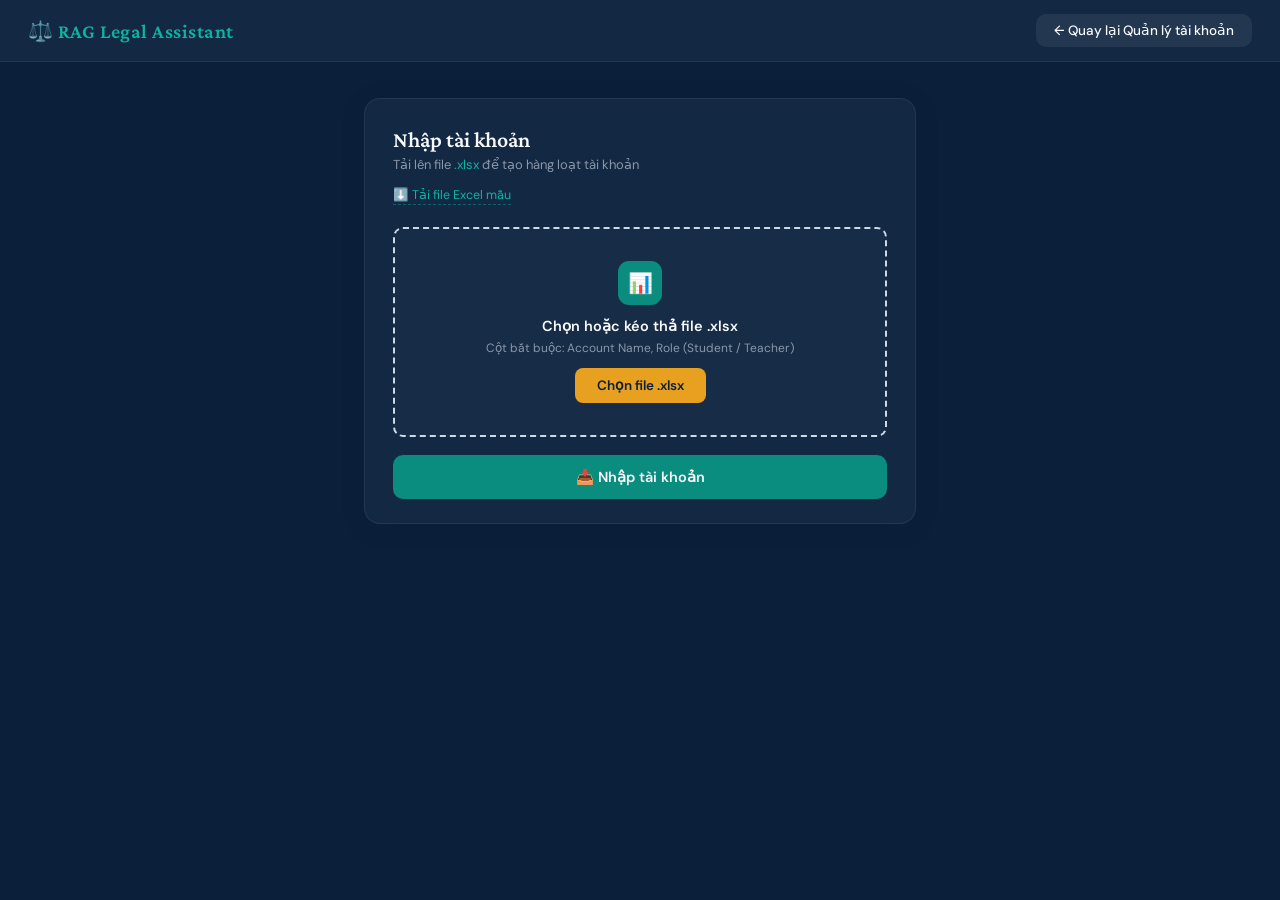
<file: templates/import_account.html>
<!DOCTYPE html>
<html lang="vi">
<head>
<meta charset="UTF-8"/>
<meta name="viewport" content="width=device-width, initial-scale=1.0"/>
<title>Nhập tài khoản – RAG Legal Assistant</title>
<link href="https://fonts.googleapis.com/css2?family=Crimson+Pro:ital,wght@0,400;0,600;1,400&family=DM+Sans:wght@300;400;500;600&display=swap" rel="stylesheet"/>
<style>
:root {
  --navy:   #0B1F3A;
  --navy2:  #132843;
  --teal:   #0A8C7E;
  --teal2:  #0DB4A2;
  --gold:   #E8A020;
  --white:  #F7F9FC;
  --gray:   #8A97A8;
  --border: #D0D9E6;
  --red:    #D63B3B;
  --green:  #1D9B6C;
  --radius: 10px;
  --shadow: 0 4px 24px rgba(11,31,58,0.13);
}
*, *::before, *::after { box-sizing: border-box; margin: 0; padding: 0; }

body {
  font-family: 'DM Sans', sans-serif;
  background: var(--navy);
  color: var(--white);
  min-height: 100vh;
  display: flex;
  flex-direction: column;
}

nav {
  display: flex;
  align-items: center;
  gap: 12px;
  padding: 14px 28px;
  background: var(--navy2);
  border-bottom: 1px solid rgba(255,255,255,0.07);
}
nav .logo {
  font-family: 'Crimson Pro', serif;
  font-size: 20px;
  font-weight: 600;
  color: var(--teal2);
  letter-spacing: .5px;
  flex: 1;
}
.btn-nav {
  display: inline-flex;
  align-items: center;
  gap: 6px;
  padding: 8px 18px;
  border-radius: var(--radius);
  font-size: 13.5px;
  font-weight: 500;
  cursor: pointer;
  text-decoration: none;
  border: none;
  transition: all .18s;
}
.btn-back { background: rgba(255,255,255,0.07); color: var(--white); }
.btn-back:hover { background: rgba(255,255,255,0.13); }

main {
  flex: 1;
  display: flex;
  align-items: flex-start;
  justify-content: center;
  padding: 36px 24px;
  max-width: 600px;
  margin: 0 auto;
  width: 100%;
}

.upload-card {
  flex: 1;
  background: var(--navy2);
  border-radius: 16px;
  padding: 28px 28px 24px;
  border: 1px solid rgba(255,255,255,0.07);
  box-shadow: var(--shadow);
}

.panel-title {
  font-family: 'Crimson Pro', serif;
  font-size: 22px;
  font-weight: 600;
  margin-bottom: 4px;
  color: var(--white);
}
.panel-subtitle {
  font-size: 13px;
  color: var(--gray);
  margin-bottom: 10px;
}
.panel-subtitle span { color: var(--teal2); }

.template-link {
  display: inline-flex;
  align-items: center;
  gap: 6px;
  font-size: 12.5px;
  color: var(--teal2);
  text-decoration: none;
  margin-bottom: 22px;
  border-bottom: 1px dashed rgba(13,180,162,0.4);
  padding-bottom: 1px;
  transition: opacity .18s;
}
.template-link:hover { opacity: .8; }

.drop-zone {
  border: 2px dashed var(--border);
  border-radius: var(--radius);
  padding: 32px 20px;
  text-align: center;
  cursor: pointer;
  transition: all .2s;
  position: relative;
  background: rgba(255,255,255,0.02);
}
.drop-zone:hover, .drop-zone.dragover {
  border-color: var(--teal2);
  background: rgba(10,140,126,0.07);
}
.drop-zone input[type=file] {
  position: absolute; inset: 0;
  opacity: 0; cursor: pointer; width: 100%; height: 100%;
}
.drop-zone .dz-icon {
  width: 44px; height: 44px;
  background: var(--teal);
  border-radius: 11px;
  display: flex; align-items: center; justify-content: center;
  margin: 0 auto 12px;
  font-size: 20px;
}
.drop-zone h2 { font-size: 14.5px; font-weight: 600; color: var(--white); margin-bottom: 5px; }
.drop-zone p  { font-size: 12px; color: var(--gray); }
.drop-zone .btn-select {
  display: inline-block;
  margin-top: 12px;
  padding: 9px 22px;
  background: var(--gold);
  color: var(--navy);
  border-radius: 8px;
  font-size: 13.5px;
  font-weight: 600;
  cursor: pointer;
  transition: opacity .18s;
}
.drop-zone .btn-select:hover { opacity: .88; }

.file-chosen {
  display: none;
  align-items: center;
  gap: 12px;
  margin-top: 12px;
  padding: 11px 13px;
  background: rgba(29,155,108,0.12);
  border-radius: 8px;
  border: 1px solid rgba(29,155,108,0.3);
}
.file-chosen .file-icon { font-size: 20px; }
.file-chosen .file-info { flex: 1; min-width: 0; }
.file-chosen .file-name { font-size: 13px; font-weight: 500; color: var(--white); white-space: nowrap; overflow: hidden; text-overflow: ellipsis; }
.file-chosen .file-size { font-size: 11px; color: var(--gray); }
.file-chosen .remove-btn { background: none; border: none; color: var(--gray); cursor: pointer; font-size: 15px; padding: 4px; transition: color .15s; }
.file-chosen .remove-btn:hover { color: var(--red); }

.global-error { display: none; background: rgba(214,59,59,0.12); border: 1px solid rgba(214,59,59,0.35); color: #FF8080; border-radius: 8px; padding: 10px 13px; font-size: 13px; margin-top: 14px; }

.btn-submit {
  width: 100%;
  padding: 13px;
  background: var(--teal);
  color: var(--white);
  border: none;
  border-radius: var(--radius);
  font-size: 14.5px;
  font-weight: 600;
  font-family: 'DM Sans', sans-serif;
  cursor: pointer;
  transition: all .2s;
  display: flex; align-items: center; justify-content: center; gap: 8px;
  margin-top: 18px;
}
.btn-submit:hover { background: var(--teal2); }
.btn-submit:disabled { opacity: .5; cursor: not-allowed; }
.btn-submit .spinner { width: 15px; height: 15px; border: 2px solid rgba(255,255,255,0.3); border-top-color: white; border-radius: 50%; animation: spin .7s linear infinite; display: none; }
@keyframes spin { to { transform: rotate(360deg); } }

.success-banner { display: none; background: rgba(29,155,108,0.12); border: 1px solid rgba(29,155,108,0.35); border-radius: 10px; padding: 14px; text-align: center; margin-top: 14px; }
.success-banner .s-icon { font-size: 26px; margin-bottom: 5px; }
.success-banner h3 { font-size: 14px; font-weight: 600; color: #4DFFB4; margin-bottom: 4px; }
.success-banner p { font-size: 12px; color: var(--gray); line-height: 1.6; white-space: pre-line; }
</style>
</head>
<body>

<nav>
  <span class="logo">⚖️ RAG Legal Assistant</span>
  <a href="/manage_accounts" class="btn-nav btn-back">← Quay lại Quản lý tài khoản</a>
</nav>

<main>
  <div class="upload-card">
    <h1 class="panel-title">Nhập tài khoản</h1>
    <p class="panel-subtitle">Tải lên file <span>.xlsx</span> để tạo hàng loạt tài khoản</p>

    <a href="/download_account_template" class="template-link">⬇️ Tải file Excel mẫu</a>

    <div class="drop-zone" id="accDropZone">
      <input type="file" id="accInput" accept=".xlsx"/>
      <div class="dz-icon">📊</div>
      <h2>Chọn hoặc kéo thả file .xlsx</h2>
      <p>Cột bắt buộc: Account Name, Role (Student / Teacher)</p>
      <div class="btn-select">Chọn file .xlsx</div>
    </div>

    <div class="file-chosen" id="accFileChosen">
      <span class="file-icon">📋</span>
      <div class="file-info">
        <div class="file-name" id="accFileName">–</div>
        <div class="file-size" id="accFileSize">–</div>
      </div>
      <button class="remove-btn" id="accRemoveFile" title="Xoá file">✕</button>
    </div>

    <div class="global-error" id="accGlobalError"></div>

    <button class="btn-submit" id="accSubmitBtn" onclick="handleAccSubmit()">
      <div class="spinner" id="accSpinner"></div>
      <span id="accBtnText">📥 Nhập tài khoản</span>
    </button>

    <div class="success-banner" id="accSuccessBanner">
      <div class="s-icon">✅</div>
      <h3>Nhập hoàn tất!</h3>
      <p id="accSuccessMsg"></p>
      <button class="btn-submit" id="accErrorBtn" style="display:none; background: var(--red); margin-top: 12px;" onclick="downloadAccErrors()">
        ⚠️ Tải tài khoản lỗi
      </button>
    </div>
  </div>
</main>

<script>
let accSelectedFile = null;
let accErrorReportB64 = null;

const accDropZone   = document.getElementById('accDropZone');
const accInput      = document.getElementById('accInput');
const accFileChosen = document.getElementById('accFileChosen');

accInput.addEventListener('change', e => { if (e.target.files[0]) setAccFile(e.target.files[0]); });
document.getElementById('accRemoveFile').addEventListener('click', () => {
  accSelectedFile = null;
  accInput.value  = '';
  accFileChosen.style.display = 'none';
  accDropZone.style.display   = 'block';
});

accDropZone.addEventListener('dragover', e => { e.preventDefault(); accDropZone.classList.add('dragover'); });
accDropZone.addEventListener('dragleave', () => accDropZone.classList.remove('dragover'));
accDropZone.addEventListener('drop', e => {
  e.preventDefault();
  accDropZone.classList.remove('dragover');
  const f = e.dataTransfer.files[0];
  if (f && f.name.endsWith('.xlsx')) setAccFile(f);
  else alert('Vui lòng chỉ tải lên file .xlsx!');
});

function setAccFile(f) {
  accSelectedFile = f;
  document.getElementById('accFileName').textContent = f.name;
  document.getElementById('accFileSize').textContent = (f.size / 1024 / 1024).toFixed(2) + ' MB';
  accFileChosen.style.display = 'flex';
  accDropZone.style.display   = 'none';
  document.getElementById('accGlobalError').style.display = 'none';
}

async function handleAccSubmit() {
  const errEl = document.getElementById('accGlobalError');
  errEl.style.display = 'none';

  if (!accSelectedFile) {
    errEl.textContent = '⚠️ Vui lòng chọn file .xlsx';
    errEl.style.display = 'block';
    return;
  }

  const btn = document.getElementById('accSubmitBtn');
  btn.disabled = true;
  document.getElementById('accSpinner').style.display = 'block';
  document.getElementById('accBtnText').textContent   = 'Đang xử lý…';

  const fd = new FormData();
  fd.append('account_file', accSelectedFile);

  try {
    const res  = await fetch('/import_account', { method: 'POST', body: fd });
    const data = await res.json();
    if (data.status === 'ok') {
      document.getElementById('accSuccessBanner').style.display = 'block';
      document.getElementById('accSuccessMsg').textContent = data.message;
      btn.style.display = 'none';

      if (data.has_errors && data.error_report_b64) {
        accErrorReportB64 = data.error_report_b64;
        document.getElementById('accErrorBtn').style.display = 'inline-flex';
      }
    } else {
      throw new Error(data.message || 'Lỗi máy chủ');
    }
  } catch (err) {
    errEl.textContent = '❌ Lỗi: ' + err.message; errEl.style.display = 'block';
    btn.disabled = false;
    document.getElementById('accSpinner').style.display = 'none';
    document.getElementById('accBtnText').textContent   = '📥 Nhập tài khoản';
  }
}

function downloadAccErrors() {
  if (!accErrorReportB64) return;
  const bytes = Uint8Array.from(atob(accErrorReportB64), c => c.charCodeAt(0));
  const blob  = new Blob([bytes], { type: 'application/vnd.openxmlformats-officedocument.spreadsheetml.sheet' });
  const url   = URL.createObjectURL(blob);
  const a     = document.createElement('a');
  a.href = url;
  a.download = 'tai_khoan_loi.xlsx';
  document.body.appendChild(a);
  a.click();
  a.remove();
  URL.revokeObjectURL(url);
}
</script>
</body>
</html>
</file>
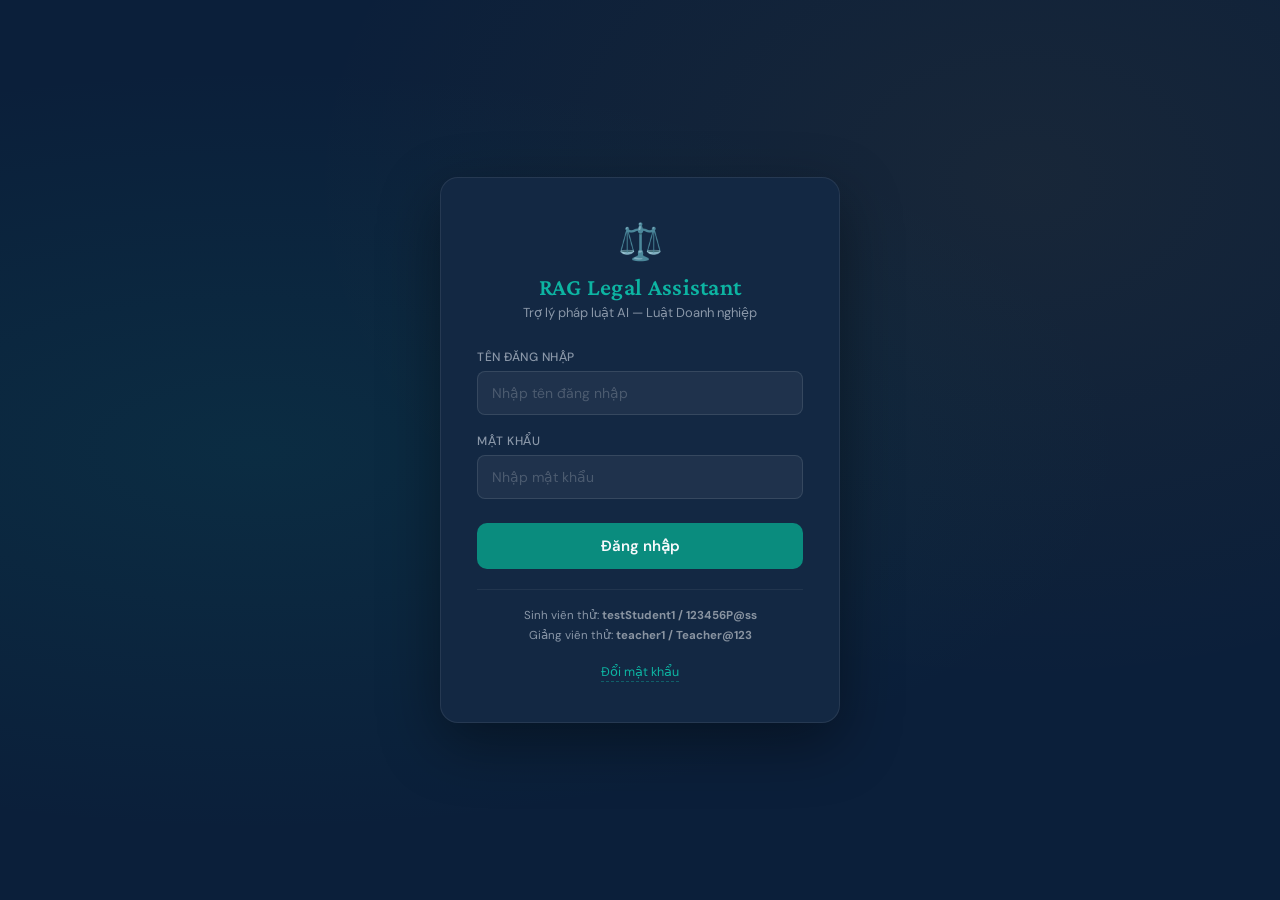
<file: templates/login.html>
<!DOCTYPE html>
<html lang="vi">
<head>
<meta charset="UTF-8"/>
<meta name="viewport" content="width=device-width,initial-scale=1.0"/>
<title>Đăng nhập – RAG Legal Assistant</title>
<link href="https://fonts.googleapis.com/css2?family=Crimson+Pro:ital,wght@0,400;0,600;1,400&family=DM+Sans:wght@300;400;500;600&display=swap" rel="stylesheet"/>
<style>
:root {
  --navy:  #0B1F3A; --navy2: #132843;
  --teal:  #0A8C7E; --teal2: #0DB4A2;
  --gold:  #E8A020; --white: #F7F9FC;
  --gray:  #8A97A8; --border:#D0D9E6;
  --red:   #D63B3B; --radius:10px;
}
*{box-sizing:border-box;margin:0;padding:0;}
html,body{height:100%;font-family:'DM Sans',sans-serif;}
body{
  background:var(--navy);
  display:grid;place-items:center;min-height:100vh;
  background-image: radial-gradient(ellipse at 20% 50%, rgba(10,140,126,0.12) 0%, transparent 60%),
                    radial-gradient(ellipse at 80% 20%, rgba(232,160,32,0.06) 0%, transparent 50%);
}
.card{
  background:var(--navy2);
  border:1px solid rgba(255,255,255,0.08);
  border-radius:18px;
  padding:40px 36px;
  width:100%;max-width:400px;
  box-shadow:0 20px 60px rgba(0,0,0,0.4);
}
.logo{
  text-align:center;margin-bottom:28px;
}
.logo .icon{font-size:36px;margin-bottom:8px;}
.logo h1{
  font-family:'Crimson Pro',serif;
  font-size:24px;font-weight:600;
  color:var(--teal2);letter-spacing:.3px;
}
.logo p{font-size:13px;color:var(--gray);margin-top:4px;}

label{
  display:block;font-size:12px;font-weight:500;
  color:var(--gray);text-transform:uppercase;letter-spacing:.5px;
  margin-bottom:6px;margin-top:18px;
}
input{
  width:100%;padding:12px 14px;
  background:rgba(255,255,255,0.05);
  border:1.5px solid rgba(255,255,255,0.1);
  border-radius:8px;color:var(--white);
  font-size:14px;font-family:'DM Sans',sans-serif;
  transition:border-color .18s;
}
input:focus{outline:none;border-color:var(--teal2);background:rgba(255,255,255,0.07);}
input::placeholder{color:rgba(255,255,255,0.2);}

.btn-login{
  width:100%;margin-top:24px;
  padding:13px;background:var(--teal);
  color:var(--white);border:none;border-radius:var(--radius);
  font-size:15px;font-weight:600;font-family:'DM Sans',sans-serif;
  cursor:pointer;transition:background .18s;
}
.btn-login:hover{background:var(--teal2);}

.error-msg{
  display:none;margin-top:14px;
  background:rgba(214,59,59,0.12);
  border:1px solid rgba(214,59,59,0.3);
  color:#FF8080;border-radius:8px;
  padding:10px 14px;font-size:13px;text-align:center;
}
.hint{
  margin-top:20px;padding-top:16px;
  border-top:1px solid rgba(255,255,255,0.06);
  font-size:11.5px;color:var(--gray);text-align:center;line-height:1.7;
}
.hint strong{color:rgba(255,255,255,0.5);}

.toggle-link{
  display:block;text-align:center;margin-top:18px;
  font-size:12.5px;color:var(--teal2);cursor:pointer;
  text-decoration:none;border-bottom:1px dashed rgba(13,180,162,0.4);
  padding-bottom:1px;width:fit-content;margin-left:auto;margin-right:auto;
}
.toggle-link:hover{opacity:.8;}

.panel{display:none;}
.panel.active{display:block;}

.pw-hint{font-size:11px;color:var(--gray);margin-top:6px;line-height:1.5;}
.success-msg{
  display:none;margin-top:14px;
  background:rgba(29,155,108,0.12);
  border:1px solid rgba(29,155,108,0.3);
  color:#4DFFB4;border-radius:8px;
  padding:10px 14px;font-size:13px;text-align:center;
}
</style>
</head>
<body>
<div class="card">
  <div class="logo">
    <div class="icon">⚖️</div>
    <h1>RAG Legal Assistant</h1>
    <p>Trợ lý pháp luật AI — Luật Doanh nghiệp</p>
  </div>

  <!-- ══ LOGIN PANEL ══ -->
  <div class="panel active" id="panelLogin">
    <form id="loginForm">
      <label>Tên đăng nhập</label>
      <input type="text" id="username" placeholder="Nhập tên đăng nhập" required/>

      <label>Mật khẩu</label>
      <input type="password" id="password" placeholder="Nhập mật khẩu" required/>

      <button type="submit" class="btn-login">Đăng nhập</button>
    </form>

    <div class="error-msg" id="errMsg">❌ Sai tên đăng nhập hoặc mật khẩu</div>

    <div class="hint">
      Sinh viên thử: <strong>testStudent1 / 123456P@ss</strong><br/>
      Giảng viên thử: <strong>teacher1 / Teacher@123</strong>
    </div>

    <span class="toggle-link" onclick="showPanel('changePw')">Đổi mật khẩu</span>
  </div>

  <!-- ══ CHANGE PASSWORD PANEL ══ -->
  <div class="panel" id="panelChangePw">
    <form id="changePwForm">
      <label>Tên đăng nhập</label>
      <input type="text" id="cpUsername" placeholder="Nhập tên đăng nhập" required/>

      <label>Mật khẩu cũ</label>
      <input type="password" id="cpOldPassword" placeholder="Nhập mật khẩu cũ" required/>

      <label>Mật khẩu mới</label>
      <input type="password" id="cpNewPassword" placeholder="Nhập mật khẩu mới" required/>
      <div class="pw-hint">Tối thiểu 8 ký tự, gồm chữ hoa, chữ thường, số và ký tự đặc biệt.</div>

      <label>Xác nhận mật khẩu mới</label>
      <input type="password" id="cpConfirmPassword" placeholder="Nhập lại mật khẩu mới" required/>

      <button type="submit" class="btn-login">Đổi mật khẩu</button>
    </form>

    <div class="error-msg" id="cpErrMsg"></div>
    <div class="success-msg" id="cpSuccessMsg"></div>

    <span class="toggle-link" onclick="showPanel('login')">← Quay lại đăng nhập</span>
  </div>
</div>

<script>
function showPanel(name) {
  document.getElementById('panelLogin').classList.toggle('active', name === 'login');
  document.getElementById('panelChangePw').classList.toggle('active', name === 'changePw');
  document.getElementById('errMsg').style.display = 'none';
  document.getElementById('cpErrMsg').style.display = 'none';
  document.getElementById('cpSuccessMsg').style.display = 'none';
}

document.getElementById("loginForm").addEventListener("submit", async function(e) {
  e.preventDefault();
  const username = document.getElementById("username").value;
  const password = document.getElementById("password").value;
  const errEl = document.getElementById("errMsg");
  errEl.style.display = "none";

  try {
    const res  = await fetch("/login", {
      method: "POST",
      headers: {"Content-Type":"application/json"},
      body: JSON.stringify({ student_name: username, password })
    });
    const data = await res.json();
    if (data.status === "success") {
      window.location.href = "/";
    } else {
      errEl.textContent = data.message ? "❌ " + data.message : "❌ Sai tên đăng nhập hoặc mật khẩu";
      errEl.style.display = "block";
    }
  } catch(err) {
    errEl.textContent = "❌ Lỗi kết nối server";
    errEl.style.display = "block";
  }
});

const PASSWORD_RE = /^(?=.*[a-z])(?=.*[A-Z])(?=.*\d)(?=.*[^A-Za-z0-9]).{8,}$/;

document.getElementById("changePwForm").addEventListener("submit", async function(e) {
  e.preventDefault();
  const username        = document.getElementById("cpUsername").value.trim();
  const oldPassword     = document.getElementById("cpOldPassword").value;
  const newPassword     = document.getElementById("cpNewPassword").value;
  const confirmPassword = document.getElementById("cpConfirmPassword").value;
  const errEl     = document.getElementById("cpErrMsg");
  const successEl = document.getElementById("cpSuccessMsg");
  errEl.style.display = "none";
  successEl.style.display = "none";

  if (newPassword !== confirmPassword) {
    errEl.textContent = "❌ Mật khẩu mới và xác nhận mật khẩu không khớp.";
    errEl.style.display = "block";
    return;
  }
  if (!PASSWORD_RE.test(newPassword)) {
    errEl.textContent = "❌ Mật khẩu mới cần tối thiểu 8 ký tự, gồm chữ hoa, chữ thường, số và ký tự đặc biệt.";
    errEl.style.display = "block";
    return;
  }

  try {
    const res  = await fetch("/change_password", {
      method: "POST",
      headers: {"Content-Type":"application/json"},
      body: JSON.stringify({
        username, old_password: oldPassword,
        new_password: newPassword, confirm_password: confirmPassword
      })
    });
    const data = await res.json();
    if (data.status === "ok") {
      successEl.textContent = "✅ " + data.message;
      successEl.style.display = "block";
      document.getElementById("changePwForm").reset();
    } else {
      errEl.textContent = "❌ " + (data.message || "Đổi mật khẩu thất bại.");
      errEl.style.display = "block";
    }
  } catch(err) {
    errEl.textContent = "❌ Lỗi kết nối server";
    errEl.style.display = "block";
  }
});
</script>
</body>
</html>
</file>
